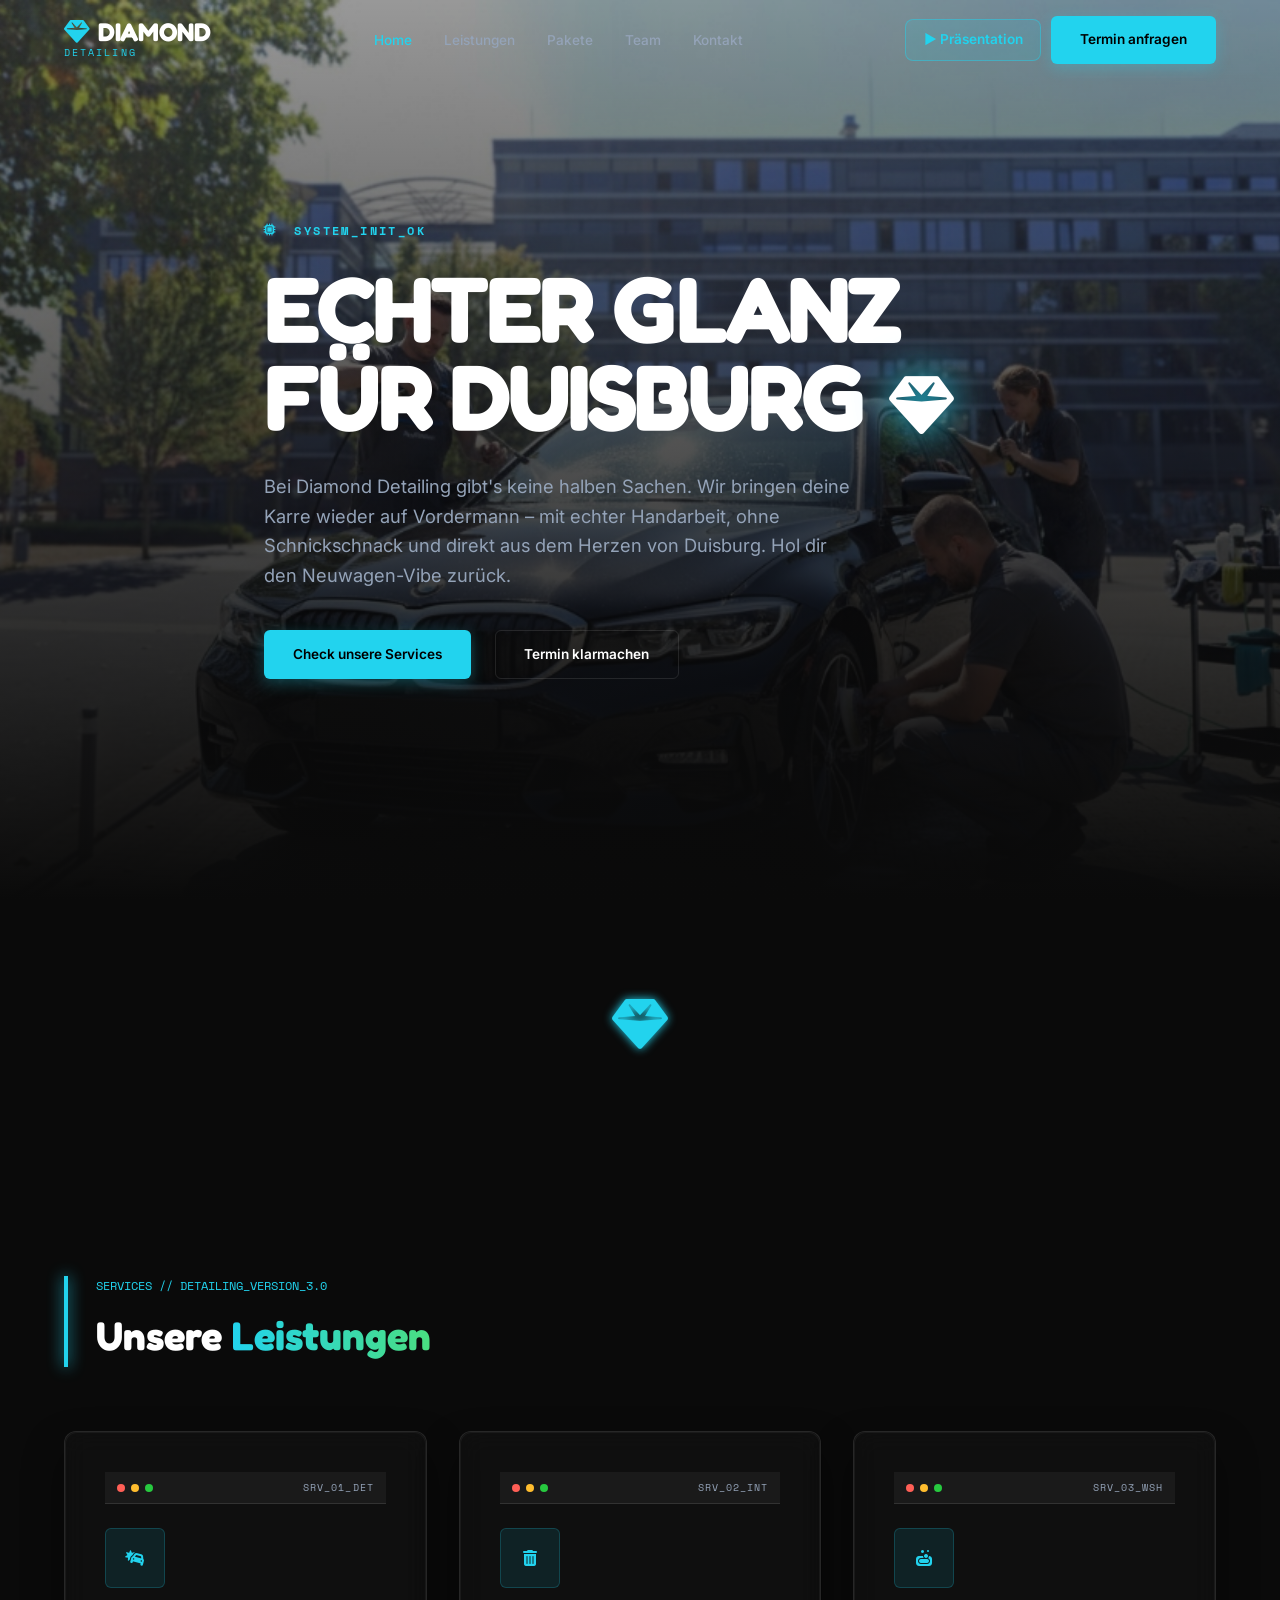
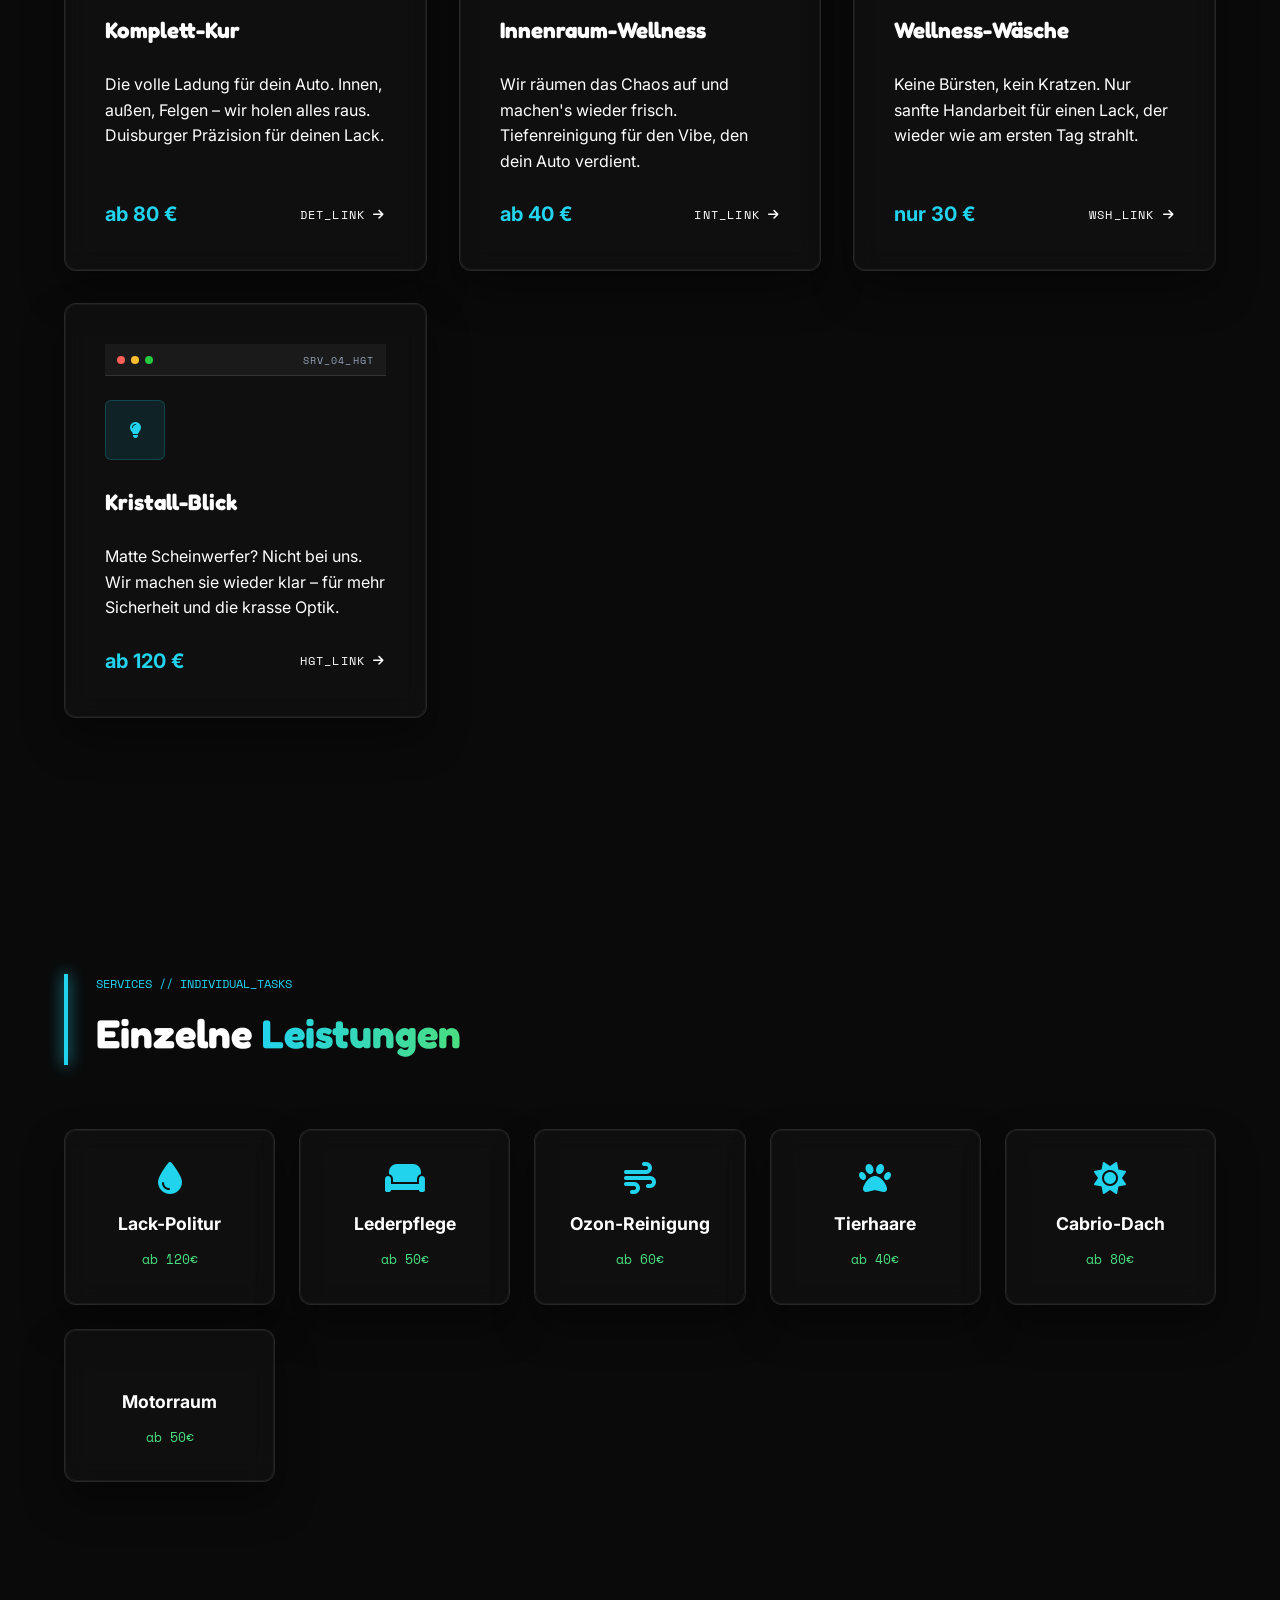
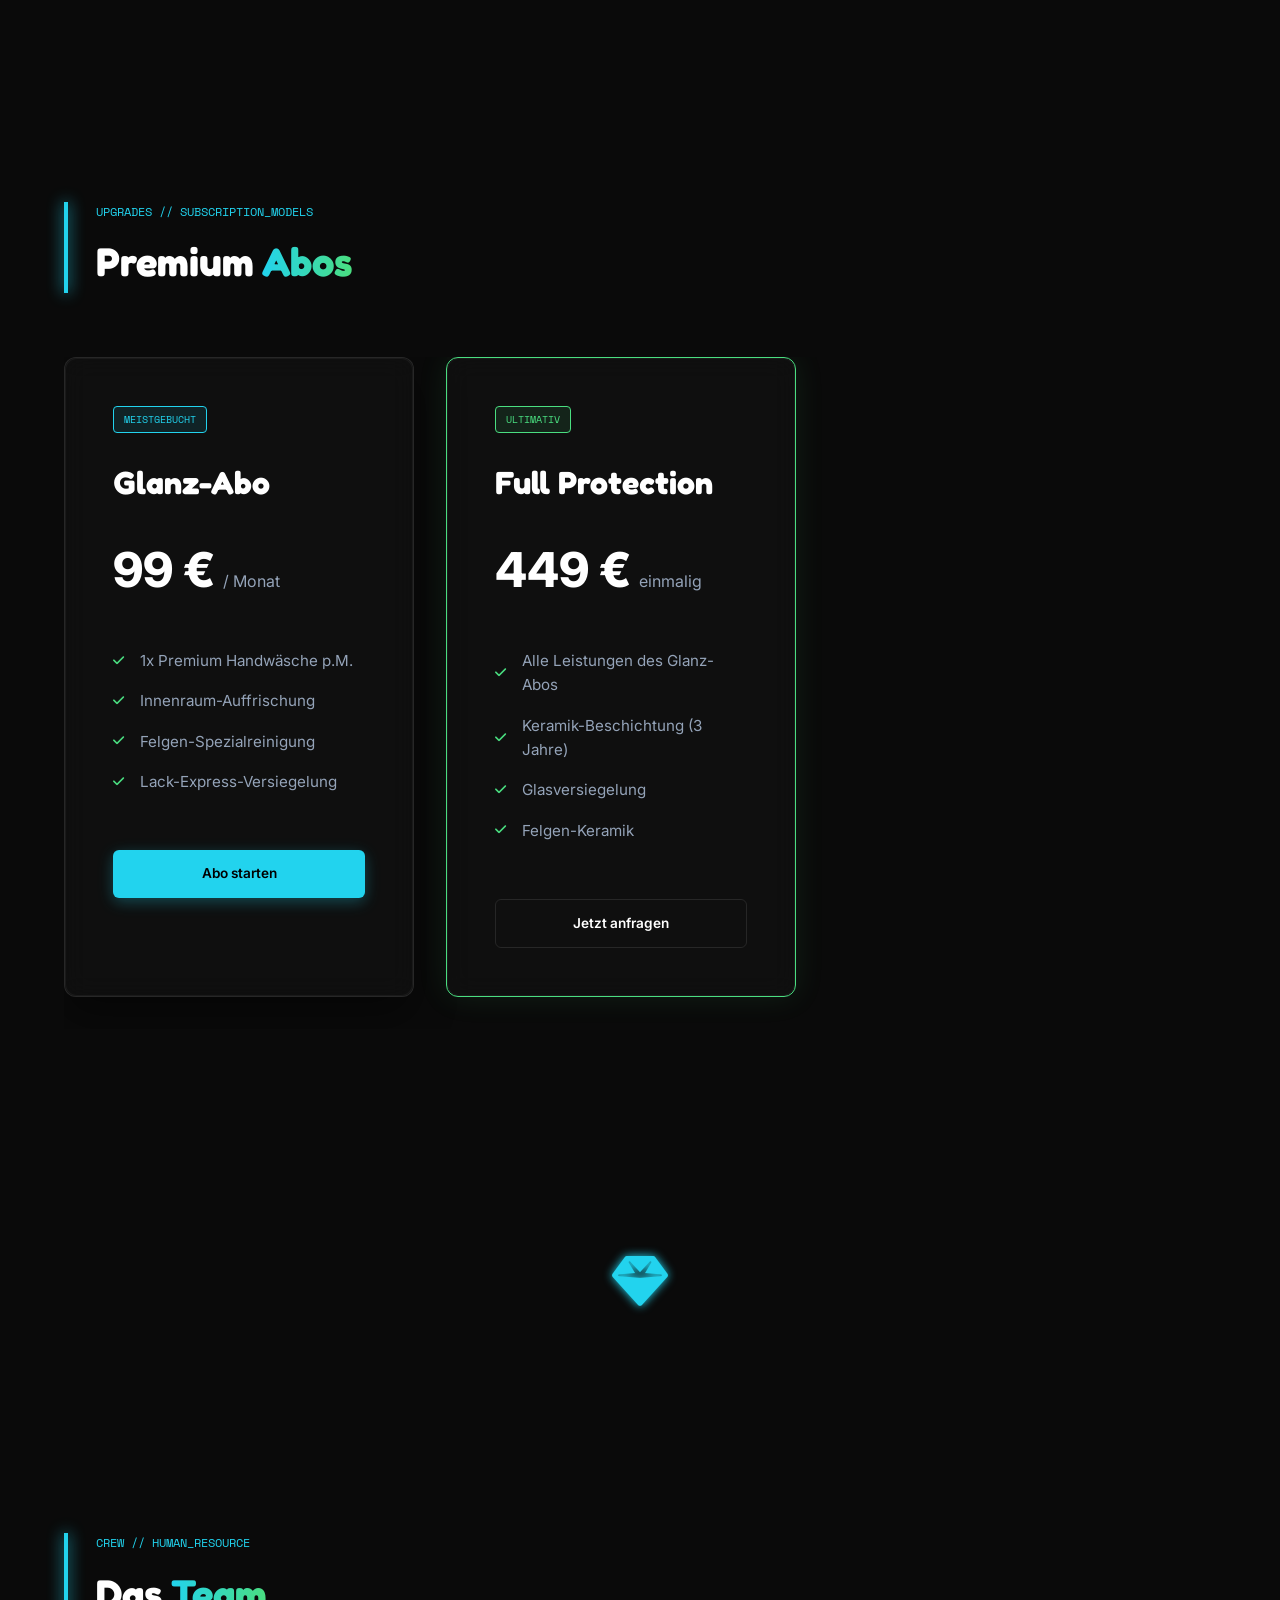
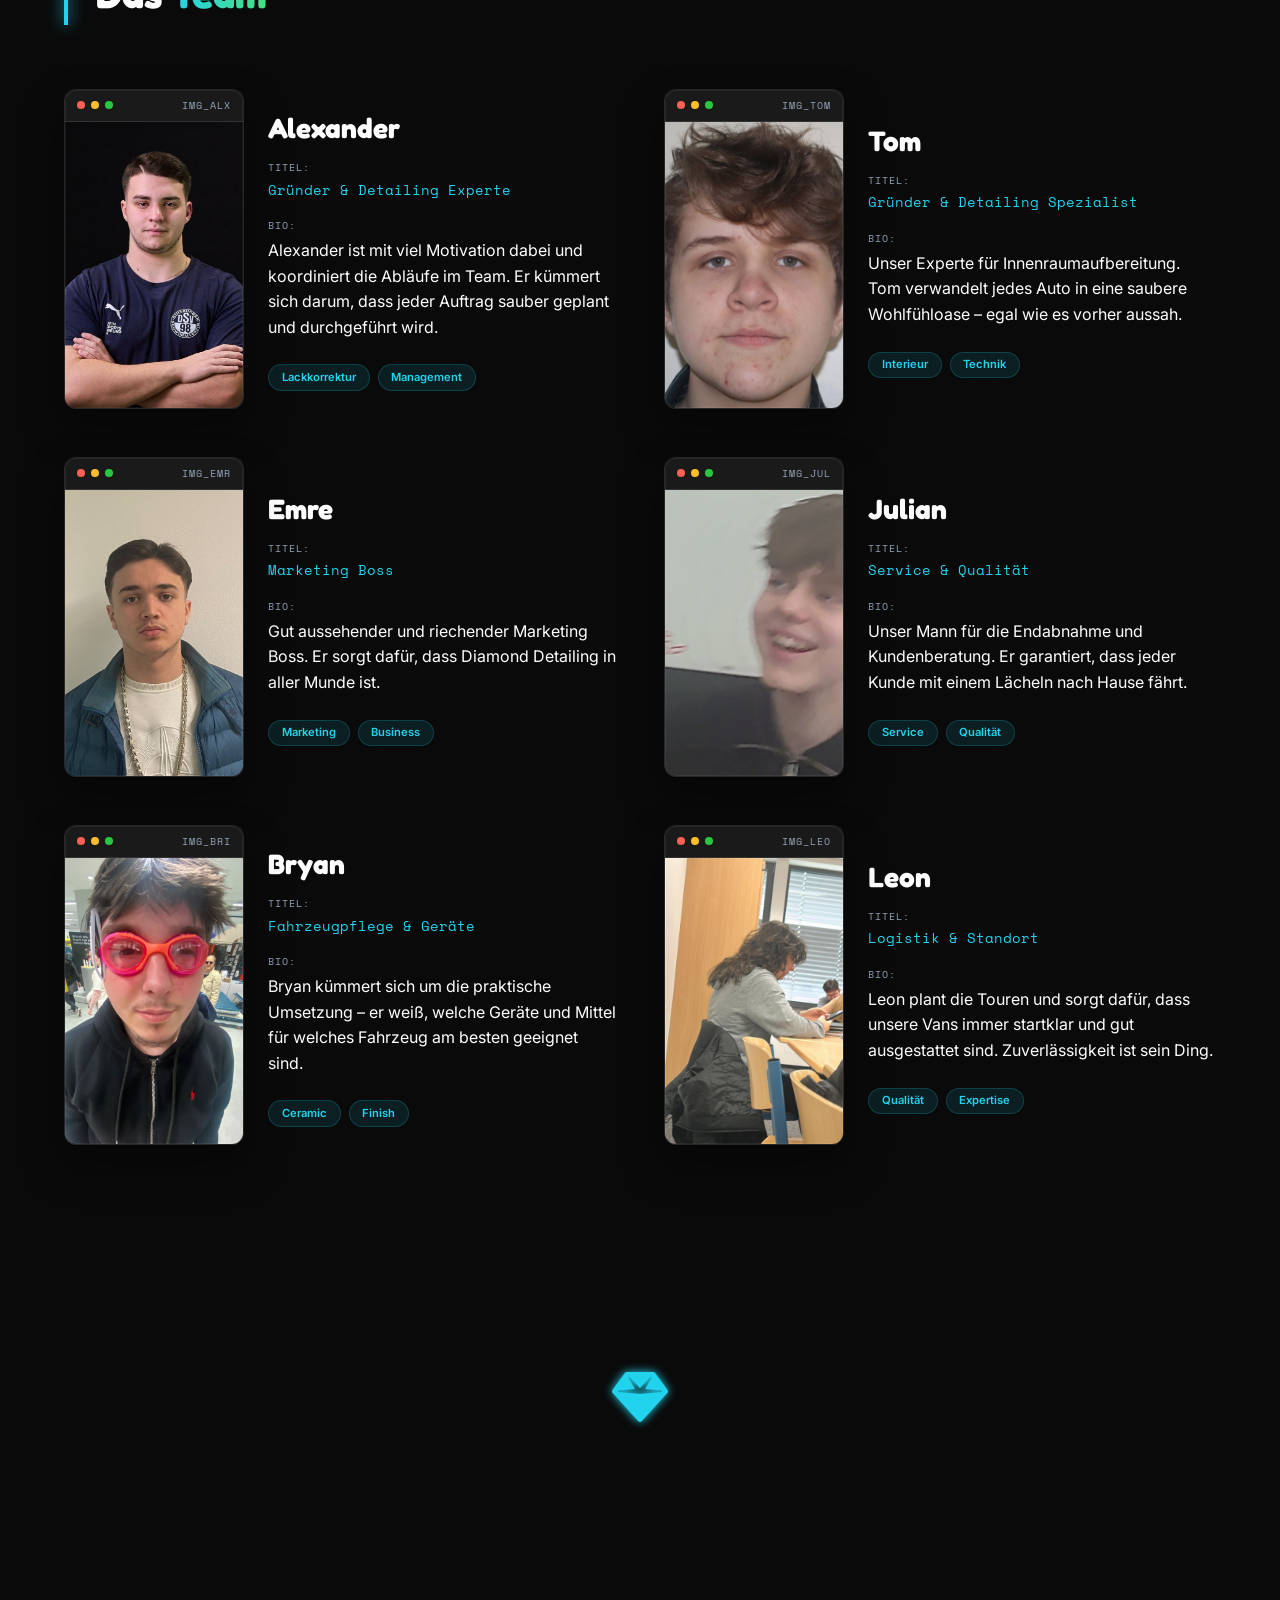
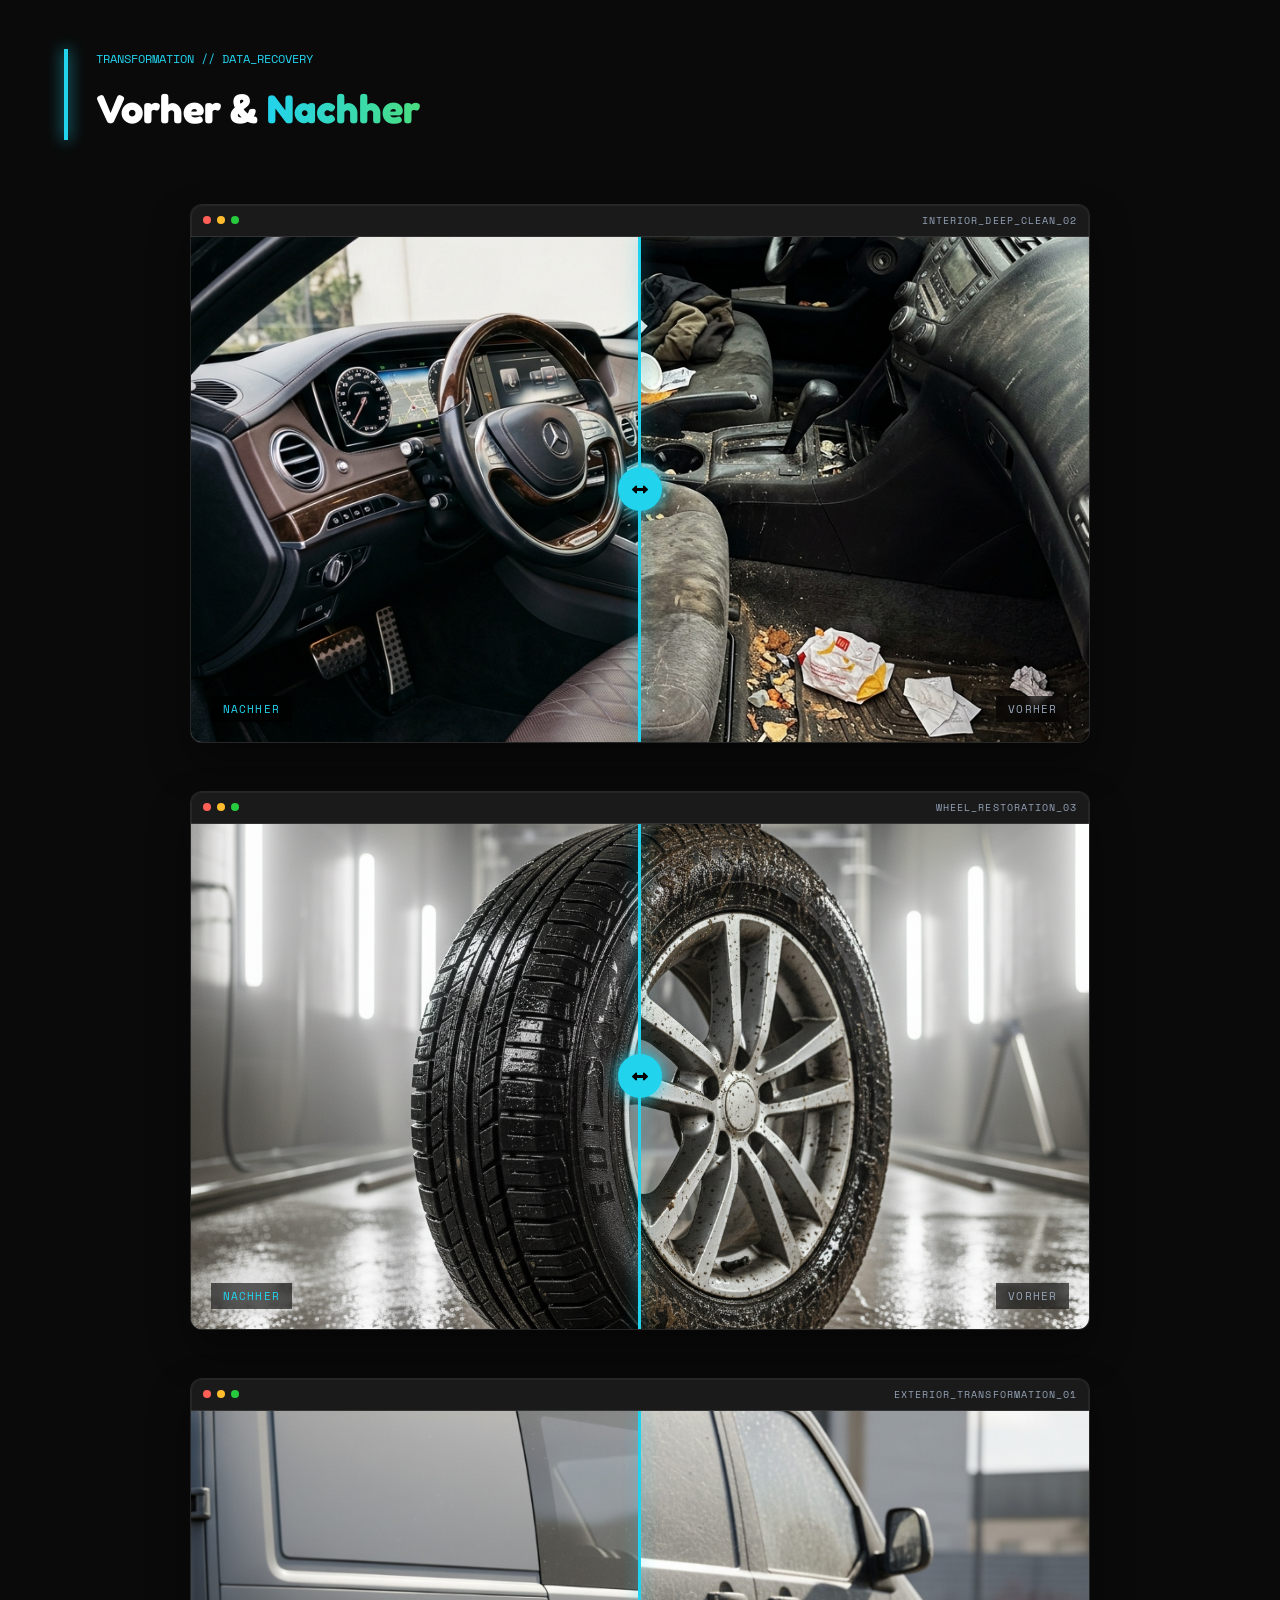
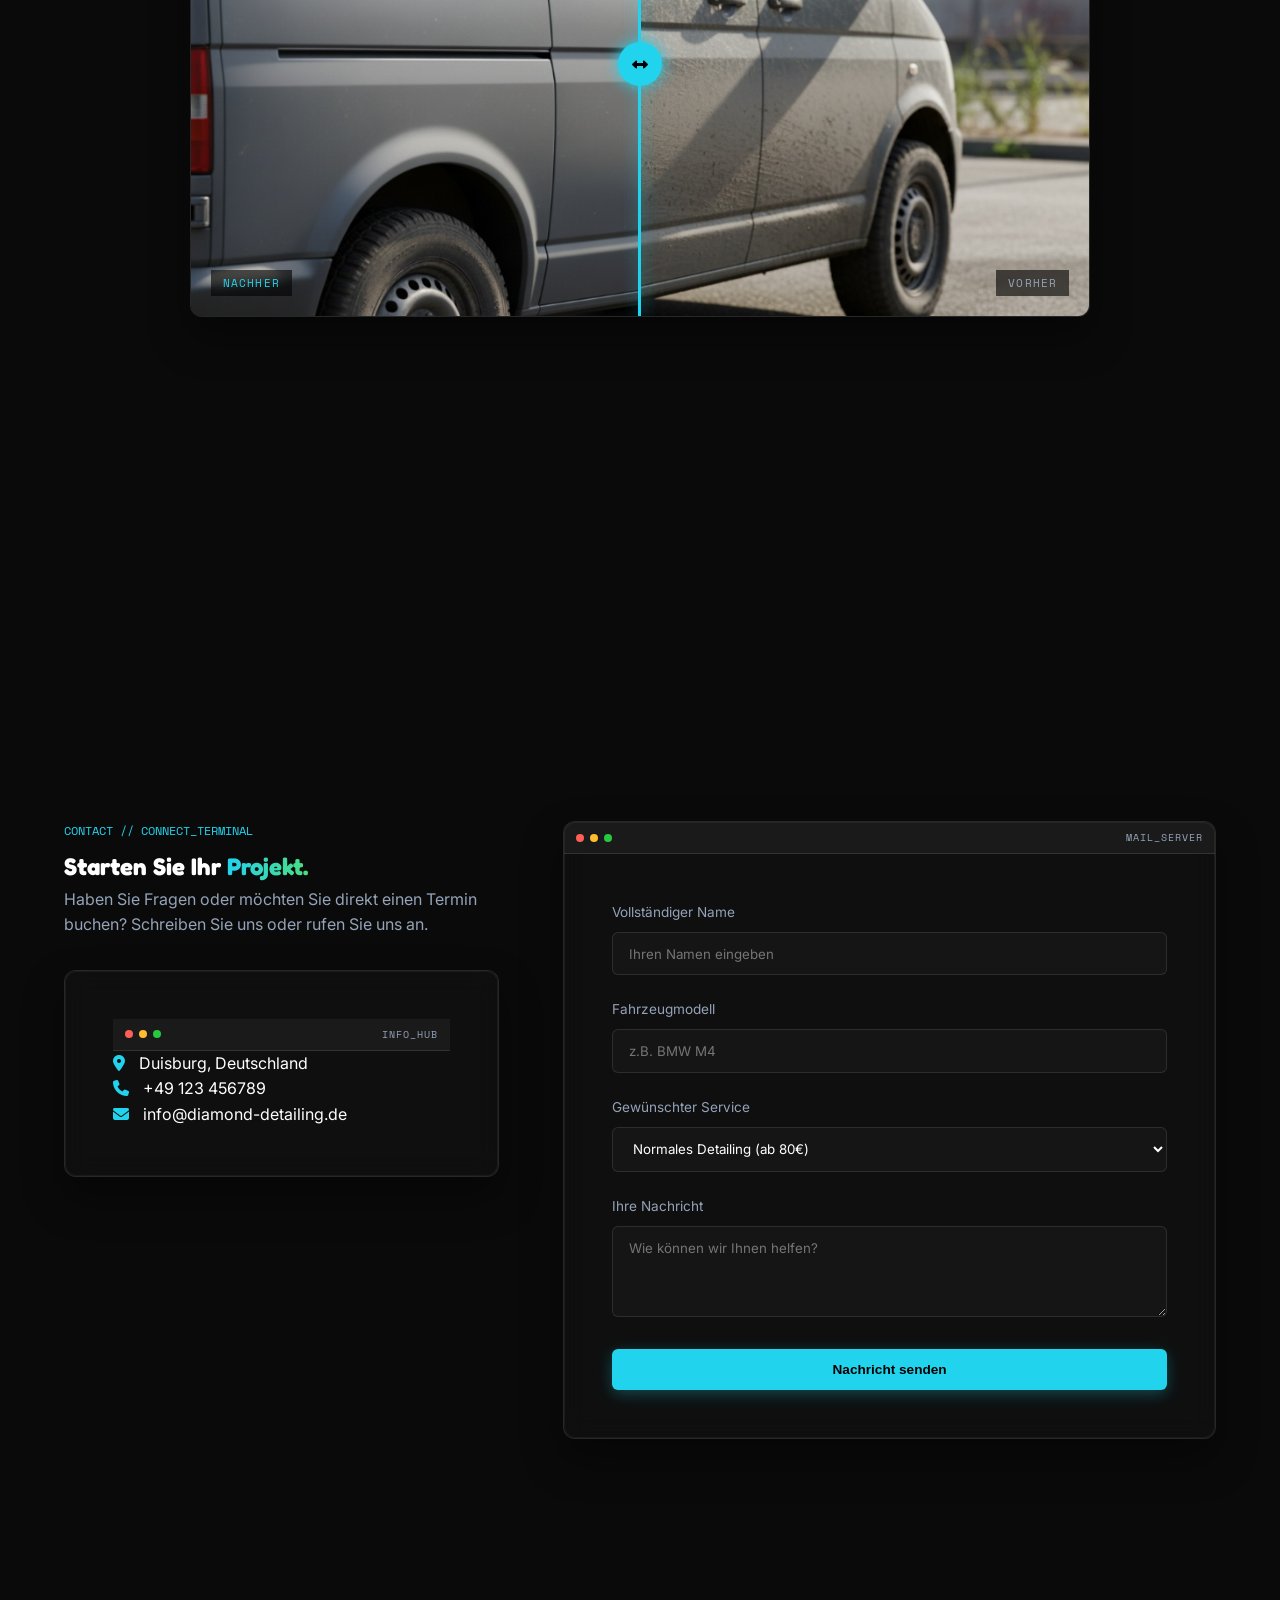
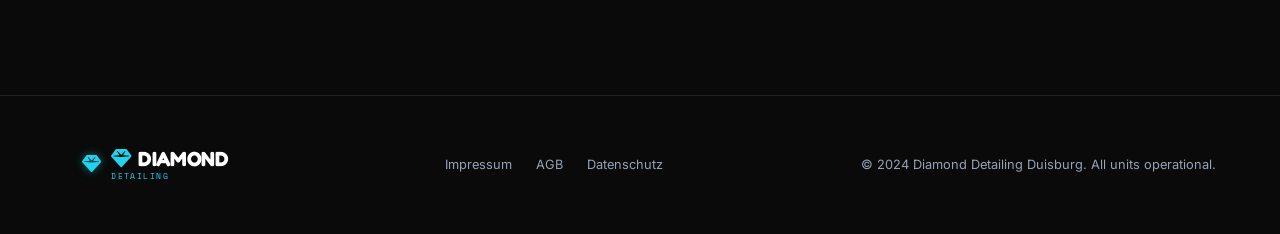
<file: index.html>
<!DOCTYPE html>
<html lang="de">

<head>
    <meta charset="UTF-8">
    <meta name="viewport" content="width=device-width, initial-scale=1.0">
    <title>Diamond Detailing | Premium Fahrzeugaufbereitung Duisburg</title>
    <meta name="description"
        content="Professionelle Fahrzeugaufbereitung in Duisburg. Diamond Detailing bietet Innenraum-Tiefenreinigung, Lackkorrektur und Scheinwerfer-Aufbereitung ab 80€.">
    <link rel="stylesheet" href="style.css">
    <!-- Font Awesome for Icons -->
    <link rel="stylesheet" href="https://cdnjs.cloudflare.com/ajax/libs/font-awesome/6.4.0/css/all.min.css">
</head>

<body>

    <!-- Background Animation -->
    <div class="bg-waves">
        <div class="wave-pattern"></div>
    </div>

    <div class="transition-overlay"></div>

    <!-- NAVIGATION -->
    <nav id="mainNav">
        <div class="container nav-content">
            <a href="#" class="logo">
                <div class="logo-text">
                    <span class="logo-main">DIAMOND</span>
                    <span class="logo-sub">DETAILING</span>
                </div>
            </a>
            <ul class="nav-links">
                <li><a href="#home" class="active">Home</a></li>
                <li><a href="#services">Leistungen</a></li>
                <li><a href="#packages">Pakete</a></li>
                <li><a href="#team">Team</a></li>
                <li><a href="#contact">Kontakt</a></li>
            </ul>
            <div class="mobile-toggle" id="mobileToggle">
                <span></span>
                <span></span>
                <span></span>
            </div>
            <div style="display:flex;gap:10px;align-items:center;">
                <a href="praesentation.html" target="_blank" class="btn" style="background:rgba(34,211,238,0.12);border:1px solid rgba(34,211,238,0.45);color:#22d3ee;padding:0.55rem 1.1rem;border-radius:8px;font-size:0.85rem;font-weight:600;display:flex;align-items:center;gap:6px;transition:all 0.3s;text-decoration:none;" onmouseover="this.style.background='rgba(34,211,238,0.22)';this.style.boxShadow='0 0 18px rgba(34,211,238,0.35)'" onmouseout="this.style.background='rgba(34,211,238,0.12)';this.style.boxShadow='none'">&#9654; Präsentation</a>
                <a href="#contact" class="btn btn-primary nav-cta">Termin anfragen</a>
            </div>
        </div>
    </nav>

    <!-- HERO SECTION -->
    <section class="hero" id="home">
        <div class="hero-bg">
            <img src="hero_bmw.jpg" alt="Diamond Detailing BMW" class="hero-img">
            <div class="hero-overlay"></div>
            <div class="hero-hud">
                <div class="hero-scanline"></div>
            </div>
        </div>
        <div class="container hero-content">
            <div class="hero-label mono reveal">
                <i class="fa-solid fa-microchip"></i> <span>SYSTEM_INIT_OK</span>
            </div>
            <h1 class="reveal">Echter Glanz für Duisburg <i class="fa-solid fa-gem"></i></h1>
            <p class="reveal">Bei Diamond Detailing gibt's keine halben Sachen. Wir bringen deine Karre wieder auf
                Vordermann – mit echter Handarbeit, ohne Schnickschnack und direkt aus dem Herzen von Duisburg. Hol dir
                den Neuwagen-Vibe zurück.</p>
            <div class="hero-actions reveal">
                <a href="#services" class="btn btn-primary">Check unsere Services</a>
                <a href="#contact" class="btn btn-outline">Termin klarmachen</a>
            </div>
        </div>
    </section>

    <!-- SERVICES -->
    <div class="diamond-divider reveal"><i class="fa-solid fa-gem"></i></div>
    <section class="services" id="services">
        <div class="container">
            <div class="section-header reveal">
                <span class="section-tag">SERVICES // DETAILING_VERSION_3.0</span>
                <h2>Unsere <span class="text-gradient">Leistungen</span></h2>
            </div>

            <div class="services-grid">
                <!-- Service 1 -->
                <a href="services/detailing.html" class="window-frame service-card reveal">
                    <div class="window-header">
                        <div class="window-dot dot-red"></div>
                        <div class="window-dot dot-yellow"></div>
                        <div class="window-dot dot-green"></div>
                        <div class="window-title">SRV_01_DET</div>
                    </div>
                    <div class="service-icon-wrap">
                        <i class="fa-solid fa-car-burst"></i>
                    </div>
                    <h3>Komplett-Kur</h3>
                    <p>Die volle Ladung für dein Auto. Innen, außen, Felgen – wir holen alles raus. Duisburger Präzision
                        für deinen Lack.</p>
                    <div class="service-footer">
                        <span class="service-price">ab 80 €</span>
                        <span class="mono">DET_LINK <i class="fa-solid fa-arrow-right"></i></span>
                    </div>
                </a>

                <!-- Service 2 -->
                <a href="services/interior.html" class="window-frame service-card reveal">
                    <div class="window-header">
                        <div class="window-dot dot-red"></div>
                        <div class="window-dot dot-yellow"></div>
                        <div class="window-dot dot-green"></div>
                        <div class="window-title">SRV_02_INT</div>
                    </div>
                    <div class="service-icon-wrap">
                        <i class="fa-solid fa-trash-can"></i>
                    </div>
                    <h3>Innenraum-Wellness</h3>
                    <p>Wir räumen das Chaos auf und machen's wieder frisch. Tiefenreinigung für den Vibe, den dein Auto
                        verdient.</p>
                    <div class="service-footer">
                        <span class="service-price">ab 40 €</span>
                        <span class="mono">INT_LINK <i class="fa-solid fa-arrow-right"></i></span>
                    </div>
                </a>

                <!-- Service 3 -->
                <a href="services/wash.html" class="window-frame service-card reveal">
                    <div class="window-header">
                        <div class="window-dot dot-red"></div>
                        <div class="window-dot dot-yellow"></div>
                        <div class="window-dot dot-green"></div>
                        <div class="window-title">SRV_03_WSH</div>
                    </div>
                    <div class="service-icon-wrap">
                        <i class="fa-solid fa-soap"></i>
                    </div>
                    <h3>Wellness-Wäsche</h3>
                    <p>Keine Bürsten, kein Kratzen. Nur sanfte Handarbeit für einen Lack, der wieder wie am ersten Tag
                        strahlt.</p>
                    <div class="service-footer">
                        <span class="service-price">nur 30 €</span>
                        <span class="mono">WSH_LINK <i class="fa-solid fa-arrow-right"></i></span>
                    </div>
                </a>

                <!-- Service 4 -->
                <a href="services/headlights.html" class="window-frame service-card reveal">
                    <div class="window-header">
                        <div class="window-dot dot-red"></div>
                        <div class="window-dot dot-yellow"></div>
                        <div class="window-dot dot-green"></div>
                        <div class="window-title">SRV_04_HGT</div>
                    </div>
                    <div class="service-icon-wrap">
                        <i class="fa-solid fa-lightbulb"></i>
                    </div>
                    <h3>Kristall-Blick</h3>
                    <p>Matte Scheinwerfer? Nicht bei uns. Wir machen sie wieder klar – für mehr Sicherheit und die
                        krasse Optik.</p>
                    <div class="service-footer">
                        <span class="service-price">ab 120 €</span>
                        <span class="mono">HGT_LINK <i class="fa-solid fa-arrow-right"></i></span>
                    </div>
                </a>
            </div>
        </div>
    </section>

    <!-- SINGLE SERVICES -->
    <section class="single-services" id="individual">
        <div class="container">
            <div class="section-header reveal">
                <span class="section-tag">SERVICES // INDIVIDUAL_TASKS</span>
                <h2>Einzelne <span class="text-gradient">Leistungen</span></h2>
            </div>
            <div class="services-mini-grid">
                <div class="mini-card window-frame reveal">
                    <i class="fa-solid fa-droplet"></i>
                    <h4>Lack-Politur</h4>
                    <span>ab 120€</span>
                </div>
                <div class="mini-card window-frame reveal">
                    <i class="fa-solid fa-couch"></i>
                    <h4>Lederpflege</h4>
                    <span>ab 50€</span>
                </div>
                <div class="mini-card window-frame reveal">
                    <i class="fa-solid fa-wind"></i>
                    <h4>Ozon-Reinigung</h4>
                    <span>ab 60€</span>
                </div>
                <div class="mini-card window-frame reveal">
                    <i class="fa-solid fa-paw"></i>
                    <h4>Tierhaare</h4>
                    <span>ab 40€</span>
                </div>
                <div class="mini-card window-frame reveal">
                    <i class="fa-solid fa-sun"></i>
                    <h4>Cabrio-Dach</h4>
                    <span>ab 80€</span>
                </div>
                <div class="mini-card window-frame reveal">
                    <i class="fa-solid fa-engine"></i>
                    <h4>Motorraum</h4>
                    <span>ab 50€</span>
                </div>
            </div>
        </div>
    </section>

    <!-- SUBSCRIPTIONS SLIDER -->
    <section class="subscriptions" id="packages">
        <div class="container">
            <div class="section-header reveal">
                <span class="section-tag">UPGRADES // SUBSCRIPTION_MODELS</span>
                <h2>Premium <span class="text-gradient">Abos</span></h2>
            </div>
            <div class="abo-slider-wrap reveal">
                <div class="abo-slider">
                    <!-- Paket 1 -->
                    <div class="window-frame package-card">
                        <div class="package-content">
                            <div class="package-badge">MEISTGEBUCHT</div>
                            <h3>Glanz-Abo</h3>
                            <div class="price-wrap">
                                <span class="price-amount">99 €</span>
                                <span class="price-period">/ Monat</span>
                            </div>
                            <ul class="package-features">
                                <li><i class="fa-solid fa-check"></i> 1x Premium Handwäsche p.M.</li>
                                <li><i class="fa-solid fa-check"></i> Innenraum-Auffrischung</li>
                                <li><i class="fa-solid fa-check"></i> Felgen-Spezialreinigung</li>
                                <li><i class="fa-solid fa-check"></i> Lack-Express-Versiegelung</li>
                            </ul>
                            <a href="#contact" class="btn btn-primary">Abo starten</a>
                        </div>
                    </div>
                    <!-- Paket 2 -->
                    <div class="window-frame package-card premium">
                        <div class="package-content">
                            <div class="package-badge">ULTIMATIV</div>
                            <h3>Full Protection</h3>
                            <div class="price-wrap">
                                <span class="price-amount">449 €</span>
                                <span class="price-period">einmalig</span>
                            </div>
                            <ul class="package-features">
                                <li><i class="fa-solid fa-check"></i> Alle Leistungen des Glanz-Abos</li>
                                <li><i class="fa-solid fa-check"></i> Keramik-Beschichtung (3 Jahre)</li>
                                <li><i class="fa-solid fa-check"></i> Glasversiegelung</li>
                                <li><i class="fa-solid fa-check"></i> Felgen-Keramik</li>
                            </ul>
                            <a href="#contact" class="btn btn-outline">Jetzt anfragen</a>
                        </div>
                    </div>
                </div>
            </div>
        </div>
    </section>

    <!-- TEAM -->
    <div class="diamond-divider reveal"><i class="fa-solid fa-gem"></i></div>
    <section class="team" id="team">
        <div class="container">
            <div class="section-header reveal">
                <span class="section-tag">CREW // HUMAN_RESOURCE</span>
                <h2>Das <span class="text-gradient">Team</span></h2>
            </div>

            <div class="team-grid">
                <!-- Alexander (Blond) -->
                <div class="team-card reveal">
                    <div class="window-frame team-image-wrap">
                        <div class="window-header">
                            <div class="window-dot dot-red"></div>
                            <div class="window-dot dot-yellow"></div>
                            <div class="window-dot dot-green"></div>
                            <div class="window-title">IMG_ALX</div>
                        </div>
                        <img src="team_2.jpg" alt="Alexander" class="team-img">
                    </div>
                    <div class="team-info">
                        <h3>Alexander</h3>
                        <div class="team-meta">
                            <div class="meta-item">
                                <span class="meta-label">Titel:</span>
                                <span class="team-role">Gründer & Detailing Experte</span>
                            </div>
                            <div class="meta-item">
                                <span class="meta-label">Bio:</span>
                                <p>Alexander ist mit viel Motivation dabei und koordiniert die Abläufe im Team. Er kümmert sich darum, dass jeder Auftrag sauber geplant und durchgeführt wird.</p>
                            </div>
                        </div>
                        <div class="skill-tags">
                            <span class="skill-tag">Lackkorrektur</span>
                            <span class="skill-tag">Management</span>
                        </div>
                    </div>
                </div>

                <!-- Tom (Blue Shirt) -->
                <div class="team-card reveal">
                    <div class="window-frame team-image-wrap">
                        <div class="window-header">
                            <div class="window-dot dot-red"></div>
                            <div class="window-dot dot-yellow"></div>
                            <div class="window-dot dot-green"></div>
                            <div class="window-title">IMG_TOM</div>
                        </div>
                        <img src="team_1.jpg" alt="Tom" class="team-img">
                    </div>
                    <div class="team-info">
                        <h3>Tom</h3>
                        <div class="team-meta">
                            <div class="meta-item">
                                <span class="meta-label">Titel:</span>
                                <span class="team-role">Gründer & Detailing Spezialist</span>
                            </div>
                            <div class="meta-item">
                                <span class="meta-label">Bio:</span>
                                <p>Unser Experte für Innenraumaufbereitung. Tom verwandelt jedes Auto in eine saubere
                                    Wohlfühloase – egal wie es vorher aussah.</p>
                            </div>
                        </div>
                        <div class="skill-tags">
                            <span class="skill-tag">Interieur</span>
                            <span class="skill-tag">Technik</span>
                        </div>
                    </div>
                </div>

                <!-- Emre -->
                <div class="team-card reveal">
                    <div class="window-frame team-image-wrap">
                        <div class="window-header">
                            <div class="window-dot dot-red"></div>
                            <div class="window-dot dot-yellow"></div>
                            <div class="window-dot dot-green"></div>
                            <div class="window-title">IMG_EMR</div>
                        </div>
                        <img src="emre.jpg" alt="Emre Boss" class="team-img" style="object-position: center top;">
                    </div>
                    <div class="team-info">
                        <h3>Emre</h3>
                        <div class="team-meta">
                            <div class="meta-item">
                                <span class="meta-label">Titel:</span>
                                <span class="team-role">Marketing Boss</span>
                            </div>
                            <div class="meta-item">
                                <span class="meta-label">Bio:</span>
                                <p>Gut aussehender und riechender Marketing Boss. Er sorgt dafür, dass Diamond Detailing
                                    in aller Munde ist.</p>
                            </div>
                        </div>
                        <div class="skill-tags">
                            <span class="skill-tag">Marketing</span>
                            <span class="skill-tag">Business</span>
                        </div>
                    </div>
                </div>

                <!-- Julian -->
                <div class="team-card reveal">
                    <div class="window-frame team-image-wrap">
                        <div class="window-header">
                            <div class="window-dot dot-red"></div>
                            <div class="window-dot dot-yellow"></div>
                            <div class="window-dot dot-green"></div>
                            <div class="window-title">IMG_JUL</div>
                        </div>
                        <img src="team_4.jpg" alt="Julian" class="team-img" style="object-position: center top;">
                    </div>
                    <div class="team-info">
                        <h3>Julian</h3>
                        <div class="team-meta">
                            <div class="meta-item">
                                <span class="meta-label">Titel:</span>
                                <span class="team-role">Service & Qualität</span>
                            </div>
                            <div class="meta-item">
                                <span class="meta-label">Bio:</span>
                                <p>Unser Mann für die Endabnahme und Kundenberatung. Er garantiert, dass jeder Kunde mit
                                    einem Lächeln nach Hause fährt.</p>
                            </div>
                        </div>
                        <div class="skill-tags">
                            <span class="skill-tag">Service</span>
                            <span class="skill-tag">Qualität</span>
                        </div>
                    </div>
                </div>

                <!-- Brian -->
                <div class="team-card reveal">
                    <div class="window-frame team-image-wrap">
                        <div class="window-header">
                            <div class="window-dot dot-red"></div>
                            <div class="window-dot dot-yellow"></div>
                            <div class="window-dot dot-green"></div>
                            <div class="window-title">IMG_BRI</div>
                        </div>
                        <img src="bryan_photo.jpeg" alt="Bryan" class="team-img" style="object-position: center top;" onerror="this.style.opacity='0.3'">
                    </div>
                    <div class="team-info">
                        <h3>Bryan</h3>
                        <div class="team-meta">
                            <div class="meta-item">
                                <span class="meta-label">Titel:</span>
                                <span class="team-role">Fahrzeugpflege & Geräte</span>
                            </div>
                            <div class="meta-item">
                                <span class="meta-label">Bio:</span>
                                <p>Bryan kümmert sich um die praktische Umsetzung – er weiß, welche Geräte und Mittel für welches Fahrzeug am besten geeignet sind.</p>
                            </div>
                        </div>
                        <div class="skill-tags">
                            <span class="skill-tag">Ceramic</span>
                            <span class="skill-tag">Finish</span>
                        </div>
                    </div>
                </div>

                <!-- Leon -->
                <div class="team-card reveal">
                    <div class="window-frame team-image-wrap">
                        <div class="window-header">
                            <div class="window-dot dot-red"></div>
                            <div class="window-dot dot-yellow"></div>
                            <div class="window-dot dot-green"></div>
                            <div class="window-title">IMG_LEO</div>
                        </div>
                        <img src="leon_photo.jpeg" alt="Leon" class="team-img" style="object-position: center top;" onerror="this.style.opacity='0.3'">
                    </div>
                    <div class="team-info">
                        <h3>Leon</h3>
                        <div class="team-meta">
                            <div class="meta-item">
                                <span class="meta-label">Titel:</span>
                                <span class="team-role">Logistik & Standort</span>
                            </div>
                            <div class="meta-item">
                                <span class="meta-label">Bio:</span>
                                <p>Leon plant die Touren und sorgt dafür, dass unsere Vans immer startklar und gut ausgestattet sind. Zuverlässigkeit ist sein Ding.</p>
                            </div>
                        </div>
                        <div class="skill-tags">
                            <span class="skill-tag">Qualität</span>
                            <span class="skill-tag">Expertise</span>
                        </div>
                    </div>
                </div>

            </div>
        </div>
    </section>

    <!-- RESULTS / COMPARISON -->
    <div class="diamond-divider reveal"><i class="fa-solid fa-gem"></i></div>
    <section class="results" id="results">
        <div class="container">
            <div class="section-header reveal">
                <span class="section-tag">TRANSFORMATION // DATA_RECOVERY</span>
                <h2>Vorher & <span class="text-gradient">Nachher</span></h2>
            </div>

            <!-- Interior Slider (SWAPPED TO TOP) -->
            <div class="window-frame comparison-container reveal" style="margin-bottom: 3rem;">
                <div class="window-header">
                    <div class="window-dot dot-red"></div>
                    <div class="window-dot dot-yellow"></div>
                    <div class="window-dot dot-green"></div>
                    <div class="window-title">INTERIOR_DEEP_CLEAN_02</div>
                </div>
                <div class="comparison-slider">
                    <div class="img-before">
                        <img src="before_interior.png" alt="Vorher Interior">
                        <div class="label label-before">VORHER</div>
                    </div>
                    <div class="img-after">
                        <img src="after_interior.png" alt="Nachher Interior">
                        <div class="label label-after">NACHHER</div>
                    </div>
                    <input type="range" min="0" max="100" value="50" class="slider">
                    <div class="slider-line"></div>
                    <div class="slider-button"><i class="fa-solid fa-left-right"></i></div>
                </div>
            </div>

            <!-- Wheels Slider -->
            <div class="window-frame comparison-container reveal" style="margin-bottom: 3rem;">
                <div class="window-header">
                    <div class="window-dot dot-red"></div>
                    <div class="window-dot dot-yellow"></div>
                    <div class="window-dot dot-green"></div>
                    <div class="window-title">WHEEL_RESTORATION_03</div>
                </div>
                <div class="comparison-slider">
                    <div class="img-before">
                        <img src="before_wheels_new.png" alt="Vorher Felgen">
                        <div class="label label-before">VORHER</div>
                    </div>
                    <div class="img-after">
                        <img src="after_wheels_new.png" alt="Nachher Felgen">
                        <div class="label label-after">NACHHER</div>
                    </div>
                    <input type="range" min="0" max="100" value="50" class="slider">
                    <div class="slider-line"></div>
                    <div class="slider-button"><i class="fa-solid fa-left-right"></i></div>
                </div>
            </div>

            <!-- Exterior Slider (OLD) -->
            <div class="window-frame comparison-container reveal">
                <div class="window-header">
                    <div class="window-dot dot-red"></div>
                    <div class="window-dot dot-yellow"></div>
                    <div class="window-dot dot-green"></div>
                    <div class="window-title">EXTERIOR_TRANSFORMATION_01</div>
                </div>
                <div class="comparison-slider">
                    <div class="img-before">
                        <img src="before.jpg" alt="Vorher">
                        <div class="label label-before">VORHER</div>
                    </div>
                    <div class="img-after">
                        <img src="after.jpg" alt="Nachher">
                        <div class="label label-after">NACHHER</div>
                    </div>
                    <input type="range" min="0" max="100" value="50" class="slider">
                    <div class="slider-line"></div>
                    <div class="slider-button"><i class="fa-solid fa-left-right"></i></div>
                </div>
            </div>
        </div>
    </section>

    <!-- CONTACT -->
    <div class="diamond-divider reveal"><i class="fa-solid fa-gem"></i></div>
    <section class="contact" id="contact">
        <div class="container">
            <div class="contact-grid">
                <div class="reveal">
                    <span class="section-tag">CONTACT // CONNECT_TERMINAL</span>
                    <h2>Starten Sie Ihr <span class="text-gradient">Projekt.</span></h2>
                    <p style="color: var(--text-muted); margin-bottom: 2rem;">Haben Sie Fragen oder möchten Sie direkt
                        einen Termin buchen? Schreiben Sie uns oder rufen Sie uns an.</p>

                    <div class="contact-card window-frame" style="margin-bottom: 2rem;">
                        <div class="window-header">
                            <div class="window-dot dot-red"></div>
                            <div class="window-dot dot-yellow"></div>
                            <div class="window-dot dot-green"></div>
                            <div class="window-title">INFO_HUB</div>
                        </div>
                        <p><i class="fa-solid fa-location-dot" style="color: var(--cyan); margin-right: 10px;"></i>
                            Duisburg, Deutschland</p>
                        <p><i class="fa-solid fa-phone" style="color: var(--cyan); margin-right: 10px;"></i> +49 123
                            456789</p>
                        <p><i class="fa-solid fa-envelope" style="color: var(--cyan); margin-right: 10px;"></i>
                            info@diamond-detailing.de</p>
                    </div>
                </div>

                <div class="window-frame reveal">
                    <div class="window-header">
                        <div class="window-dot dot-red"></div>
                        <div class="window-dot dot-yellow"></div>
                        <div class="window-dot dot-green"></div>
                        <div class="window-title">MAIL_SERVER</div>
                    </div>
                    <div class="contact-card">
                        <form id="bookingForm">
                            <div class="form-group">
                                <label>Vollständiger Name</label>
                                <input type="text" placeholder="Ihren Namen eingeben" required>
                            </div>
                            <div class="form-group">
                                <label>Fahrzeugmodell</label>
                                <input type="text" placeholder="z.B. BMW M4" required>
                            </div>
                            <div class="form-group">
                                <label>Gewünschter Service</label>
                                <select>
                                    <option>Normales Detailing (ab 80€)</option>
                                    <option>Auto Ausmisten</option>
                                    <option>Fahrzeugwäsche</option>
                                    <option>Scheinwerfer-Aufbereitung</option>
                                </select>
                            </div>
                            <div class="form-group">
                                <label>Ihre Nachricht</label>
                                <textarea rows="4" placeholder="Wie können wir Ihnen helfen?"></textarea>
                            </div>
                            <button type="submit" class="btn btn-primary" style="width: 100%;">Nachricht senden</button>
                        </form>
                    </div>
                </div>
            </div>
        </div>
    </section>

    <footer>
        <div class="container footer-content">
            <a href="#" class="logo" style="transform: scale(0.8); origin: left center;">
                <div class="logo-diamond"><i class="fa-solid fa-gem"></i></div>
                <div class="logo-text">
                    <span class="logo-main">DIAMOND</span>
                    <span class="logo-sub">DETAILING</span>
                </div>
            </a>
            <div class="footer-links">
                <a href="impressum.html">Impressum</a>
                <a href="agb.html">AGB</a>
                <a href="datenschutz.html">Datenschutz</a>
            </div>
            <p class="copyright">© 2024 Diamond Detailing Duisburg. All units operational.</p>
        </div>
    </footer>

    <script src="main.js"></script>

    <!-- Cookie Banner Overlay -->
    <div id="cookieBanner" class="cookie-banner">
        <div class="window-frame cookie-card">
            <div class="window-header">
                <div class="window-dot dot-red"></div>
                <div class="window-dot dot-yellow"></div>
                <div class="window-dot dot-green"></div>
                <div class="window-title">SECURITY_CHECK_v3.0</div>
            </div>
            <div class="cookie-content">
                <h3>Kurzer Check...</h3>
                <p>Wir nutzen Cookies, um Diamond Detailing für dich zu optimieren. Akzeptierst du die Datenverarbeitung
                    für den perfekten Glanz?</p>
                <div class="cookie-actions">
                    <button id="acceptCookies" class="btn btn-primary">Alles klar, Abfahrt!</button>
                    <a href="datenschutz.html" class="btn btn-outline btn-sm">Details</a>
                </div>
            </div>
        </div>
    </div>
</body>

</html>
</file>
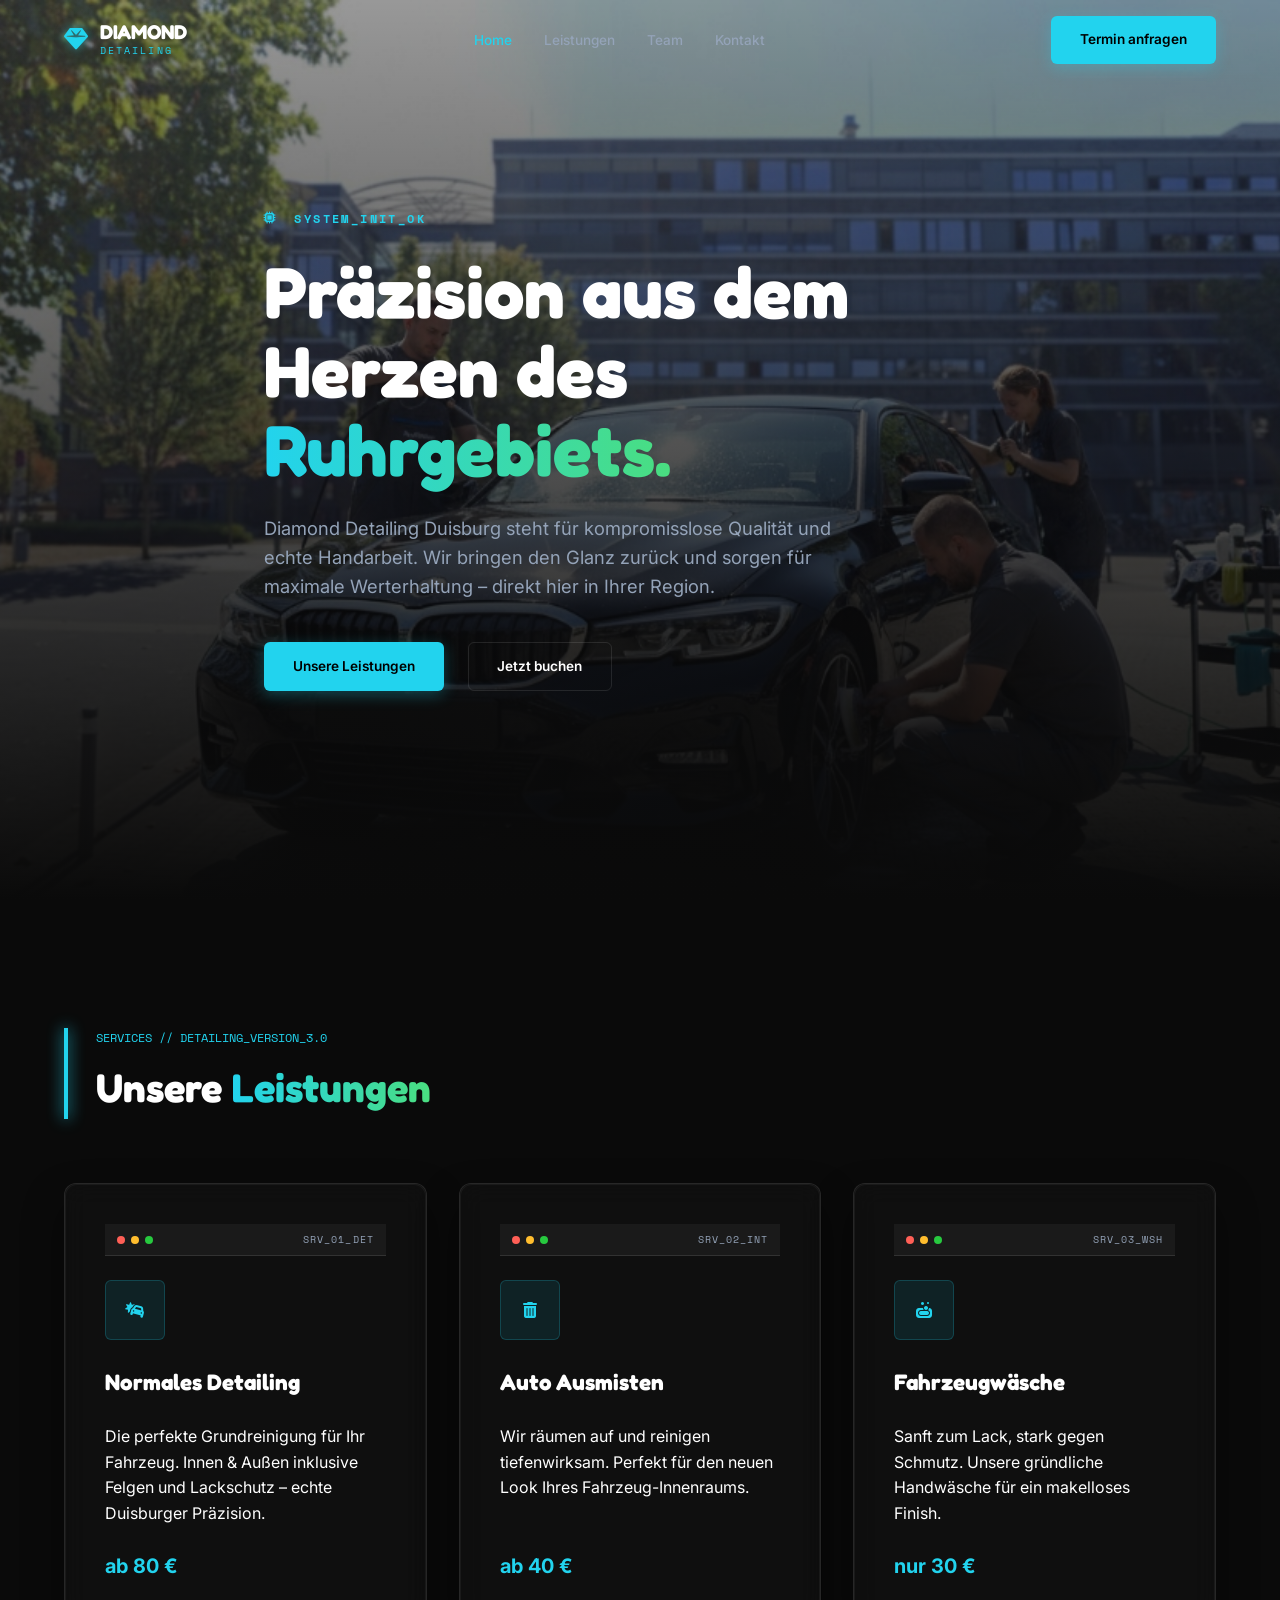
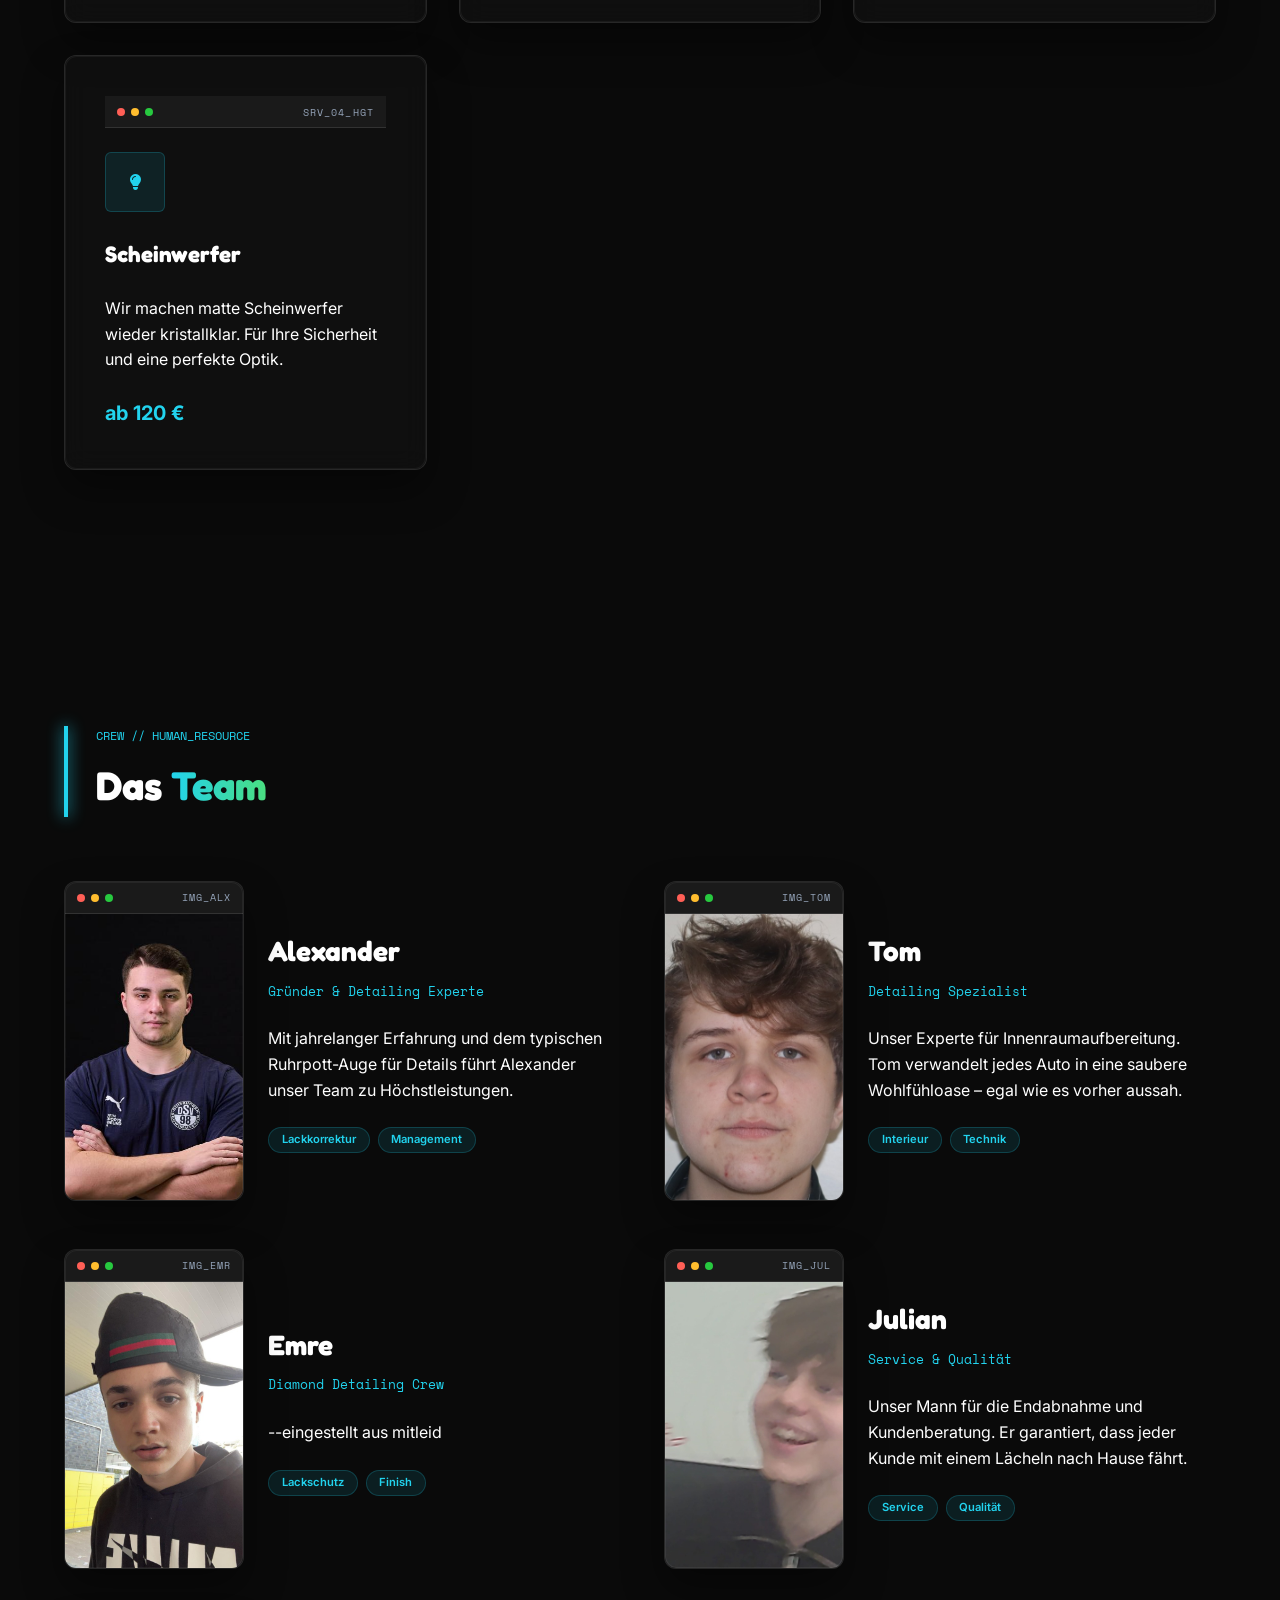
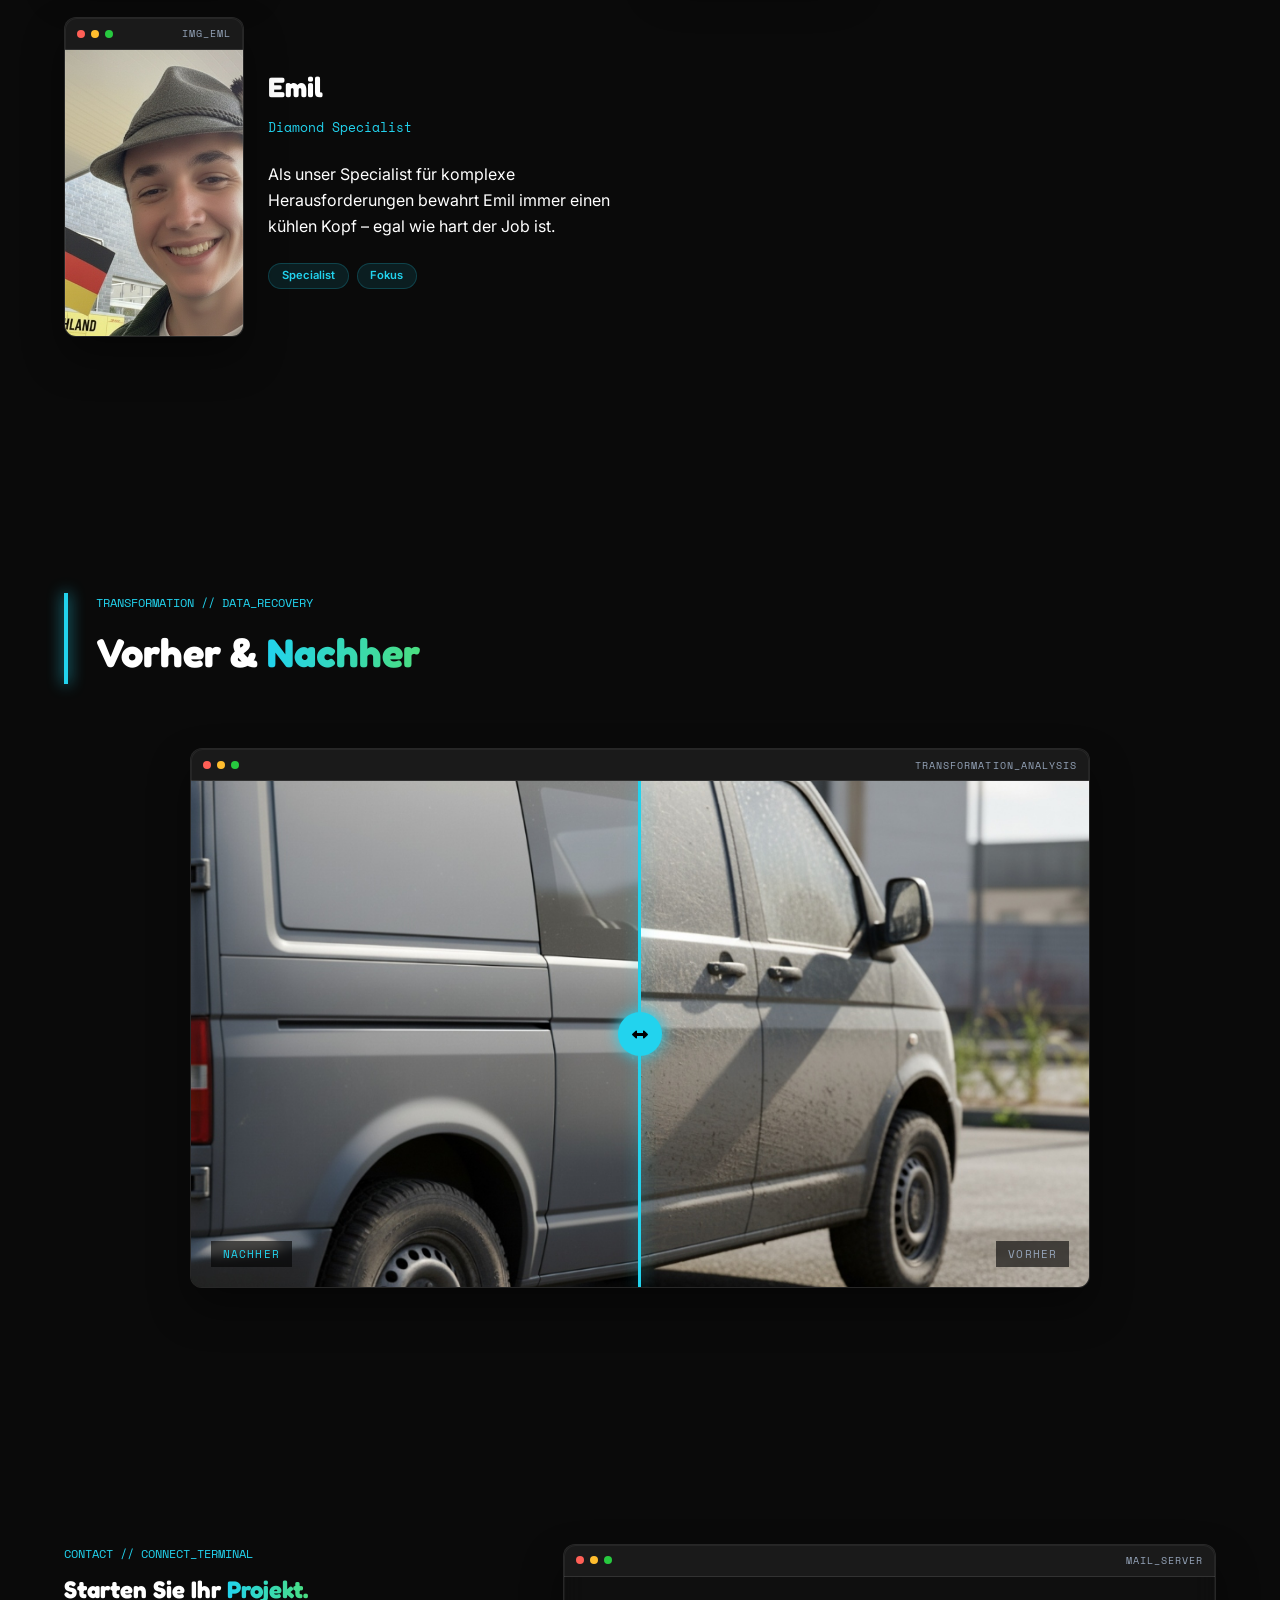
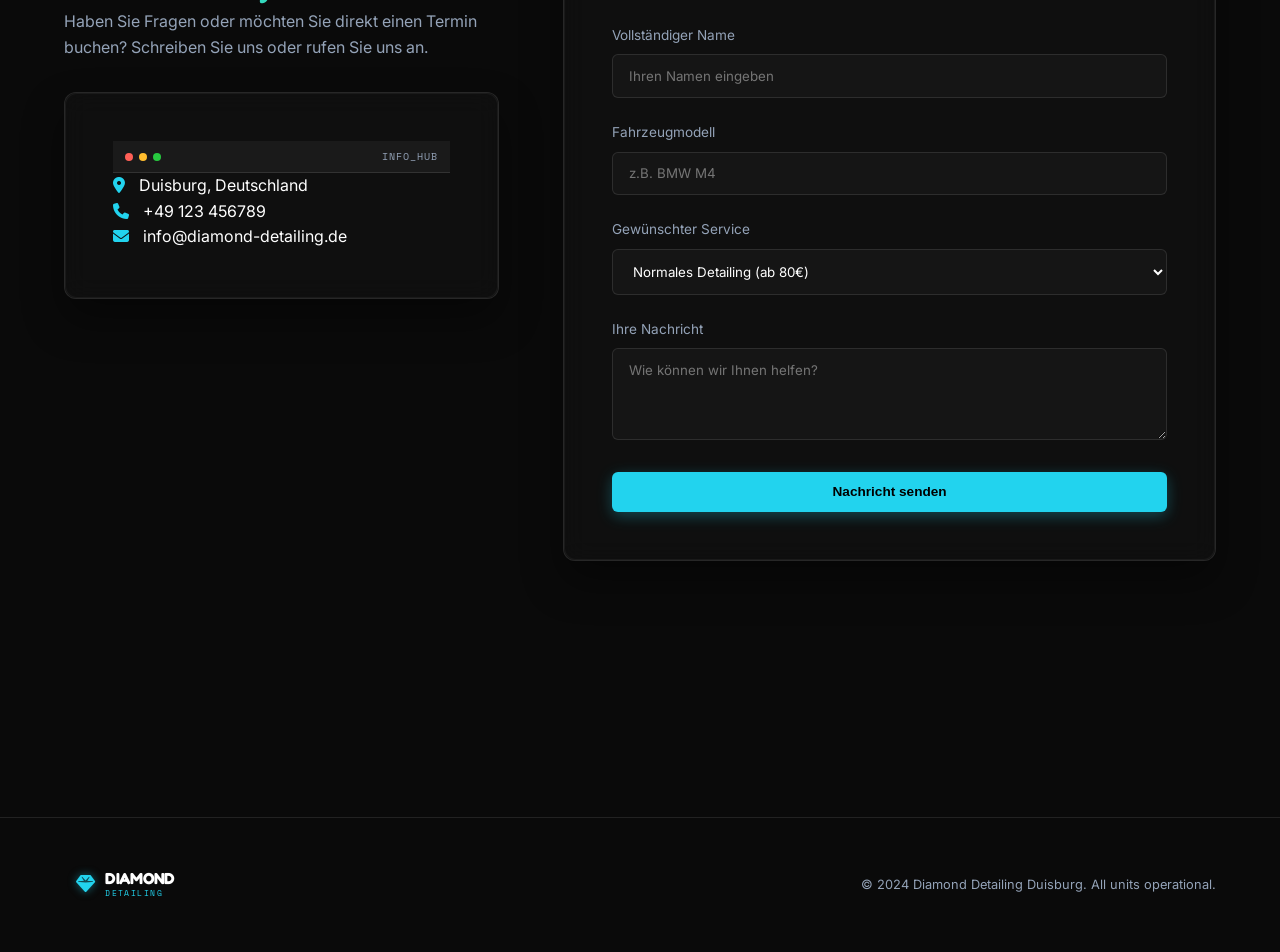
<file: github-upload/index.html>
<!DOCTYPE html>
<html lang="de">
<head>
    <meta charset="UTF-8">
    <meta name="viewport" content="width=device-width, initial-scale=1.0">
    <title>Diamond Detailing | Premium Fahrzeugaufbereitung Duisburg</title>
    <meta name="description" content="Professionelle Fahrzeugaufbereitung in Duisburg. Diamond Detailing bietet Innenraum-Tiefenreinigung, Lackkorrektur und Scheinwerfer-Aufbereitung ab 80€.">
    <link rel="stylesheet" href="style.css">
    <!-- Font Awesome for Icons -->
    <link rel="stylesheet" href="https://cdnjs.cloudflare.com/ajax/libs/font-awesome/6.4.0/css/all.min.css">
</head>
<body>

    <!-- Background Animation -->
    <div class="bg-waves">
        <div class="wave-pattern"></div>
    </div>

    <div class="transition-overlay"></div>

    <!-- NAVIGATION -->
    <nav id="mainNav">
        <div class="container nav-content">
            <a href="#" class="logo">
                <div class="logo-diamond"><i class="fa-solid fa-gem"></i></div>
                <div class="logo-text">
                    <span class="logo-main">DIAMOND</span>
                    <span class="logo-sub">DETAILING</span>
                </div>
            </a>
            <ul class="nav-links">
                <li><a href="#home" class="active">Home</a></li>
                <li><a href="#services">Leistungen</a></li>
                <li><a href="#team">Team</a></li>
                <li><a href="#contact">Kontakt</a></li>
            </ul>
            <div class="mobile-toggle" id="mobileToggle">
                <span></span>
                <span></span>
                <span></span>
            </div>
            <a href="#contact" class="btn btn-primary nav-cta">Termin anfragen</a>
        </div>
    </nav>

    <!-- HERO SECTION -->
    <section class="hero" id="home">
        <div class="hero-bg">
            <img src="hero_bmw.jpg" alt="Diamond Detailing BMW" class="hero-img">
            <div class="hero-overlay"></div>
            <div class="hero-hud">
                <div class="hero-scanline"></div>
            </div>
        </div>
        <div class="container hero-content">
            <div class="hero-label mono reveal">
                <i class="fa-solid fa-microchip"></i> <span>SYSTEM_INIT_OK</span>
            </div>
            <h1 class="reveal">Präzision aus dem Herzen des <span class="text-gradient">Ruhrgebiets.</span></h1>
            <p class="reveal">Diamond Detailing Duisburg steht für kompromisslose Qualität und echte Handarbeit. Wir bringen den Glanz zurück und sorgen für maximale Werterhaltung – direkt hier in Ihrer Region.</p>
            <div class="hero-actions reveal">
                <a href="#services" class="btn btn-primary">Unsere Leistungen</a>
                <a href="#contact" class="btn btn-outline">Jetzt buchen</a>
            </div>
        </div>
    </section>

    <!-- SERVICES -->
    <section class="services" id="services">
        <div class="container">
            <div class="section-header reveal">
                <span class="section-tag">SERVICES // DETAILING_VERSION_3.0</span>
                <h2>Unsere <span class="text-gradient">Leistungen</span></h2>
            </div>

            <div class="services-grid">
                <!-- Service 1 -->
                <div class="window-frame service-card reveal">
                    <div class="window-header">
                        <div class="window-dot dot-red"></div>
                        <div class="window-dot dot-yellow"></div>
                        <div class="window-dot dot-green"></div>
                        <div class="window-title">SRV_01_DET</div>
                    </div>
                    <div class="service-icon-wrap">
                        <i class="fa-solid fa-car-burst"></i>
                    </div>
                    <h3>Normales Detailing</h3>
                    <p>Die perfekte Grundreinigung für Ihr Fahrzeug. Innen & Außen inklusive Felgen und Lackschutz – echte Duisburger Präzision.</p>
                    <span class="service-price">ab 80 €</span>
                </div>

                <!-- Service 2 -->
                <div class="window-frame service-card reveal">
                    <div class="window-header">
                        <div class="window-dot dot-red"></div>
                        <div class="window-dot dot-yellow"></div>
                        <div class="window-dot dot-green"></div>
                        <div class="window-title">SRV_02_INT</div>
                    </div>
                    <div class="service-icon-wrap">
                        <i class="fa-solid fa-trash-can"></i>
                    </div>
                    <h3>Auto Ausmisten</h3>
                    <p>Wir räumen auf und reinigen tiefenwirksam. Perfekt für den neuen Look Ihres Fahrzeug-Innenraums.</p>
                    <span class="service-price">ab 40 €</span>
                </div>

                <!-- Service 3 -->
                <div class="window-frame service-card reveal">
                    <div class="window-header">
                        <div class="window-dot dot-red"></div>
                        <div class="window-dot dot-yellow"></div>
                        <div class="window-dot dot-green"></div>
                        <div class="window-title">SRV_03_WSH</div>
                    </div>
                    <div class="service-icon-wrap">
                        <i class="fa-solid fa-soap"></i>
                    </div>
                    <h3>Fahrzeugwäsche</h3>
                    <p>Sanft zum Lack, stark gegen Schmutz. Unsere gründliche Handwäsche für ein makelloses Finish.</p>
                    <span class="service-price">nur 30 €</span>
                </div>

                <!-- Service 4 -->
                <div class="window-frame service-card reveal">
                    <div class="window-header">
                        <div class="window-dot dot-red"></div>
                        <div class="window-dot dot-yellow"></div>
                        <div class="window-dot dot-green"></div>
                        <div class="window-title">SRV_04_HGT</div>
                    </div>
                    <div class="service-icon-wrap">
                        <i class="fa-solid fa-lightbulb"></i>
                    </div>
                    <h3>Scheinwerfer</h3>
                    <p>Wir machen matte Scheinwerfer wieder kristallklar. Für Ihre Sicherheit und eine perfekte Optik.</p>
                    <span class="service-price">ab 120 €</span>
                </div>
            </div>
        </div>
    </section>

    <!-- TEAM -->
    <section class="team" id="team">
        <div class="container">
            <div class="section-header reveal">
                <span class="section-tag">CREW // HUMAN_RESOURCE</span>
                <h2>Das <span class="text-gradient">Team</span></h2>
            </div>

            <div class="team-grid">
                <!-- Alexander (Blond) -->
                <div class="team-card reveal">
                    <div class="window-frame team-image-wrap">
                        <div class="window-header">
                            <div class="window-dot dot-red"></div>
                            <div class="window-dot dot-yellow"></div>
                            <div class="window-dot dot-green"></div>
                            <div class="window-title">IMG_ALX</div>
                        </div>
                        <img src="team_2.jpg" alt="Alexander" class="team-img">
                    </div>
                    <div class="team-info">
                        <h3>Alexander</h3>
                        <span class="team-role">Gründer & Detailing Experte</span>
                        <p>Mit jahrelanger Erfahrung und dem typischen Ruhrpott-Auge für Details führt Alexander unser Team zu Höchstleistungen.</p>
                        <div class="skill-tags">
                            <span class="skill-tag">Lackkorrektur</span>
                            <span class="skill-tag">Management</span>
                        </div>
                    </div>
                </div>

                <!-- Tom (Blue Shirt) -->
                <div class="team-card reveal">
                    <div class="window-frame team-image-wrap">
                        <div class="window-header">
                            <div class="window-dot dot-red"></div>
                            <div class="window-dot dot-yellow"></div>
                            <div class="window-dot dot-green"></div>
                            <div class="window-title">IMG_TOM</div>
                        </div>
                        <img src="team_1.jpg" alt="Tom" class="team-img">
                    </div>
                    <div class="team-info">
                        <h3>Tom</h3>
                        <span class="team-role">Detailing Spezialist</span>
                        <p>Unser Experte für Innenraumaufbereitung. Tom verwandelt jedes Auto in eine saubere Wohlfühloase – egal wie es vorher aussah.</p>
                        <div class="skill-tags">
                            <span class="skill-tag">Interieur</span>
                            <span class="skill-tag">Technik</span>
                        </div>
                    </div>
                </div>

                <!-- Emre -->
                <div class="team-card reveal">
                    <div class="window-frame team-image-wrap">
                        <div class="window-header">
                            <div class="window-dot dot-red"></div>
                            <div class="window-dot dot-yellow"></div>
                            <div class="window-dot dot-green"></div>
                            <div class="window-title">IMG_EMR</div>
                        </div>
                        <img src="team_3.jpg" alt="Emre" class="team-img" style="object-position: center top;">
                    </div>
                    <div class="team-info">
                        <h3>Emre</h3>
                        <span class="team-role">Diamond Detailing Crew</span>
                        <p>--eingestellt aus mitleid</p>
                        <div class="skill-tags">
                            <span class="skill-tag">Lackschutz</span>
                            <span class="skill-tag">Finish</span>
                        </div>
                    </div>
                </div>

                <!-- Julian -->
                <div class="team-card reveal">
                    <div class="window-frame team-image-wrap">
                        <div class="window-header">
                            <div class="window-dot dot-red"></div>
                            <div class="window-dot dot-yellow"></div>
                            <div class="window-dot dot-green"></div>
                            <div class="window-title">IMG_JUL</div>
                        </div>
                        <img src="team_4.jpg" alt="Julian" class="team-img" style="object-position: center top;">
                    </div>
                    <div class="team-info">
                        <h3>Julian</h3>
                        <span class="team-role">Service &amp; Qualität</span>
                        <p>Unser Mann für die Endabnahme und Kundenberatung. Er garantiert, dass jeder Kunde mit einem Lächeln nach Hause fährt.</p>
                        <div class="skill-tags">
                            <span class="skill-tag">Service</span>
                            <span class="skill-tag">Qualität</span>
                        </div>
                    </div>
                </div>

                <!-- Emil -->
                <div class="team-card reveal">
                    <div class="window-frame team-image-wrap">
                        <div class="window-header">
                            <div class="window-dot dot-red"></div>
                            <div class="window-dot dot-yellow"></div>
                            <div class="window-dot dot-green"></div>
                            <div class="window-title">IMG_EML</div>
                        </div>
                        <img src="team_5.jpg" alt="Emil" class="team-img" style="object-position: center top;">
                    </div>
                    <div class="team-info">
                        <h3>Emil</h3>
                        <span class="team-role">Diamond Specialist</span>
                        <p>Als unser Specialist für komplexe Herausforderungen bewahrt Emil immer einen kühlen Kopf – egal wie hart der Job ist.</p>
                        <div class="skill-tags">
                            <span class="skill-tag">Specialist</span>
                            <span class="skill-tag">Fokus</span>
                        </div>
                    </div>
                </div>
            </div>
        </div>
    </section>

    <!-- RESULTS / COMPARISON -->
    <section class="results" id="results">
        <div class="container">
            <div class="section-header reveal">
                <span class="section-tag">TRANSFORMATION // DATA_RECOVERY</span>
                <h2>Vorher & <span class="text-gradient">Nachher</span></h2>
            </div>

            <div class="window-frame comparison-container reveal">
                <div class="window-header">
                    <div class="window-dot dot-red"></div>
                    <div class="window-dot dot-yellow"></div>
                    <div class="window-dot dot-green"></div>
                    <div class="window-title">TRANSFORMATION_ANALYSIS</div>
                </div>
                <div class="comparison-slider">
                    <div class="img-before">
                        <img src="before.jpg" alt="Vorher">
                        <div class="label label-before">VORHER</div>
                    </div>
                    <div class="img-after">
                        <img src="after.jpg" alt="Nachher">
                        <div class="label label-after">NACHHER</div>
                    </div>
                    <input type="range" min="0" max="100" value="50" class="slider" id="comparisonSlider">
                    <div class="slider-line"></div>
                    <div class="slider-button"><i class="fa-solid fa-left-right"></i></div>
                </div>
            </div>
        </div>
    </section>

    <!-- CONTACT -->
    <section class="contact" id="contact">
        <div class="container">
            <div class="contact-grid">
                <div class="reveal">
                    <span class="section-tag">CONTACT // CONNECT_TERMINAL</span>
                    <h2>Starten Sie Ihr <span class="text-gradient">Projekt.</span></h2>
                    <p style="color: var(--text-muted); margin-bottom: 2rem;">Haben Sie Fragen oder möchten Sie direkt einen Termin buchen? Schreiben Sie uns oder rufen Sie uns an.</p>
                    
                    <div class="contact-card window-frame" style="margin-bottom: 2rem;">
                        <div class="window-header">
                            <div class="window-dot dot-red"></div>
                            <div class="window-dot dot-yellow"></div>
                            <div class="window-dot dot-green"></div>
                            <div class="window-title">INFO_HUB</div>
                        </div>
                        <p><i class="fa-solid fa-location-dot" style="color: var(--cyan); margin-right: 10px;"></i> Duisburg, Deutschland</p>
                        <p><i class="fa-solid fa-phone" style="color: var(--cyan); margin-right: 10px;"></i> +49 123 456789</p>
                        <p><i class="fa-solid fa-envelope" style="color: var(--cyan); margin-right: 10px;"></i> info@diamond-detailing.de</p>
                    </div>
                </div>

                <div class="window-frame reveal">
                    <div class="window-header">
                        <div class="window-dot dot-red"></div>
                        <div class="window-dot dot-yellow"></div>
                        <div class="window-dot dot-green"></div>
                        <div class="window-title">MAIL_SERVER</div>
                    </div>
                    <div class="contact-card">
                        <form id="bookingForm">
                            <div class="form-group">
                                <label>Vollständiger Name</label>
                                <input type="text" placeholder="Ihren Namen eingeben" required>
                            </div>
                            <div class="form-group">
                                <label>Fahrzeugmodell</label>
                                <input type="text" placeholder="z.B. BMW M4" required>
                            </div>
                            <div class="form-group">
                                <label>Gewünschter Service</label>
                                <select>
                                    <option>Normales Detailing (ab 80€)</option>
                                    <option>Auto Ausmisten</option>
                                    <option>Fahrzeugwäsche</option>
                                    <option>Scheinwerfer-Aufbereitung</option>
                                </select>
                            </div>
                            <div class="form-group">
                                <label>Ihre Nachricht</label>
                                <textarea rows="4" placeholder="Wie können wir Ihnen helfen?"></textarea>
                            </div>
                            <button type="submit" class="btn btn-primary" style="width: 100%;">Nachricht senden</button>
                        </form>
                    </div>
                </div>
            </div>
        </div>
    </section>

    <footer>
        <div class="container footer-content">
            <a href="#" class="logo" style="transform: scale(0.8); origin: left center;">
                <div class="logo-diamond"><i class="fa-solid fa-gem"></i></div>
                <div class="logo-text">
                    <span class="logo-main">DIAMOND</span>
                    <span class="logo-sub">DETAILING</span>
                </div>
            </a>
            <p class="copyright">© 2024 Diamond Detailing Duisburg. All units operational.</p>
        </div>
    </footer>

    <script src="main.js"></script>
</body>
</html>
</file>
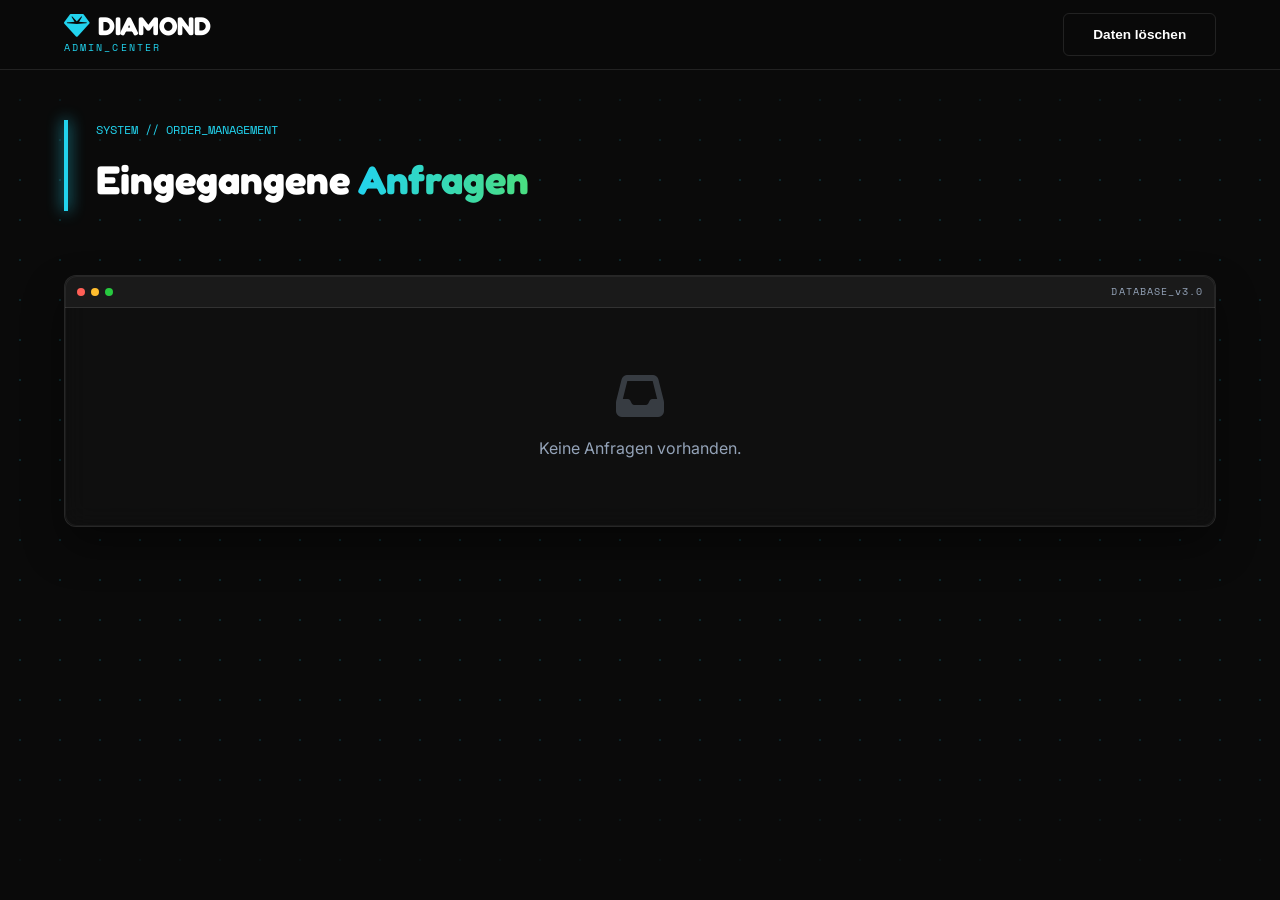
<file: admin.html>
<!DOCTYPE html>
<html lang="de">
<head>
    <meta charset="UTF-8">
    <meta name="viewport" content="width=device-width, initial-scale=1.0">
    <title>Admin Dashboard | Diamond Detailing</title>
    <link rel="stylesheet" href="style.css">
    <link rel="stylesheet" href="https://cdnjs.cloudflare.com/ajax/libs/font-awesome/6.4.0/css/all.min.css">
    <style>
        .admin-panel { padding-top: 120px; }
        .order-table { width: 100%; border-collapse: collapse; margin-top: 2rem; }
        .order-table th, .order-table td { text-align: left; padding: 1rem; border-bottom: 1px solid var(--border); }
        .order-table th { color: var(--cyan); font-family: 'Space Mono', monospace; font-size: 0.8rem; }
        .status-pill { padding: 4px 10px; border-radius: 4px; font-size: 0.7rem; background: rgba(34, 211, 238, 0.1); color: var(--cyan); border: 1px solid var(--cyan); }
        .empty-state { text-align: center; padding: 4rem; color: var(--text-muted); }
    </style>
</head>
<body>
    <div class="bg-waves"><div class="wave-pattern"></div></div>

    <nav id="mainNav" class="scrolled">
        <div class="container nav-content">
            <a href="index.html" class="logo">
                <div class="logo-text">
                    <span class="logo-main">DIAMOND</span>
                    <span class="logo-sub">ADMIN_CENTER</span>
                </div>
            </a>
            <button onclick="clearOrders()" class="btn btn-outline btn-sm">Daten löschen</button>
        </div>
    </nav>

    <section class="admin-panel">
        <div class="container">
            <div class="section-header">
                <span class="section-tag">SYSTEM // ORDER_MANAGEMENT</span>
                <h2>Eingegangene <span class="text-gradient">Anfragen</span></h2>
            </div>

            <div class="window-frame">
                <div class="window-header">
                    <div class="window-dot dot-red"></div>
                    <div class="window-dot dot-yellow"></div>
                    <div class="window-dot dot-green"></div>
                    <div class="window-title">DATABASE_v3.0</div>
                </div>
                <div id="orderList">
                    <!-- Orders will be injected here -->
                </div>
            </div>
        </div>
    </section>

    <script>
        function loadOrders() {
            const orderList = document.getElementById('orderList');
            const orders = JSON.parse(localStorage.getItem('dd_orders') || '[]');

            if (orders.length === 0) {
                orderList.innerHTML = '<div class="empty-state"><i class="fa-solid fa-inbox fa-3x" style="margin-bottom: 1rem; opacity: 0.3;"></i><p>Keine Anfragen vorhanden.</p></div>';
                return;
            }

            let html = '<table class="order-table"><thead><tr><th>DATUM</th><th>NAME</th><th>MODELL</th><th>SERVICE</th><th>NACHRICHT</th></tr></thead><tbody>';
            
            orders.reverse().forEach(order => {
                html += `<tr>
                    <td class="mono" style="font-size: 0.7rem;">${order.date}</td>
                    <td><strong>${order.name}</strong></td>
                    <td><span class="status-pill">${order.model}</span></td>
                    <td>${order.service}</td>
                    <td style="font-size: 0.85rem; color: var(--text-muted);">${order.message || '-'}</td>
                </tr>`;
            });

            html += '</tbody></table>';
            orderList.innerHTML = html;
        }

        function clearOrders() {
            if (confirm('Alle Anfragen unwiderruflich löschen?')) {
                localStorage.removeItem('dd_orders');
                loadOrders();
            }
        }

        document.addEventListener('DOMContentLoaded', loadOrders);
    </script>
</body>
</html>
</file>
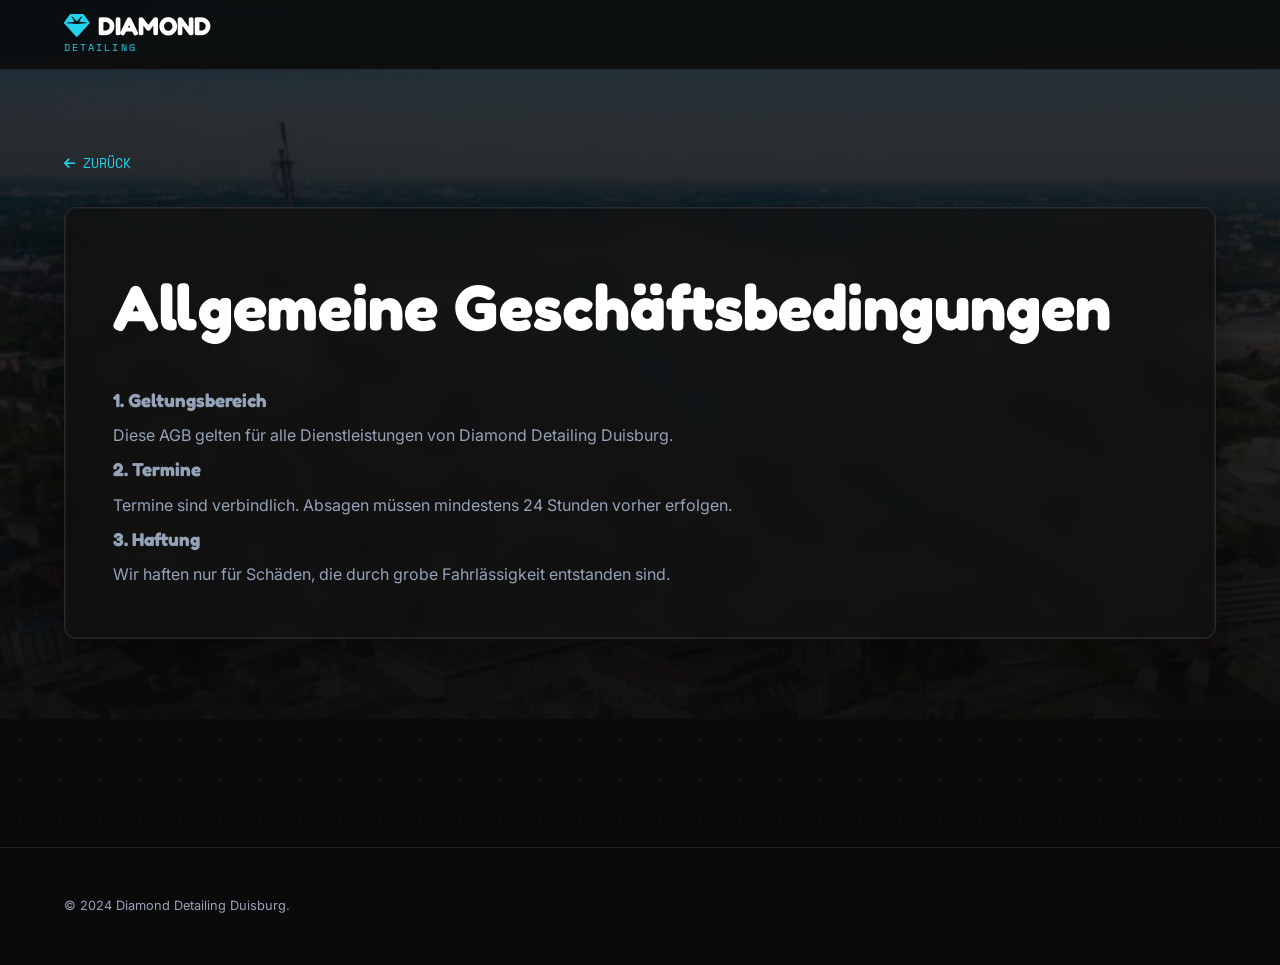
<file: agb.html>
<!DOCTYPE html>
<html lang="de">
<head>
    <meta charset="UTF-8">
    <meta name="viewport" content="width=device-width, initial-scale=1.0">
    <title>AGB | Diamond Detailing Duisburg</title>
    <link rel="stylesheet" href="style.css">
    <link rel="stylesheet" href="https://cdnjs.cloudflare.com/ajax/libs/font-awesome/6.4.0/css/all.min.css">
</head>
<body class="sub-page">

    <div class="bg-waves">
        <div class="wave-pattern"></div>
    </div>

    <nav id="mainNav" class="scrolled">
        <div class="container nav-content">
            <a href="index.html" class="logo">
                <div class="logo-text">
                    <span class="logo-main">DIAMOND</span>
                    <span class="logo-sub">DETAILING</span>
                </div>
            </a>
        </div>
    </nav>

    <section class="service-hero">
        <div class="container">
            <a href="index.html" class="back-link"><i class="fa-solid fa-arrow-left"></i> ZURÜCK</a>
            <div class="window-frame reveal active" style="padding: 3rem;">
                <h1>Allgemeine Geschäftsbedingungen</h1>
                <div style="color: var(--text-muted); line-height: 2;">
                    <h3>1. Geltungsbereich</h3>
                    <p>Diese AGB gelten für alle Dienstleistungen von Diamond Detailing Duisburg.</p>
                    
                    <h3>2. Termine</h3>
                    <p>Termine sind verbindlich. Absagen müssen mindestens 24 Stunden vorher erfolgen.</p>

                    <h3>3. Haftung</h3>
                    <p>Wir haften nur für Schäden, die durch grobe Fahrlässigkeit entstanden sind.</p>
                </div>
            </div>
        </div>
    </section>

    <footer>
        <div class="container footer-content">
            <p class="copyright">© 2024 Diamond Detailing Duisburg.</p>
        </div>
    </footer>
</body>
</html>
</file>
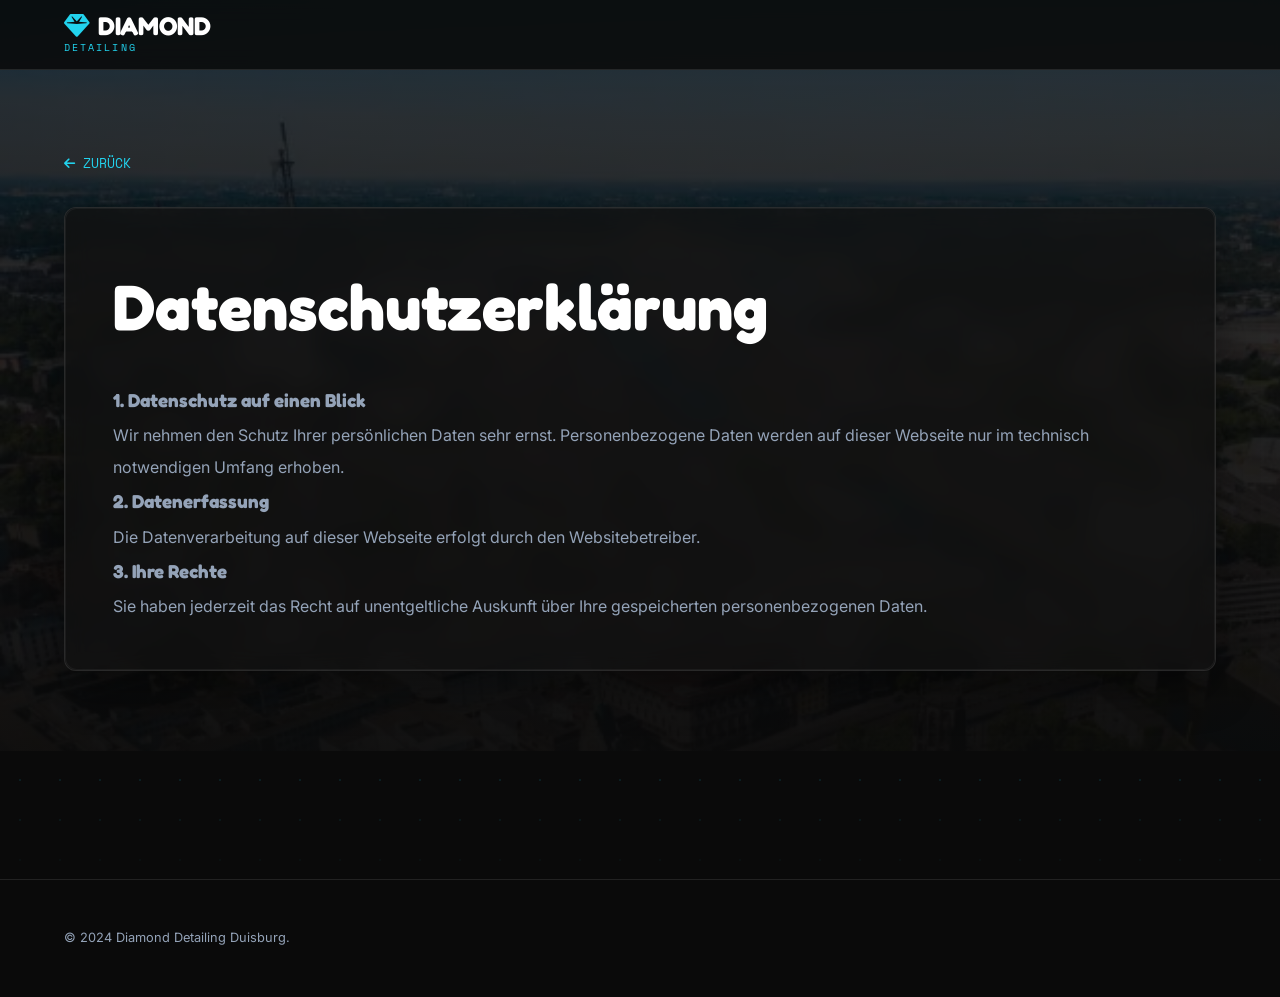
<file: datenschutz.html>
<!DOCTYPE html>
<html lang="de">
<head>
    <meta charset="UTF-8">
    <meta name="viewport" content="width=device-width, initial-scale=1.0">
    <title>Datenschutz | Diamond Detailing Duisburg</title>
    <link rel="stylesheet" href="style.css">
    <link rel="stylesheet" href="https://cdnjs.cloudflare.com/ajax/libs/font-awesome/6.4.0/css/all.min.css">
</head>
<body class="sub-page">

    <div class="bg-waves">
        <div class="wave-pattern"></div>
    </div>

    <nav id="mainNav" class="scrolled">
        <div class="container nav-content">
            <a href="index.html" class="logo">
                <div class="logo-text">
                    <span class="logo-main">DIAMOND</span>
                    <span class="logo-sub">DETAILING</span>
                </div>
            </a>
        </div>
    </nav>

    <section class="service-hero">
        <div class="container">
            <a href="index.html" class="back-link"><i class="fa-solid fa-arrow-left"></i> ZURÜCK</a>
            <div class="window-frame reveal active" style="padding: 3rem;">
                <h1>Datenschutzerklärung</h1>
                <div style="color: var(--text-muted); line-height: 2;">
                    <h3>1. Datenschutz auf einen Blick</h3>
                    <p>Wir nehmen den Schutz Ihrer persönlichen Daten sehr ernst. Personenbezogene Daten werden auf dieser Webseite nur im technisch notwendigen Umfang erhoben.</p>
                    
                    <h3>2. Datenerfassung</h3>
                    <p>Die Datenverarbeitung auf dieser Webseite erfolgt durch den Websitebetreiber.</p>

                    <h3>3. Ihre Rechte</h3>
                    <p>Sie haben jederzeit das Recht auf unentgeltliche Auskunft über Ihre gespeicherten personenbezogenen Daten.</p>
                </div>
            </div>
        </div>
    </section>

    <footer>
        <div class="container footer-content">
            <p class="copyright">© 2024 Diamond Detailing Duisburg.</p>
        </div>
    </footer>
</body>
</html>
</file>
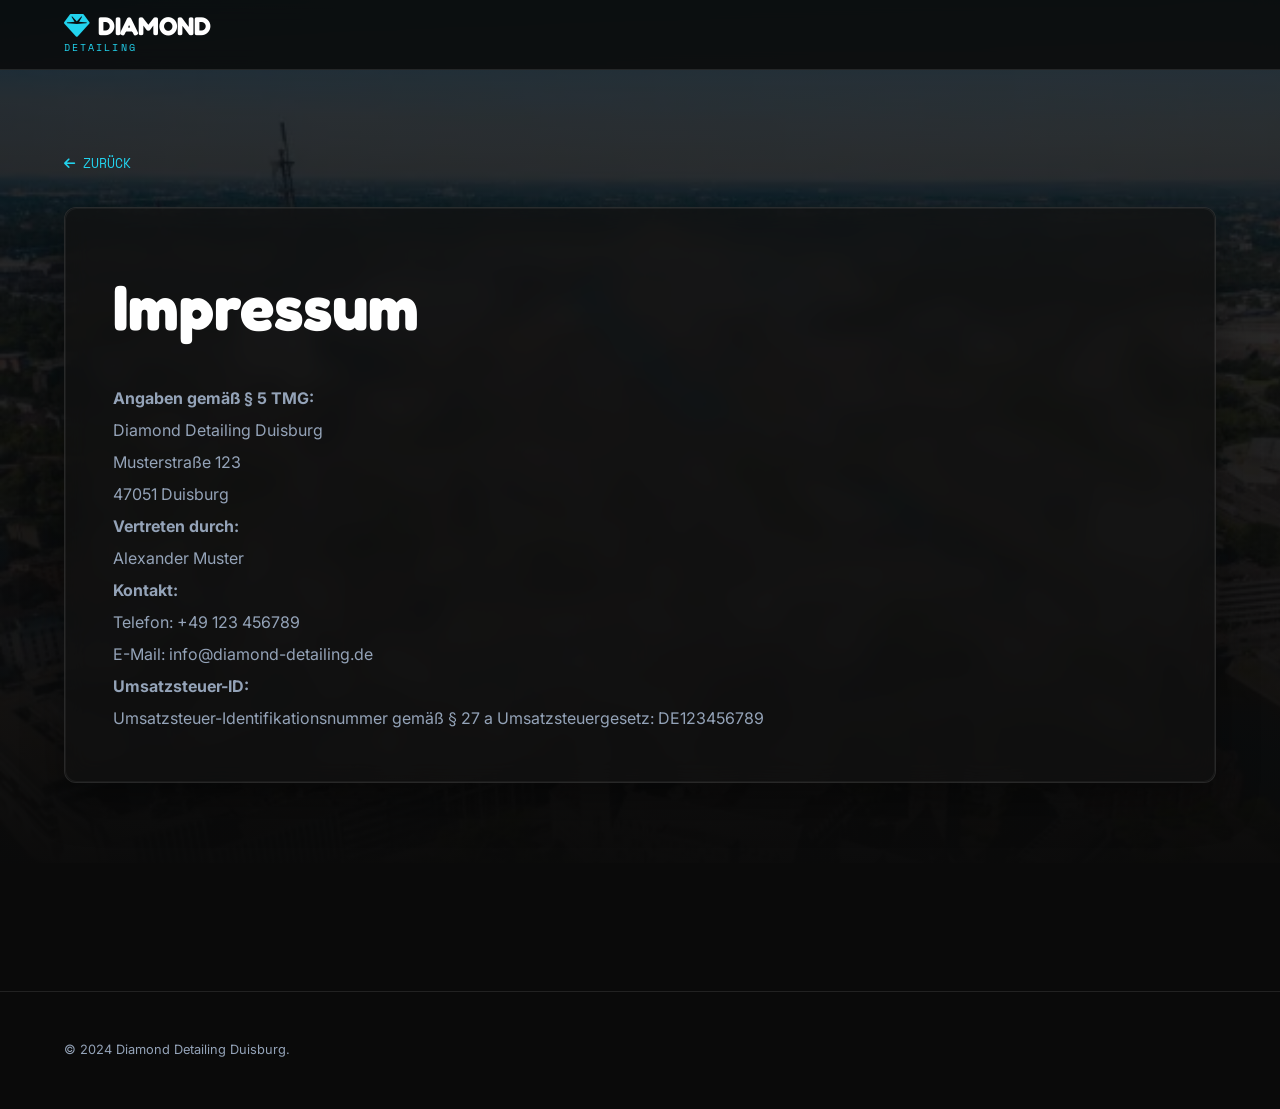
<file: impressum.html>
<!DOCTYPE html>
<html lang="de">
<head>
    <meta charset="UTF-8">
    <meta name="viewport" content="width=device-width, initial-scale=1.0">
    <title>Impressum | Diamond Detailing Duisburg</title>
    <link rel="stylesheet" href="style.css">
    <link rel="stylesheet" href="https://cdnjs.cloudflare.com/ajax/libs/font-awesome/6.4.0/css/all.min.css">
</head>
<body class="sub-page">

    <div class="bg-waves">
        <div class="wave-pattern"></div>
    </div>

    <nav id="mainNav" class="scrolled">
        <div class="container nav-content">
            <a href="index.html" class="logo">
                <div class="logo-text">
                    <span class="logo-main">DIAMOND</span>
                    <span class="logo-sub">DETAILING</span>
                </div>
            </a>
        </div>
    </nav>

    <section class="service-hero">
        <div class="container">
            <a href="index.html" class="back-link"><i class="fa-solid fa-arrow-left"></i> ZURÜCK</a>
            <div class="window-frame reveal active" style="padding: 3rem;">
                <h1>Impressum</h1>
                <div style="color: var(--text-muted); line-height: 2;">
                    <p><strong>Angaben gemäß § 5 TMG:</strong></p>
                    <p>Diamond Detailing Duisburg<br>
                    Musterstraße 123<br>
                    47051 Duisburg</p>
                    
                    <p><strong>Vertreten durch:</strong><br>
                    Alexander Muster</p>

                    <p><strong>Kontakt:</strong><br>
                    Telefon: +49 123 456789<br>
                    E-Mail: info@diamond-detailing.de</p>

                    <p><strong>Umsatzsteuer-ID:</strong><br>
                    Umsatzsteuer-Identifikationsnummer gemäß § 27 a Umsatzsteuergesetz: DE123456789</p>
                </div>
            </div>
        </div>
    </section>

    <footer>
        <div class="container footer-content">
            <p class="copyright">© 2024 Diamond Detailing Duisburg.</p>
        </div>
    </footer>
</body>
</html>
</file>
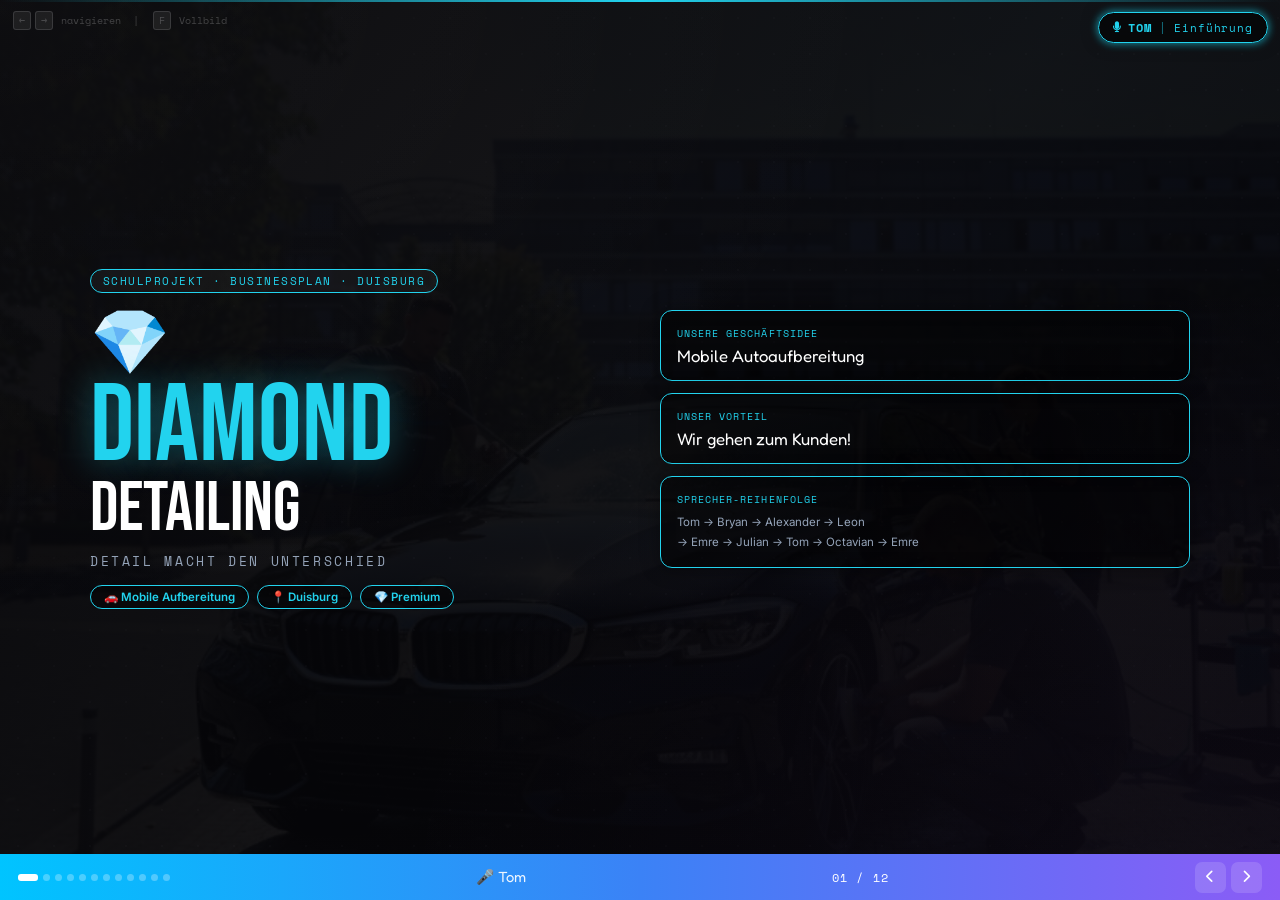
<file: praesentation.html>
<!DOCTYPE html>
<html lang="de">
<head>
<meta charset="UTF-8">
<meta name="viewport" content="width=device-width, initial-scale=1.0">
<title>Diamond Detailing – Schulpräsentation</title>
<link href="https://fonts.googleapis.com/css2?family=Fredoka:wght@400;600;700&family=Inter:wght@300;400;500;600;700&family=Space+Mono&family=Bebas+Neue&display=swap" rel="stylesheet">
<link rel="stylesheet" href="https://cdnjs.cloudflare.com/ajax/libs/font-awesome/6.4.0/css/all.min.css">
<style>
:root {
    --bg:#050508; --text:#fff; --muted:#94a3b8;
    --card:rgba(255,255,255,0.03); --border:rgba(255,255,255,0.07);
    --tom:#22d3ee; --bryan:#a855f7; --alexander:#4ade80;
    --leon:#3b82f6; --emre:#fbbf24; --julian:#f472b6; --octavian:#f97316;
}
*,*::before,*::after{margin:0;padding:0;box-sizing:border-box}
body{background:var(--bg);color:var(--text);font-family:'Inter',sans-serif;overflow:hidden;width:100vw;height:100vh}

/* ===== PRESENTATION ===== */
#pres{width:100vw;height:100vh;position:relative;overflow:hidden}
.slide{
    position:absolute;inset:0;display:flex;flex-direction:column;
    align-items:center;justify-content:center;
    padding:30px 50px 52px;
    opacity:0;pointer-events:none;
    transform:translateX(60px);
    transition:opacity .6s ease,transform .6s cubic-bezier(.4,0,.2,1);
    background:var(--bg);overflow:hidden;
}
.slide.active{opacity:1;pointer-events:all;transform:translateX(0)}
.slide.exit{opacity:0;transform:translateX(-60px)}

/* dot grid bg */
.slide::before{
    content:'';position:absolute;inset:0;
    background-image:radial-gradient(circle,rgba(255,255,255,0.055) 1px,transparent 1px);
    background-size:36px 36px;z-index:0;pointer-events:none;
}

/* speaker accents */
.slide[data-spk="tom"]      {--ac:var(--tom)}
.slide[data-spk="bryan"]    {--ac:var(--bryan)}
.slide[data-spk="alexander"]{--ac:var(--alexander)}
.slide[data-spk="leon"]     {--ac:var(--leon)}
.slide[data-spk="emre"]     {--ac:var(--emre)}
.slide[data-spk="julian"]   {--ac:var(--julian)}
.slide[data-spk="octavian"] {--ac:var(--octavian)}

/* corner ambient glow */
.slide::after{
    content:'';position:absolute;inset:0;
    background:radial-gradient(ellipse at 0% 0%,rgba(255,255,255,0.03) 0%,transparent 50%),
               radial-gradient(ellipse at 100% 100%,rgba(168,85,247,0.04) 0%,transparent 50%);
    z-index:1;pointer-events:none;
}

.slide-inner{position:relative;z-index:2;width:100%;max-width:1100px}

/* ===== SPEAKER BADGE ===== */
.spk-badge{
    position:absolute;top:12px;right:12px;z-index:20;
    display:flex;align-items:center;gap:7px;
    padding:5px 14px;
    background:rgba(0,0,0,0.55);
    border:1px solid var(--ac);border-radius:30px;
    font-family:'Space Mono',monospace;font-size:0.7rem;
    color:var(--ac);letter-spacing:.08em;
    backdrop-filter:blur(8px);
    box-shadow:0 0 16px rgba(0,0,0,0.5),0 0 8px var(--ac);
}
.spk-badge .name{font-weight:700;font-size:0.78rem}

/* ===== SCANLINE ===== */
.scanline{
    position:absolute;top:0;left:0;right:0;height:2px;
    background:linear-gradient(90deg,transparent,var(--ac,rgba(34,211,238,.5)),transparent);
    animation:scan 6s linear infinite;z-index:3;pointer-events:none;
}
@keyframes scan{from{top:0}to{top:100%}}

/* ===== TYPOGRAPHY ===== */
.tag{
    display:inline-block;padding:3px 12px;
    background:rgba(255,255,255,0.04);border:1px solid var(--ac);
    border-radius:20px;font-size:.66rem;font-family:'Space Mono',monospace;
    text-transform:uppercase;letter-spacing:.14em;color:var(--ac);margin-bottom:9px;
}
.h1{font-family:'Bebas Neue',sans-serif;font-size:clamp(2.2rem,4.2vw,3.8rem);line-height:1;letter-spacing:.03em;margin-bottom:3px}
.h1 .ac{color:var(--ac)}
.sub{font-family:'Fredoka',sans-serif;font-size:clamp(1rem,1.8vw,1.4rem);color:var(--muted);margin-bottom:12px}
.divider{width:55px;height:3px;background:linear-gradient(90deg,var(--ac),transparent);border-radius:2px;margin:7px 0 13px}

/* ===== LAYOUT ===== */
.two-col{display:grid;grid-template-columns:1fr 1fr;gap:18px;align-items:start}
.three-col{display:grid;grid-template-columns:1fr 1fr 1fr;gap:12px}

/* ===== CARDS ===== */
.card{background:var(--card);border:1px solid var(--border);border-radius:12px;padding:14px 16px}
.ac-card{background:rgba(0,0,0,0.45);border:1px solid var(--ac);border-radius:12px;padding:14px 16px;box-shadow:0 0 20px rgba(0,0,0,.4),inset 0 0 16px rgba(0,0,0,.2)}

/* ===== BULLETS ===== */
.bullets{list-style:none;display:flex;flex-direction:column;gap:8px}
.bullets li{display:flex;align-items:flex-start;gap:8px;font-size:.87rem;line-height:1.5;color:var(--muted)}
.bullets li::before{content:'▸';color:var(--ac);font-size:.7rem;margin-top:3px;flex-shrink:0}
.bullets li strong{color:white}

/* ===== COST ROWS ===== */
.costs{display:flex;flex-direction:column;gap:3px}
.cr{display:flex;justify-content:space-between;align-items:center;padding:7px 11px;border-radius:7px;background:rgba(255,255,255,0.02);font-size:.8rem}
.cr.tot{background:rgba(0,0,0,.5);border:1px solid var(--ac);font-weight:600;margin-top:3px}
.cr-l{color:var(--muted)}
.cr-v{font-family:'Space Mono',monospace;font-weight:600}
.green{color:#4ade80}.red{color:#f87171}.amber{color:#fbbf24}.blue{color:#3b82f6}.orange{color:#f97316}
.ac-col{color:var(--ac)}

/* ===== IMAGE FRAME ===== */
.img-frame{border-radius:12px;overflow:hidden;border:2px solid rgba(255,255,255,0.09);position:relative}
.img-frame img{width:100%;height:100%;object-fit:cover;display:block}
.img-cap{position:absolute;bottom:0;left:0;right:0;padding:5px 11px;background:rgba(0,0,0,.75);font-size:.68rem;font-family:'Space Mono',monospace;color:var(--ac);text-align:center;letter-spacing:.08em}

/* ===== STEPS ===== */
.steps{display:flex;flex-direction:column;gap:7px}
.step{display:flex;gap:10px;align-items:center;padding:8px 12px;background:var(--card);border:1px solid var(--border);border-radius:8px}
.step-n{width:26px;height:26px;border-radius:50%;background:var(--ac);color:#000;font-weight:700;font-size:.75rem;display:flex;align-items:center;justify-content:center;flex-shrink:0}
.step-t{font-size:.79rem;color:var(--muted);line-height:1.4}
.step-t strong{color:white;display:block}

/* ===== GEAR GRID ===== */
.gear-grid{display:grid;grid-template-columns:1fr 1fr;gap:5px}
.gear{display:flex;justify-content:space-between;align-items:center;padding:7px 11px;background:var(--card);border:1px solid var(--border);border-radius:7px}
.gear-n{font-size:.78rem;color:var(--muted);display:flex;align-items:center;gap:6px}
.gear-p{font-family:'Space Mono',monospace;font-size:.76rem;color:var(--ac);font-weight:600}

/* ===== TARGET CARDS ===== */
.tc{display:flex;gap:12px;align-items:flex-start;padding:12px 14px;background:var(--card);border:1px solid var(--border);border-radius:12px;transition:border-color .3s}
.tc:hover{border-color:var(--ac)}
.tc-title{font-family:'Fredoka',sans-serif;font-size:.95rem;color:var(--ac);margin-bottom:4px}
.tc-desc{font-size:.76rem;color:var(--muted);line-height:1.5}

/* ===== PRICE PKG ===== */
.pkg{background:var(--card);border:1px solid var(--border);border-radius:12px;padding:16px 12px;text-align:center;position:relative}
.pkg.feat{border-color:var(--ac);background:rgba(0,0,0,.5)}
.pkg.feat::before{content:'★ BELIEBT';position:absolute;top:-9px;left:50%;transform:translateX(-50%);background:var(--ac);color:#000;font-size:.58rem;font-weight:700;font-family:'Space Mono',monospace;padding:2px 9px;border-radius:9px;letter-spacing:.08em;white-space:nowrap}
.pkg-name{font-family:'Space Mono',monospace;font-size:.66rem;color:var(--muted);text-transform:uppercase;letter-spacing:.1em;margin-bottom:5px}
.pkg-val{font-family:'Bebas Neue',sans-serif;font-size:2.3rem;color:var(--ac);line-height:1}
.pkg-desc{font-size:.7rem;color:var(--muted);margin-top:5px;line-height:1.4}

/* ===== STAT BOX ===== */
.stat{background:rgba(0,0,0,.45);border:1px solid var(--ac);border-radius:11px;padding:16px 12px;text-align:center}
.stat-n{font-family:'Bebas Neue',sans-serif;font-size:2.6rem;color:var(--ac);line-height:1;text-shadow:0 0 14px var(--ac)}
.stat-u{font-size:.65rem;color:var(--muted);font-family:'Space Mono',monospace;letter-spacing:.08em}
.stat-d{font-size:.72rem;color:var(--muted);margin-top:4px;line-height:1.4}

/* ===== CHANNEL ===== */
.chan{display:flex;gap:11px;align-items:flex-start;padding:11px 13px;background:var(--card);border:1px solid var(--border);border-radius:11px}
.chan-ico{width:38px;height:38px;border-radius:9px;display:flex;align-items:center;justify-content:center;font-size:1.1rem;flex-shrink:0}
.chan-body h4{font-family:'Fredoka',sans-serif;font-size:.88rem;margin-bottom:2px}
.chan-body p{font-size:.73rem;color:var(--muted);line-height:1.4}

/* ===== BROWSER MOCK ===== */
.browser{background:rgba(0,0,0,.55);border:1px solid rgba(255,255,255,.1);border-radius:11px;overflow:hidden}
.browser-bar{padding:7px 12px;background:rgba(255,255,255,.04);border-bottom:1px solid rgba(255,255,255,.07);display:flex;align-items:center;gap:7px}
.bdot{width:7px;height:7px;border-radius:50%}
.burl{flex:1;background:rgba(255,255,255,.05);border-radius:5px;padding:3px 9px;font-size:.68rem;font-family:'Space Mono',monospace;color:var(--muted)}

/* ===== ANIMATIONS ===== */
@keyframes fadeUp   {from{opacity:0;transform:translateY(22px)}to{opacity:1;transform:translateY(0)}}
@keyframes fadeLeft {from{opacity:0;transform:translateX(-28px)}to{opacity:1;transform:translateX(0)}}
@keyframes fadeRight{from{opacity:0;transform:translateX(28px)}to{opacity:1;transform:translateX(0)}}
@keyframes scaleIn  {from{opacity:0;transform:scale(.76)}to{opacity:1;transform:scale(1)}}
@keyframes glow{0%,100%{text-shadow:0 0 20px var(--ac)}50%{text-shadow:0 0 40px var(--ac),0 0 70px var(--ac)}}
@keyframes float{0%,100%{transform:translateY(0)}50%{transform:translateY(-8px)}}
@keyframes borderPulse{0%,100%{box-shadow:0 0 6px rgba(0,0,0,.2)}50%{box-shadow:0 0 22px var(--ac)}}

.slide.active .au{animation:fadeUp    .55s ease forwards}
.slide.active .al{animation:fadeLeft  .55s ease forwards}
.slide.active .ar{animation:fadeRight .55s ease forwards}
.slide.active .as{animation:scaleIn   .45s ease forwards}

.d1{animation-delay:.06s!important;opacity:0}
.d2{animation-delay:.18s!important;opacity:0}
.d3{animation-delay:.30s!important;opacity:0}
.d4{animation-delay:.42s!important;opacity:0}
.d5{animation-delay:.54s!important;opacity:0}
.d6{animation-delay:.66s!important;opacity:0}
.d7{animation-delay:.78s!important;opacity:0}

/* ===== NAV BAR ===== */
#nav{
    position:fixed;bottom:0;left:0;right:0;z-index:100;
    height:46px;background:linear-gradient(90deg,#00c4ff,#3b82f6,#8b5cf6);
    display:flex;align-items:center;justify-content:space-between;padding:0 18px;
}
#dots{display:flex;gap:5px;align-items:center}
.dot{width:7px;height:7px;border-radius:50%;background:rgba(255,255,255,.28);cursor:pointer;transition:all .3s}
.dot.on{background:white;width:20px;border-radius:3px}
#counter{font-family:'Space Mono',monospace;font-size:.72rem;color:white;letter-spacing:.1em}
#spk-label{font-family:'Fredoka',sans-serif;font-size:.92rem;color:white;opacity:.92}
.nb{background:rgba(255,255,255,.14);border:none;color:white;width:31px;height:31px;border-radius:7px;cursor:pointer;font-size:.82rem;display:flex;align-items:center;justify-content:center;transition:background .2s}
.nb:hover{background:rgba(255,255,255,.28)}
#ctrls{display:flex;gap:5px;align-items:center}

/* ===== HINTS ===== */
#hints{position:fixed;top:11px;left:11px;z-index:100;font-size:.63rem;font-family:'Space Mono',monospace;color:rgba(255,255,255,.22);pointer-events:none}
.k{display:inline-block;background:rgba(255,255,255,.07);border:1px solid rgba(255,255,255,.12);border-radius:3px;padding:1px 5px;margin:0 2px}

/* ===== SLIDE 1 (title bg) ===== */
.hero-bg{position:absolute;inset:0;z-index:1}
.hero-bg img{width:100%;height:100%;object-fit:cover;opacity:.18}
.hero-bg::after{content:'';position:absolute;inset:0;background:linear-gradient(135deg,rgba(5,5,8,.92) 0%,rgba(5,5,8,.65) 50%,rgba(5,5,8,.85) 100%)}
.t1-main{font-family:'Bebas Neue',sans-serif;font-size:clamp(4rem,8.5vw,8rem);line-height:.88;color:var(--ac);text-shadow:0 0 35px rgba(34,211,238,.4);animation:glow 3s ease infinite}
.t1-sub{font-family:'Bebas Neue',sans-serif;font-size:clamp(2.8rem,5.5vw,5.2rem);line-height:.95;color:white}
.t1-slogan{font-family:'Space Mono',monospace;font-size:.82rem;color:var(--muted);letter-spacing:.2em;text-transform:uppercase;margin-top:8px}
.diamond-float{font-size:4rem;animation:float 3s ease infinite;display:block}
.pill{padding:4px 13px;border-radius:18px;font-size:.72rem;font-weight:600;border:1px solid var(--ac);color:var(--ac);background:rgba(0,0,0,.4)}
</style>
</head>
<body>

<div id="hints"><span class="k">←</span><span class="k">→</span> navigieren &nbsp;|&nbsp; <span class="k">F</span> Vollbild</div>

<div id="nav">
    <div id="dots"></div>
    <span id="spk-label">🎤 Tom</span>
    <span id="counter">01 / 12</span>
    <div id="ctrls">
        <button class="nb" id="prev"><i class="fa fa-chevron-left"></i></button>
        <button class="nb" id="next"><i class="fa fa-chevron-right"></i></button>
    </div>
</div>

<div id="pres">

<!-- ════════════════════════════════════════════════════════════
     FOLIE 01 — TOM — TITELFOLIE
════════════════════════════════════════════════════════════ -->
<div class="slide active" id="s1" data-spk="tom" data-label="🎤 Tom – Einführung">
    <div class="hero-bg"><img src="hero_bmw.jpg" alt="Premium Auto"></div>
    <div class="scanline"></div>
    <div class="spk-badge"><i class="fa fa-microphone"></i><span class="name">TOM</span><span style="opacity:.6">|</span>Einführung</div>

    <div class="slide-inner" style="position:relative;z-index:5">
        <div class="two-col" style="align-items:center;gap:40px">
            <div>
                <div class="au d1"><span class="tag">Schulprojekt · Businessplan · Duisburg</span></div>
                <div class="au d2">
                    <span class="diamond-float">💎</span>
                    <div class="t1-main">DIAMOND</div>
                    <div class="t1-sub">DETAILING</div>
                </div>
                <div class="au d3"><div class="t1-slogan">DETAIL MACHT DEN UNTERSCHIED</div></div>
                <div class="au d4" style="display:flex;gap:8px;flex-wrap:wrap;margin-top:14px">
                    <span class="pill">🚗 Mobile Aufbereitung</span>
                    <span class="pill">📍 Duisburg</span>
                    <span class="pill">💎 Premium</span>
                </div>
            </div>
            <div style="display:flex;flex-direction:column;gap:12px">
                <div class="au d3 ac-card">
                    <div style="font-size:.65rem;font-family:'Space Mono',monospace;color:var(--ac);text-transform:uppercase;letter-spacing:.1em;margin-bottom:5px">Unsere Geschäftsidee</div>
                    <div style="font-family:'Fredoka',sans-serif;font-size:1.05rem">Mobile Autoaufbereitung</div>
                </div>
                <div class="au d4 ac-card">
                    <div style="font-size:.65rem;font-family:'Space Mono',monospace;color:var(--ac);text-transform:uppercase;letter-spacing:.1em;margin-bottom:5px">Unser Vorteil</div>
                    <div style="font-family:'Fredoka',sans-serif;font-size:1.05rem">Wir gehen zum Kunden!</div>
                </div>
                <div class="au d5 ac-card">
                    <div style="font-size:.65rem;font-family:'Space Mono',monospace;color:var(--ac);text-transform:uppercase;letter-spacing:.1em;margin-bottom:5px">Sprecher-Reihenfolge</div>
                    <div style="font-size:.72rem;color:var(--muted);line-height:1.8">Tom → Bryan → Alexander → Leon<br>→ Emre → Julian → Tom → Octavian → Emre</div>
                </div>
            </div>
        </div>
    </div>
</div>

<!-- ════════════════════════════════════════════════════════════
     FOLIE 02 — TOM — GESCHÄFTSIDEE + DER UNTERSCHIED
════════════════════════════════════════════════════════════ -->
<div class="slide" id="s2" data-spk="tom" data-label="🎤 Tom – Geschäftsidee">
    <div class="scanline"></div>
    <div class="spk-badge"><i class="fa fa-microphone"></i><span class="name">TOM</span><span style="opacity:.6">|</span>Geschäftsidee</div>

    <div class="slide-inner">
        <div class="au d1">
            <span class="tag">Folie 02 · Der Unterschied</span>
            <h2 class="h1">DER <span class="ac">UNTERSCHIED</span></h2>
            <p class="sub">Wir gehen zum Kunden – der Kunde muss nicht zu uns!</p>
            <div class="divider"></div>
        </div>
        <div class="two-col">
            <div>
                <ul class="bullets au d2">
                    <li>Wir haben uns als Geschäftsidee eine <strong>mobile Autoaufbereitung</strong> überlegt</li>
                    <li>Name: <strong>Diamond Detailing</strong> – Fahrzeuge professionell innen & außen reinigen</li>
                    <li>Im Gegensatz zu normalen Waschanlagen <strong>fahren wir direkt zum Kunden</strong></li>
                    <li>Kunden <strong>sparen Zeit</strong> – kein Extra-Trip zur Waschanlage nötig</li>
                    <li>Unsere Konkurrenz: normale Waschanlagen, die keinen <strong>mobilen Service</strong> anbieten</li>
                    <li>Besonders praktisch für <strong>Firmen oder Menschen mit wenig Zeit</strong></li>
                </ul>
                <div class="au d4" style="margin-top:14px;display:grid;grid-template-columns:1fr 1fr;gap:10px">
                    <div style="background:rgba(255,75,43,.06);border:1px solid rgba(255,75,43,.25);border-radius:10px;padding:12px;text-align:center">
                        <div style="font-size:1.4rem;margin-bottom:4px">😤</div>
                        <div style="font-family:'Fredoka',sans-serif;font-size:.88rem;color:#f87171">Normale Waschanlage</div>
                        <div style="font-size:.7rem;color:var(--muted);margin-top:3px">Kunde muss selbst hinfahren</div>
                    </div>
                    <div style="background:rgba(34,211,238,.06);border:1px solid rgba(34,211,238,.3);border-radius:10px;padding:12px;text-align:center">
                        <div style="font-size:1.4rem;margin-bottom:4px">😊</div>
                        <div style="font-family:'Fredoka',sans-serif;font-size:.88rem;color:var(--ac)">Diamond Detailing</div>
                        <div style="font-size:.7rem;color:var(--muted);margin-top:3px">Wir kommen zum Kunden!</div>
                    </div>
                </div>
            </div>
            <div class="au d3">
                <div class="img-frame" style="height:290px">
                    <img src="before.jpg" alt="Schmutziges Auto – das Problem" style="object-position:center">
                    <div class="img-cap">⚠️ VORHER – ohne professionelle Aufbereitung</div>
                </div>
                <div class="au d5" style="margin-top:10px;padding:11px 14px;background:rgba(34,211,238,.06);border:1px solid rgba(34,211,238,.25);border-radius:10px;text-align:center">
                    <div style="font-size:1.5rem;font-family:'Fredoka',sans-serif;color:var(--ac)">WIR LÖSEN DIESES PROBLEM</div>
                    <div style="font-size:.73rem;color:var(--muted);margin-top:2px">Mobil · Professionell · Direkt bei dir zuhause</div>
                </div>
            </div>
        </div>
    </div>
</div>

<!-- ════════════════════════════════════════════════════════════
     FOLIE 03 — BRYAN — DIENSTLEISTUNGEN + ABLAUF
════════════════════════════════════════════════════════════ -->
<div class="slide" id="s3" data-spk="bryan" data-label="🎤 Bryan – Dienstleistungen">
    <div class="scanline"></div>
    <div class="spk-badge"><i class="fa fa-microphone"></i><span class="name">BRYAN</span><span style="opacity:.6">|</span>Dienstleistungen</div>

    <!-- Bryan Foto -->
    <div style="position:absolute;top:14px;left:14px;z-index:20;display:flex;align-items:center;gap:10px;background:rgba(0,0,0,0.55);border:1px solid rgba(168,85,247,0.5);border-radius:40px;padding:5px 14px 5px 5px;backdrop-filter:blur(8px);box-shadow:0 0 18px rgba(168,85,247,0.25)">
        <img src="bryan_photo.jpeg" alt="Bryan"
            style="width:38px;height:38px;border-radius:50%;object-fit:cover;object-position:center top;border:2px solid #a855f7;filter:brightness(1.05) contrast(1.05);"
            onerror="this.style.display='none'">
        <span style="font-family:'Fredoka',sans-serif;font-size:.92rem;color:#a855f7;font-weight:600">Bryan</span>
    </div>
        <div class="au d1">
            <span class="tag">Folie 03 · Produkt & Dienstleistung</span>
            <h2 class="h1">DIENST<span class="ac">LEISTUNGEN</span></h2>
            <div class="divider"></div>
        </div>
        <div class="two-col">
            <div>
                <div class="three-col au d2" style="margin-bottom:12px">
                    <div class="card" style="text-align:center;border-color:rgba(168,85,247,.3)">
                        <div style="font-size:2rem;margin-bottom:8px">🛁</div>
                        <div style="font-family:'Fredoka',sans-serif;font-size:.95rem;color:var(--ac);margin-bottom:4px">Innenreinigung</div>
                        <div style="font-size:.72rem;color:var(--muted)">Saugen, Wischen, Polster, Desinfizieren</div>
                    </div>
                    <div class="card" style="text-align:center;border-color:rgba(168,85,247,.3)">
                        <div style="font-size:2rem;margin-bottom:8px">🚿</div>
                        <div style="font-family:'Fredoka',sans-serif;font-size:.95rem;color:var(--ac);margin-bottom:4px">Außenwäsche</div>
                        <div style="font-size:.72rem;color:var(--muted)">Handwäsche, Felgen, Glas, Trocknung</div>
                    </div>
                    <div class="card" style="text-align:center;border-color:rgba(168,85,247,.3)">
                        <div style="font-size:2rem;margin-bottom:8px">✨</div>
                        <div style="font-family:'Fredoka',sans-serif;font-size:.95rem;color:var(--ac);margin-bottom:4px">Politur</div>
                        <div style="font-size:.72rem;color:var(--muted)">Lackpolitur, Kratzer, Wachs, Schutz</div>
                    </div>
                </div>
                <div class="au d4">
                    <div class="img-frame" style="height:200px">
                        <img src="after.jpg" alt="Sauberes Fahrzeug – Ergebnis">
                        <div class="img-cap">✅ NACHHER – das Ergebnis unserer Arbeit</div>
                    </div>
                </div>
            </div>
            <div>
                <div style="font-family:'Fredoka',sans-serif;font-size:.95rem;color:var(--ac);margin-bottom:8px" class="au d2">📋 Ablauf bei jedem Auftrag</div>
                <div class="steps au d3">
                    <div class="step"><div class="step-n">1</div><div class="step-t"><strong>Termin vereinbaren</strong>WhatsApp, Website oder Telefon</div></div>
                    <div class="step"><div class="step-n">2</div><div class="step-t"><strong>Anfahrt zum Kunden</strong>Wir kommen mit allem Equipment</div></div>
                    <div class="step"><div class="step-n">3</div><div class="step-t"><strong>Außen reinigen</strong>Hochdruckreiniger, Handwäsche, Felgen</div></div>
                    <div class="step"><div class="step-n">4</div><div class="step-t"><strong>Innen saugen & reinigen</strong>Nassauger, Dampfreiniger, Polster</div></div>
                    <div class="step"><div class="step-n">5</div><div class="step-t"><strong>Polieren & Finish</strong>Lackpolitur, Wachs, letzter Check</div></div>
                    <div class="step"><div class="step-n">6</div><div class="step-t"><strong>Übergabe & Zahlung</strong>Fotos, Kundenbewertung, Bezahlung</div></div>
                </div>
            </div>
        </div>
    </div>
</div>

<!-- ════════════════════════════════════════════════════════════
     FOLIE 04 — BRYAN — GERÄTE + ANSCHAFFUNGSKOSTEN
════════════════════════════════════════════════════════════ -->
<div class="slide" id="s4" data-spk="bryan" data-label="🎤 Bryan – Geräte & Kosten">
    <div class="scanline"></div>
    <div class="spk-badge"><i class="fa fa-microphone"></i><span class="name">BRYAN</span><span style="opacity:.6">|</span>Geräte & Kosten</div>

    <!-- Bryan Foto -->
    <div style="position:absolute;top:14px;left:14px;z-index:20;display:flex;align-items:center;gap:10px;background:rgba(0,0,0,0.55);border:1px solid rgba(168,85,247,0.5);border-radius:40px;padding:5px 14px 5px 5px;backdrop-filter:blur(8px);box-shadow:0 0 18px rgba(168,85,247,0.25)">
        <img src="bryan_photo.jpeg" alt="Bryan"
            style="width:38px;height:38px;border-radius:50%;object-fit:cover;object-position:center top;border:2px solid #a855f7;filter:brightness(1.05) contrast(1.05);"
            onerror="this.style.display='none'">
        <span style="font-family:'Fredoka',sans-serif;font-size:.92rem;color:#a855f7;font-weight:600">Bryan</span>
    </div>

    <div class="slide-inner">
        <div class="au d1">
            <span class="tag">Folie 04 · Erste Anschaffungskosten</span>
            <h2 class="h1">GERÄTE & <span class="ac">ANSCHAFFUNG</span></h2>
            <div class="divider"></div>
        </div>
        <div class="two-col">
            <div>
                <div style="font-family:'Fredoka',sans-serif;font-size:.92rem;color:var(--ac);margin-bottom:7px" class="au d1">🔧 Benötigte Geräte + Preise</div>
                <div class="gear-grid au d2">
                    <div class="gear"><div class="gear-n"><span>🔫</span>Hochdruckreiniger</div><div class="gear-p">~300€</div></div>
                    <div class="gear"><div class="gear-n"><span>🌀</span>Industriestaubsauger</div><div class="gear-p">~200€</div></div>
                    <div class="gear"><div class="gear-n"><span>⚙️</span>Poliermaschine</div><div class="gear-p">~150€</div></div>
                    <div class="gear"><div class="gear-n"><span>🧽</span>Mikrofasertücher</div><div class="gear-p">~100€</div></div>
                    <div class="gear"><div class="gear-n"><span>🖌️</span>Bürsten-Set</div><div class="gear-p">~50€</div></div>
                    <div class="gear"><div class="gear-n"><span>🧴</span>Reinigungsmittel</div><div class="gear-p">~300€</div></div>
                    <div class="gear"><div class="gear-n"><span>🪣</span>Wasserbehälter</div><div class="gear-p">~200€</div></div>
                    <div class="gear" style="border-color:rgba(168,85,247,.4);background:rgba(168,85,247,.06)">
                        <div class="gear-n" style="color:var(--ac);font-weight:600">📦 GESAMT</div>
                        <div class="gear-p" style="font-size:.9rem">~1.300€</div>
                    </div>
                </div>
            </div>
            <div>
                <div class="au d2" style="font-family:'Fredoka',sans-serif;font-size:.92rem;color:var(--ac);margin-bottom:7px">💡 Warum diese Geräte?</div>
                <ul class="bullets au d3" style="margin-bottom:12px">
                    <li><strong>Hochdruckreiniger</strong> – für gründliche Außenwäsche, auch ohne Wasseranschluss</li>
                    <li><strong>Staubsauger</strong> – für Teppiche, Sitze und schwer erreichbare Stellen</li>
                    <li><strong>Poliermaschine</strong> – für professionellen Lackglanz bei Polituraufträgen</li>
                    <li><strong>Wasserbehälter</strong> – da wir mobil sind und keinen festen Wasseranschluss haben</li>
                    <li><strong>Reinigungsmittel</strong> – Spezialprodukte für Leder, Kunststoff, Glas, Lack</li>
                </ul>
                <div class="au d4">
                    <div class="img-frame" style="height:160px">
                        <img src="after_interior.png" alt="Sauberer Innenraum" onerror="this.parentElement.style.display='none'">
                        <div class="img-cap">✅ Professionelle Innenreinigung</div>
                    </div>
                </div>
                <div class="au d5" style="margin-top:10px;padding:12px;background:rgba(168,85,247,.08);border:1px solid rgba(168,85,247,.3);border-radius:10px;text-align:center">
                    <div style="font-size:.65rem;color:var(--muted);font-family:'Space Mono',monospace">GERÄTE GESAMT</div>
                    <div style="font-family:'Bebas Neue',sans-serif;font-size:2.3rem;color:var(--ac);line-height:1.1">~1.300 €</div>
                    <div style="font-size:.68rem;color:var(--muted)">Vans und weitere Kosten → Leon erklärt mehr</div>
                </div>
            </div>
        </div>
    </div>
</div>

<!-- ════════════════════════════════════════════════════════════
     FOLIE 05 — ALEXANDER — ZIELGRUPPE
════════════════════════════════════════════════════════════ -->
<div class="slide" id="s5" data-spk="alexander" data-label="🎤 Alexander – Zielgruppe">
    <div class="scanline"></div>
    <div class="spk-badge"><i class="fa fa-microphone"></i><span class="name">ALEXANDER</span><span style="opacity:.6">|</span>Zielgruppe</div>

    <div class="slide-inner">
        <div class="au d1">
            <span class="tag">Folie 05 · Zielgruppe</span>
            <h2 class="h1">ZIEL<span class="ac">GRUPPE</span></h2>
            <p class="sub">Wer braucht unseren Service – und warum?</p>
            <div class="divider"></div>
        </div>
        <div class="two-col">
            <div style="display:flex;flex-direction:column;gap:9px">
                <div class="tc au d2">
                    <span style="font-size:2rem;flex-shrink:0">👔</span>
                    <div>
                        <div class="tc-title">Privatkunden</div>
                        <div class="tc-desc">Berufstätige und Familien haben im Alltag keine Zeit, ihr Auto selbst gründlich zu reinigen. Sie profitieren vom mobilen Service direkt zu Hause oder bei der Arbeit.</div>
                    </div>
                </div>
                <div class="tc au d3">
                    <span style="font-size:2rem;flex-shrink:0">🏢</span>
                    <div>
                        <div class="tc-title">Firmenkunden (B2B)</div>
                        <div class="tc-desc">Unternehmen brauchen saubere Fahrzeuge für ihr Image und ihre Mitarbeiter. Besonders im Duisburger Industriegebiet gibt es viele solche Firmen.</div>
                    </div>
                </div>
                <div class="tc au d4" style="border-color:rgba(74,222,128,.3)">
                    <span style="font-size:2rem;flex-shrink:0">👵</span>
                    <div>
                        <div class="tc-title" style="color:#4ade80">Ältere Menschen</div>
                        <div class="tc-desc">Ältere Personen können oft nicht mehr selbst zur Waschanlage fahren. Sie profitieren besonders davon, dass wir direkt zu ihnen nach Hause kommen.</div>
                    </div>
                </div>
            </div>
            <div class="au d3">
                <div class="img-frame" style="height:285px">
                    <img src="elderly_customer.png" alt="Ältere Kundin mit schmutzigem Auto" onerror="this.src='before.jpg'">
                    <div class="img-cap">👵 Typische Kundin – wir kommen zu ihr nach Hause!</div>
                </div>
                <div class="au d5" style="margin-top:10px;padding:11px 14px;background:rgba(74,222,128,.05);border:1px solid rgba(74,222,128,.25);border-radius:10px">
                    <div style="font-size:.65rem;font-family:'Space Mono',monospace;color:#4ade80;margin-bottom:3px">MARKTERKENNTNIS</div>
                    <div style="font-size:.8rem;color:var(--muted)">"Viele Menschen haben keine Zeit oder Möglichkeit, ihr Auto selbst gründlich zu reinigen."</div>
                </div>
            </div>
        </div>
    </div>
</div>

<!-- ════════════════════════════════════════════════════════════
     FOLIE 06 — ALEXANDER — PREISE + UMSATZ
════════════════════════════════════════════════════════════ -->
<div class="slide" id="s6" data-spk="alexander" data-label="🎤 Alexander – Preise & Umsatz">
    <div class="scanline"></div>
    <div class="spk-badge"><i class="fa fa-microphone"></i><span class="name">ALEXANDER</span><span style="opacity:.6">|</span>Preise & Umsatz</div>

    <div class="slide-inner">
        <div class="au d1">
            <span class="tag">Folie 06 · Preise & Einnahmen</span>
            <h2 class="h1">PREISE & <span class="ac">UMSATZ</span></h2>
            <div class="divider"></div>
        </div>

        <!-- FAHRZEUGKLASSEN HEADER -->
        <div class="au d2" style="display:grid;grid-template-columns:140px 1fr 1fr 1fr 1fr;gap:6px;align-items:center;margin-bottom:6px">
            <div></div>
            <div style="text-align:center;font-size:1.6rem">🚗<div style="font-size:.68rem;font-family:'Space Mono',monospace;color:var(--muted);margin-top:2px">Klein</div></div>
            <div style="text-align:center;font-size:1.6rem">🚘<div style="font-size:.68rem;font-family:'Space Mono',monospace;color:var(--muted);margin-top:2px">Limousine</div></div>
            <div style="text-align:center;font-size:1.6rem">🚙<div style="font-size:.68rem;font-family:'Space Mono',monospace;color:var(--muted);margin-top:2px">SUV / Groß</div></div>
            <div style="text-align:center;font-size:1.6rem">🚐<div style="font-size:.68rem;font-family:'Space Mono',monospace;color:var(--muted);margin-top:2px">Van / Sprinter</div></div>
        </div>

        <!-- BASIC PAKET -->
        <div class="au d3" style="display:grid;grid-template-columns:140px 1fr 1fr 1fr 1fr;gap:6px;align-items:center;background:rgba(255,255,255,0.02);border:1px solid rgba(255,255,255,0.07);border-radius:10px;padding:10px 12px;margin-bottom:6px">
            <div>
                <div style="font-family:'Fredoka',sans-serif;font-size:.95rem;color:var(--ac)">Basic</div>
                <div style="font-size:.65rem;color:var(--muted);line-height:1.4;margin-top:2px">Außenwäsche, Felgen, Innenreinigung, Saugen, Cockpit</div>
            </div>
            <div style="text-align:center;font-family:'Bebas Neue',sans-serif;font-size:1.6rem;color:white">150€</div>
            <div style="text-align:center;font-family:'Bebas Neue',sans-serif;font-size:1.6rem;color:white">220€</div>
            <div style="text-align:center;font-family:'Bebas Neue',sans-serif;font-size:1.6rem;color:white">250€</div>
            <div style="text-align:center;font-family:'Bebas Neue',sans-serif;font-size:1.6rem;color:white">280€</div>
        </div>

        <!-- SUPERIOR PAKET -->
        <div class="au d4" style="display:grid;grid-template-columns:140px 1fr 1fr 1fr 1fr;gap:6px;align-items:center;background:rgba(34,211,238,0.04);border:1px solid rgba(34,211,238,0.25);border-radius:10px;padding:10px 12px;margin-bottom:6px;position:relative">
            <div style="position:absolute;top:-9px;left:14px;background:var(--ac);color:#000;font-size:.58rem;font-weight:700;font-family:'Space Mono',monospace;padding:2px 9px;border-radius:8px;letter-spacing:.08em">★ BELIEBT</div>
            <div>
                <div style="font-family:'Fredoka',sans-serif;font-size:.95rem;color:var(--ac)">Superior</div>
                <div style="font-size:.65rem;color:var(--muted);line-height:1.4;margin-top:2px">+ Flugrost, Teer, Felgenglanz, Polster, Himmel, Fußmatten</div>
            </div>
            <div style="text-align:center;font-family:'Bebas Neue',sans-serif;font-size:1.6rem;color:var(--ac)">290€</div>
            <div style="text-align:center;font-family:'Bebas Neue',sans-serif;font-size:1.6rem;color:var(--ac)">350€</div>
            <div style="text-align:center;font-family:'Bebas Neue',sans-serif;font-size:1.6rem;color:var(--ac)">440€</div>
            <div style="text-align:center;font-family:'Bebas Neue',sans-serif;font-size:1.6rem;color:var(--ac)">490€</div>
        </div>

        <!-- PREMIUM PAKET -->
        <div class="au d5" style="display:grid;grid-template-columns:140px 1fr 1fr 1fr 1fr;gap:6px;align-items:center;background:rgba(251,191,36,0.04);border:1px solid rgba(251,191,36,0.2);border-radius:10px;padding:10px 12px;margin-bottom:12px">
            <div>
                <div style="font-family:'Fredoka',sans-serif;font-size:.95rem;color:#fbbf24">Premium</div>
                <div style="font-size:.65rem;color:var(--muted);line-height:1.4;margin-top:2px">+ Hochglanzpolitur, Versiegelung, Leder, Motorwäsche</div>
            </div>
            <div style="text-align:center;font-family:'Bebas Neue',sans-serif;font-size:1.6rem;color:#fbbf24">390€</div>
            <div style="text-align:center;font-family:'Bebas Neue',sans-serif;font-size:1.6rem;color:#fbbf24">450€</div>
            <div style="text-align:center;font-family:'Bebas Neue',sans-serif;font-size:1.6rem;color:#fbbf24">540€</div>
            <div style="text-align:center;font-family:'Bebas Neue',sans-serif;font-size:1.6rem;color:#fbbf24">590€</div>
        </div>

        <!-- UMSATZ ROW -->
        <div class="au d6" style="display:grid;grid-template-columns:1fr 1fr 1fr;gap:10px">
            <div class="costs" style="grid-column:1/3">
                <div style="font-family:'Fredoka',sans-serif;font-size:.85rem;color:var(--ac);margin-bottom:6px">📈 Umsatzplanung (realistisches Ziel nach Anlaufphase)</div>
                <div class="cr"><span class="cr-l">Basic-Aufträge (Ø 8/Mo. × 200€)</span><span class="cr-v green">1.600 €</span></div>
                <div class="cr"><span class="cr-l">Superior-Aufträge (Ø 4/Mo. × 380€)</span><span class="cr-v green">1.520 €</span></div>
                <div class="cr"><span class="cr-l">Premium-Aufträge (Ø 1/Mo. × 470€)</span><span class="cr-v green">470 €</span></div>
                <div class="cr tot"><span class="cr-l">Monatlicher Umsatz (Ziel Monat 6+)</span><span class="cr-v ac-col">~3.590 €</span></div>
            </div>
            <div style="display:flex;flex-direction:column;gap:8px">
                <div class="stat" style="flex:1"><div class="stat-n" style="font-size:1.6rem">Monat 1–3</div><div class="stat-u">AUFBAUPHASE</div><div class="stat-d">Erste Kunden gewinnen, Abläufe einüben</div></div>
                <div style="padding:8px 10px;background:rgba(74,222,128,.06);border:1px solid rgba(74,222,128,.2);border-radius:8px;text-align:center">
                    <div style="font-size:.62rem;font-family:'Space Mono',monospace;color:#4ade80">INDIVIDUELL</div>
                    <div style="font-size:.76rem;color:var(--muted);margin-top:2px">Preis auf Anfrage je nach Umfang</div>
                </div>
            </div>
        </div>
    </div>
</div>

<!-- ════════════════════════════════════════════════════════════
     FOLIE 07 — LEON — STANDORT + VANS + ENTWICKLUNG
════════════════════════════════════════════════════════════ -->
<div class="slide" id="s7" data-spk="leon" data-label="🎤 Leon – Standort & Vans">
    <div class="hero-bg"><img src="duisburg_bg.png" alt="Duisburg" style="opacity:.1"></div>
    <div class="scanline"></div>
    <div class="spk-badge"><i class="fa fa-microphone"></i><span class="name">LEON</span><span style="opacity:.6">|</span>Standort & Vans</div>

    <!-- Leon Foto: oben links als floating card -->
    <div style="position:absolute;top:14px;left:14px;z-index:20;display:flex;align-items:center;gap:10px;background:rgba(0,0,0,0.55);border:1px solid rgba(59,130,246,0.5);border-radius:40px;padding:5px 14px 5px 5px;backdrop-filter:blur(8px);box-shadow:0 0 18px rgba(59,130,246,0.25)">
        <img src="leon_photo.jpeg" alt="Leon" onerror="this.style.display='none'"
            style="width:38px;height:38px;border-radius:50%;object-fit:cover;object-position:center top;border:2px solid #3b82f6;filter:brightness(1.05) contrast(1.05);"
            onerror="this.style.display='none'">
        <span style="font-family:'Fredoka',sans-serif;font-size:.92rem;color:#3b82f6;font-weight:600">Leon</span>
    </div>

    <div class="slide-inner" style="position:relative;z-index:5">
        <div class="au d1">
            <span class="tag">Folie 07 · Standort & Fahrzeuge</span>
            <h2 class="h1">STANDORT & <span class="ac">VANS</span> 📍</h2>
            <div class="divider"></div>
        </div>
        <div class="two-col">
            <div>
                <div style="font-family:'Fredoka',sans-serif;font-size:.92rem;color:var(--ac);margin-bottom:7px" class="au d1">📍 Unser Standort – Duisburg</div>
                <div style="display:flex;flex-direction:column;gap:7px" class="au d2">
                    <div style="display:flex;gap:11px;align-items:flex-start;padding:9px 13px;background:var(--card);border:1px solid var(--border);border-radius:9px">
                        <span style="font-size:1.3rem;flex-shrink:0">🏭</span>
                        <div><div style="font-family:'Fredoka',sans-serif;font-size:.88rem;margin-bottom:2px">Duisburg Industriegebiet</div><div style="font-size:.72rem;color:var(--muted)">Hohe Dichte an Firmenkunden & Gewerbebetrieben</div></div>
                    </div>
                    <div style="display:flex;gap:11px;align-items:flex-start;padding:9px 13px;background:var(--card);border:1px solid var(--border);border-radius:9px">
                        <span style="font-size:1.3rem;flex-shrink:0">🏢</span>
                        <div><div style="font-family:'Fredoka',sans-serif;font-size:.88rem;margin-bottom:2px">Viele Firmen in der Nähe</div><div style="font-size:.72rem;color:var(--muted)">Firmenflotten als direkte B2B-Kunden</div></div>
                    </div>
                    <div style="display:flex;gap:11px;align-items:flex-start;padding:9px 13px;background:var(--card);border:1px solid var(--border);border-radius:9px">
                        <span style="font-size:1.3rem;flex-shrink:0">🛣️</span>
                        <div><div style="font-family:'Fredoka',sans-serif;font-size:.88rem;margin-bottom:2px">Gute Verkehrslage</div><div style="font-size:.72rem;color:var(--muted)">A3, A40, A57 – ganz NRW erreichbar</div></div>
                    </div>
                    <div style="display:flex;gap:11px;align-items:flex-start;padding:9px 13px;background:var(--card);border:1px solid var(--border);border-radius:9px">
                        <span style="font-size:1.3rem;flex-shrink:0">🏙️</span>
                        <div><div style="font-family:'Fredoka',sans-serif;font-size:.88rem;margin-bottom:2px">Zukunft: Fester Standort</div><div style="font-size:.72rem;color:var(--muted)">Langfristig eigene Waschanlage oder Werkstatt eröffnen</div></div>
                    </div>
                </div>
            </div>
            <div>
                <div style="font-family:'Fredoka',sans-serif;font-size:.92rem;color:var(--ac);margin-bottom:7px" class="au d2">🚐 Unsere Fahrzeuge (VW Transporter)</div>
                <div class="au d3">
                    <div style="position:relative;border-radius:14px;overflow:hidden;background:transparent;border:1px solid rgba(59,130,246,0.3);box-shadow:0 0 30px rgba(59,130,246,0.2),0 0 60px rgba(34,211,238,0.08);padding:6px 10px 2px">
                        <img src="diamond_vans.png" alt="Diamond Detailing Vans"
                            style="width:100%;height:210px;object-fit:contain;display:block;mix-blend-mode:lighten;filter:drop-shadow(0 0 18px rgba(34,211,238,0.5)) drop-shadow(0 4px 24px rgba(59,130,246,0.4)) brightness(1.08) contrast(1.05);"
                            onerror="this.parentElement.style.display='none'">
                        <div style="position:absolute;bottom:0;left:0;right:0;padding:5px 12px;background:linear-gradient(to top,rgba(5,5,8,.85),transparent);font-size:.68rem;font-family:'Space Mono',monospace;color:#3b82f6;text-align:center;letter-spacing:.08em">🚐 DIAMOND DETAILING – DIREKT ZU DIR</div>
                    </div>
                </div>
                <div class="au d4" style="margin-top:10px">
                    <div class="costs">
                        <div class="cr"><span class="cr-l">🚐 Gebrauchte Vans (1–2 Stück)</span><span class="cr-v blue">8.000–12.000€</span></div>
                        <div class="cr"><span class="cr-l">🔨 Umbau & Ausstattung</span><span class="cr-v blue">1.000–2.000€</span></div>
                        <div class="cr tot"><span class="cr-l">Gesamt pro Van</span><span class="cr-v ac-col">~10.000–14.000€</span></div>
                    </div>
                </div>
                <ul class="bullets au d5" style="margin-top:10px">
                    <li><strong>Start:</strong> 1–2 Vans mobil fahren</li>
                    <li><strong>Ausstattung:</strong> alle Geräte + Wasser passen rein</li>
                    <li><strong>Expansion:</strong> mehr Vans bei mehr Kunden</li>
                </ul>
            </div>
        </div>
    </div>
</div>

<!-- ════════════════════════════════════════════════════════════
     FOLIE 08 — EMRE — LAUFENDE KOSTEN + VERSICHERUNGEN
════════════════════════════════════════════════════════════ -->
<div class="slide" id="s8" data-spk="emre" data-label="🎤 Emre – Laufende Kosten">
    <div class="scanline"></div>
    <div class="spk-badge"><i class="fa fa-microphone"></i><span class="name">EMRE</span><span style="opacity:.6">|</span>Laufende Kosten</div>

    <div class="slide-inner">
        <div class="au d1">
            <span class="tag">Folie 08 · Laufende Kosten & Versicherungen</span>
            <h2 class="h1">LAUFENDE <span class="ac">KOSTEN</span></h2>
            <div class="divider"></div>
        </div>
        <div class="two-col">
            <div>
                <div style="font-family:'Fredoka',sans-serif;font-size:.92rem;color:var(--ac);margin-bottom:7px" class="au d1">📅 Monatliche Kosten</div>
                <div class="costs au d2">
                    <div class="cr"><span class="cr-l">⛽ Spritkosten</span><span class="cr-v red">200–400 €</span></div>
                    <div class="cr"><span class="cr-l">🧴 Reinigungsmittel (Nachkauf)</span><span class="cr-v red">100–200 €</span></div>
                    <div class="cr"><span class="cr-l">📱 Social Media Werbung</span><span class="cr-v red">~100 €</span></div>
                    <div class="cr tot"><span class="cr-l">Monatlich gesamt</span><span class="cr-v ac-col">~400–700 €</span></div>
                </div>
                <div style="font-family:'Fredoka',sans-serif;font-size:.92rem;color:var(--ac);margin-bottom:7px;margin-top:13px" class="au d3">📆 Jährliche Kosten</div>
                <div class="costs au d4">
                    <div class="cr"><span class="cr-l">🔧 Wartung & Reparaturen</span><span class="cr-v red">500–1.000 €</span></div>
                    <div class="cr"><span class="cr-l">🛡️ Fahrzeugversicherung</span><span class="cr-v red">1.000–2.000 €</span></div>
                    <div class="cr"><span class="cr-l">🏢 Unternehmensversicherung</span><span class="cr-v red">500–1.000 €</span></div>
                    <div class="cr tot"><span class="cr-l">Jährlich gesamt</span><span class="cr-v ac-col">~2.000–4.000 €</span></div>
                </div>
            </div>
            <div>
                <div class="au d2" style="font-family:'Fredoka',sans-serif;font-size:.92rem;color:var(--ac);margin-bottom:7px">🛡️ Wichtige Versicherungen</div>
                <ul class="bullets au d3" style="margin-bottom:13px">
                    <li><strong>Kfz-Versicherung</strong> – für jeden Van verpflichtend</li>
                    <li><strong>Betriebshaftpflicht</strong> – falls am Kundenfahrzeug etwas passiert</li>
                    <li><strong>Inhaltsversicherung</strong> – für unsere Geräte im Van</li>
                    <li><strong>Rechtsschutz</strong> – bei Streitigkeiten mit Kunden</li>
                </ul>
                <div class="au d4 ac-card" style="margin-bottom:12px">
                    <div style="font-size:.65rem;font-family:'Space Mono',monospace;color:var(--ac);margin-bottom:5px;text-transform:uppercase;letter-spacing:.1em">⚠️ Finanzpuffer wichtig!</div>
                    <div style="font-family:'Fredoka',sans-serif;font-size:.95rem;margin-bottom:4px">Immer Rücklage einplanen!</div>
                    <div style="font-size:.76rem;color:var(--muted);line-height:1.5">Für unerwartete Reparaturen oder langsame Monate empfehlen wir einen Puffer von mindestens <span style="color:var(--ac);font-weight:600">2.000–3.000€</span> auf dem Geschäftskonto.</div>
                </div>
                <div class="au d5" style="display:grid;grid-template-columns:1fr 1fr;gap:10px">
                    <div class="stat"><div class="stat-n">700€</div><div class="stat-u">MAX./MONAT</div><div class="stat-d">Laufende Kosten</div></div>
                    <div class="stat"><div class="stat-n">4.000€</div><div class="stat-u">MAX./JAHR</div><div class="stat-d">Versicherung + Wartung</div></div>
                </div>
            </div>
        </div>
    </div>
</div>

<!-- ════════════════════════════════════════════════════════════
     FOLIE 09 — JULIAN — MARKETING + UMWELT + RECHT
════════════════════════════════════════════════════════════ -->
<div class="slide" id="s9" data-spk="julian" data-label="🎤 Julian – Marketing & Recht">
    <div class="scanline"></div>
    <div class="spk-badge"><i class="fa fa-microphone"></i><span class="name">JULIAN</span><span style="opacity:.6">|</span>Marketing & Recht</div>

    <div class="slide-inner">
        <div class="au d1">
            <span class="tag">Folie 09 · Marketing + Umwelt + Rechtliches</span>
            <h2 class="h1">MARKETING & <span class="ac">REGELN</span></h2>
            <div class="divider"></div>
        </div>
        <div class="three-col au d2">
            <!-- MARKETING -->
            <div>
                <div style="font-family:'Fredoka',sans-serif;font-size:.88rem;color:var(--ac);margin-bottom:8px;text-align:center">📣 Marketing</div>
                <div style="display:flex;flex-direction:column;gap:6px">
                    <div class="chan">
                        <div class="chan-ico" style="background:rgba(236,72,153,.14);color:#f472b6"><i class="fa-brands fa-instagram"></i></div>
                        <div class="chan-body"><h4>Instagram & TikTok</h4><p>Vorher-Nachher Bilder und Reels posten, um Kunden zu gewinnen</p></div>
                    </div>
                    <div class="chan">
                        <div class="chan-ico" style="background:rgba(59,130,246,.14);color:#3b82f6"><i class="fa-brands fa-google"></i></div>
                        <div class="chan-body"><h4>Google My Business</h4><p>Lokale SEO, Bewertungen, kostenlose Sichtbarkeit in Duisburg</p></div>
                    </div>
                    <div class="chan">
                        <div class="chan-ico" style="background:rgba(74,222,128,.14);color:#4ade80"><i class="fa-brands fa-whatsapp"></i></div>
                        <div class="chan-body"><h4>Empfehlungen</h4><p>10% Rabatt für Kunden, die uns weiterempfehlen</p></div>
                    </div>
                    <div style="padding:8px;background:rgba(244,114,182,.06);border:1px solid rgba(244,114,182,.2);border-radius:8px;text-align:center">
                        <div style="font-size:.62rem;color:var(--muted);font-family:'Space Mono',monospace">MARKETING BUDGET</div>
                        <div style="font-family:'Bebas Neue',sans-serif;font-size:1.5rem;color:var(--ac)">~100€ / Monat</div>
                    </div>
                </div>
            </div>
            <!-- UMWELT -->
            <div>
                <div style="font-family:'Fredoka',sans-serif;font-size:.88rem;color:#4ade80;margin-bottom:8px;text-align:center">🌿 Umwelt & Abwasser</div>
                <div style="display:flex;flex-direction:column;gap:6px">
                    <div class="card" style="border-color:rgba(74,222,128,.2)">
                        <div style="font-size:1rem;margin-bottom:3px">🚫</div>
                        <div style="font-family:'Fredoka',sans-serif;font-size:.83rem;color:#4ade80">Schmutzwasser-Regeln</div>
                        <div style="font-size:.7rem;color:var(--muted);margin-top:2px">Schmutzwasser darf NICHT in die Umwelt gelangen!</div>
                    </div>
                    <div class="card" style="border-color:rgba(74,222,128,.2)">
                        <div style="font-size:1rem;margin-bottom:3px">🟩</div>
                        <div style="font-family:'Fredoka',sans-serif;font-size:.83rem;color:#4ade80">Auffangmatten (~400–800€)</div>
                        <div style="font-size:.7rem;color:var(--muted);margin-top:2px">Spezialmatten sammeln das Schmutzwasser</div>
                    </div>
                    <div class="card" style="border-color:rgba(74,222,128,.2)">
                        <div style="font-size:1rem;margin-bottom:3px">💧</div>
                        <div style="font-family:'Fredoka',sans-serif;font-size:.83rem;color:#4ade80">Nasssauger (~250€)</div>
                        <div style="font-size:.7rem;color:var(--muted);margin-top:2px">Wasser absaugen und fachgerecht entsorgen</div>
                    </div>
                    <div class="card" style="border-color:rgba(74,222,128,.2);font-size:.7rem;color:var(--muted)">
                        Nur auf Asphalt/Beton arbeiten – nie auf Gras oder Erde!
                    </div>
                </div>
            </div>
            <!-- RECHT -->
            <div>
                <div style="font-family:'Fredoka',sans-serif;font-size:.88rem;color:#f97316;margin-bottom:8px;text-align:center">⚖️ Rechtliches</div>
                <div style="display:flex;flex-direction:column;gap:6px">
                    <div class="card" style="border-color:rgba(249,115,22,.2)">
                        <div style="font-size:1rem;margin-bottom:3px">📋</div>
                        <div style="font-family:'Fredoka',sans-serif;font-size:.83rem;color:#f97316">Gewerbeanmeldung (Pflicht!)</div>
                        <div style="font-size:.7rem;color:var(--muted);margin-top:2px">Kosten: ca. 20–60€ beim Gewerbeamt</div>
                    </div>
                    <div class="card" style="border-color:rgba(249,115,22,.2)">
                        <div style="font-size:1rem;margin-bottom:3px">🏛️</div>
                        <div style="font-family:'Fredoka',sans-serif;font-size:.83rem;color:#f97316">Umweltamt klären</div>
                        <div style="font-size:.7rem;color:var(--muted);margin-top:2px">Abwasserregeln mit der Stadt Duisburg abstimmen</div>
                    </div>
                    <div class="card" style="border-color:rgba(249,115,22,.2)">
                        <div style="font-size:1rem;margin-bottom:3px">📜</div>
                        <div style="font-family:'Fredoka',sans-serif;font-size:.83rem;color:#f97316">AGB & Haftung</div>
                        <div style="font-size:.7rem;color:var(--muted);margin-top:2px">Schutz bei Schäden am Kundenfahrzeug</div>
                    </div>
                    <div class="card" style="border-color:rgba(249,115,22,.2);font-size:.7rem;color:var(--muted)">
                        Datenschutz (DSGVO) für Kundendaten beachten!
                    </div>
                </div>
            </div>
        </div>
    </div>
</div>

<!-- ════════════════════════════════════════════════════════════
     FOLIE 10 — TOM — WEBSITE
════════════════════════════════════════════════════════════ -->
<div class="slide" id="s10" data-spk="tom" data-label="🎤 Tom – Website">
    <div class="scanline"></div>
    <div class="spk-badge"><i class="fa fa-microphone"></i><span class="name">TOM</span><span style="opacity:.6">|</span>Website</div>

    <div class="slide-inner">
        <div class="au d1">
            <span class="tag">Folie 10 · Unsere Website</span>
            <h2 class="h1">UNSERE <span class="ac">WEBSITE</span> 🌐</h2>
            <div class="divider"></div>
        </div>
        <div class="two-col">
            <div class="au d2">
                <div class="browser">
                    <div class="browser-bar">
                        <div class="bdot" style="background:#ff5f57"></div>
                        <div class="bdot" style="background:#ffd05b"></div>
                        <div class="bdot" style="background:#28ca41"></div>
                        <div class="burl">🔒 diamond-detailing.de</div>
                    </div>
                    <div style="position:relative">
                        <img src="hero_bmw.jpg" alt="Diamond Detailing Website" style="width:100%;height:220px;object-fit:cover;display:block;opacity:.8">
                        <div style="position:absolute;top:0;left:0;right:0;bottom:0;background:linear-gradient(to bottom,transparent 35%,rgba(5,5,8,.9));display:flex;align-items:flex-end;padding:12px">
                            <div>
                                <div style="font-family:'Bebas Neue',sans-serif;font-size:1.5rem;color:var(--ac)">DIAMOND DETAILING</div>
                                <div style="font-size:.72rem;color:var(--muted)">Premium mobile Fahrzeugaufbereitung in Duisburg</div>
                            </div>
                        </div>
                    </div>
                </div>
                <div class="au d3" style="margin-top:10px;padding:11px 14px;background:rgba(34,211,238,.06);border:1px solid rgba(34,211,238,.25);border-radius:10px">
                    <div style="display:flex;justify-content:space-between;align-items:center">
                        <div>
                            <div style="font-size:.62rem;font-family:'Space Mono',monospace;color:var(--ac)">WEBSITE KOSTEN</div>
                            <div style="font-size:.8rem;color:var(--muted);margin-top:2px">Domain + Hosting (jährlich)</div>
                        </div>
                        <div style="font-family:'Bebas Neue',sans-serif;font-size:1.8rem;color:var(--ac)">100–300€</div>
                    </div>
                </div>
            </div>
            <div>
                <div class="au d2" style="font-family:'Fredoka',sans-serif;font-size:.92rem;color:var(--ac);margin-bottom:8px">🌐 Was die Website bietet</div>
                <ul class="bullets au d3" style="margin-bottom:14px">
                    <li><strong>Startseite</strong> – Überblick über alle Dienstleistungen</li>
                    <li><strong>Leistungen & Pakete</strong> – mit Preisen und Beschreibungen</li>
                    <li><strong>Vorher-Nachher Galerie</strong> – Bilder unserer Arbeit</li>
                    <li><strong>Team-Seite</strong> – wir stellen uns vor</li>
                    <li><strong>Kontaktformular</strong> – Kunden können Termine anfragen</li>
                    <li><strong>Mobile-optimiert</strong> – funktioniert auf allen Geräten</li>
                </ul>
                <div class="au d4" style="display:grid;grid-template-columns:1fr 1fr;gap:8px">
                    <div class="card" style="text-align:center;border-color:rgba(34,211,238,.2);padding:12px">
                        <div style="font-size:1.4rem">📱</div>
                        <div style="font-family:'Fredoka',sans-serif;font-size:.82rem;color:var(--ac);margin-top:4px">Mobile-freundlich</div>
                        <div style="font-size:.68rem;color:var(--muted)">Auf allen Geräten nutzbar</div>
                    </div>
                    <div class="card" style="text-align:center;border-color:rgba(34,211,238,.2);padding:12px">
                        <div style="font-size:1.4rem">🔍</div>
                        <div style="font-family:'Fredoka',sans-serif;font-size:.82rem;color:var(--ac);margin-top:4px">Google-optimiert</div>
                        <div style="font-size:.68rem;color:var(--muted)">Bei lokaler Suche auffindbar</div>
                    </div>
                    <div class="card" style="text-align:center;border-color:rgba(34,211,238,.2);padding:12px">
                        <div style="font-size:1.4rem">⭐</div>
                        <div style="font-family:'Fredoka',sans-serif;font-size:.82rem;color:var(--ac);margin-top:4px">Bewertungen</div>
                        <div style="font-size:.68rem;color:var(--muted)">Google Bewertungen sichtbar</div>
                    </div>
                    <div class="card" style="text-align:center;border-color:rgba(34,211,238,.2);padding:12px">
                        <div style="font-size:1.4rem">💬</div>
                        <div style="font-family:'Fredoka',sans-serif;font-size:.82rem;color:var(--ac);margin-top:4px">Online-Buchung</div>
                        <div style="font-size:.68rem;color:var(--muted)">Einfache Terminvergabe</div>
                    </div>
                </div>
            </div>
        </div>
    </div>
</div>

<!-- ════════════════════════════════════════════════════════════
     FOLIE 11 — OCTAVIAN — RECHTSFORM + GmbH + STEUERN
════════════════════════════════════════════════════════════ -->
<div class="slide" id="s11" data-spk="octavian" data-label="🎤 Octavian – Rechtsform & Steuern">
    <div class="scanline"></div>
    <div class="spk-badge"><i class="fa fa-microphone"></i><span class="name">OCTAVIAN</span><span style="opacity:.6">|</span>Rechtsform & Steuern</div>

    <div class="slide-inner">
        <div class="au d1">
            <span class="tag">Folie 11 · Rechtsform & GmbH</span>
            <h2 class="h1">RECHTSFORM & <span class="ac">GmbH</span> ⚖️</h2>
            <div class="divider"></div>
        </div>
        <div class="two-col">
            <div>
                <div class="au d1" style="font-family:'Fredoka',sans-serif;font-size:.92rem;color:var(--ac);margin-bottom:8px">🏢 Welche Rechtsform?</div>
                <div class="au d2" style="display:grid;grid-template-columns:1fr 1fr 1fr;gap:8px;margin-bottom:12px">
                    <div style="text-align:center;padding:12px 8px;background:rgba(249,115,22,.08);border:2px solid rgba(249,115,22,.4);border-radius:10px">
                        <div style="font-size:1.5rem">🏢</div>
                        <div style="font-family:'Fredoka',sans-serif;font-size:.9rem;color:var(--ac);margin:4px 0 2px">GmbH ✅</div>
                        <div style="font-size:.66rem;color:var(--muted)">Unsere Wahl!</div>
                    </div>
                    <div style="text-align:center;padding:12px 8px;background:var(--card);border:1px solid var(--border);border-radius:10px;opacity:.45">
                        <div style="font-size:1.5rem">📈</div>
                        <div style="font-family:'Fredoka',sans-serif;font-size:.9rem;color:var(--muted);margin:4px 0 2px">AG</div>
                        <div style="font-size:.66rem;color:var(--muted)">Zu groß für uns</div>
                    </div>
                    <div style="text-align:center;padding:12px 8px;background:var(--card);border:1px solid var(--border);border-radius:10px;opacity:.45">
                        <div style="font-size:1.5rem">🤝</div>
                        <div style="font-family:'Fredoka',sans-serif;font-size:.9rem;color:var(--muted);margin:4px 0 2px">KG</div>
                        <div style="font-size:.66rem;color:var(--muted)">Zu riskant</div>
                    </div>
                </div>
                <div class="au d3" style="font-family:'Fredoka',sans-serif;font-size:.92rem;color:var(--ac);margin-bottom:7px">💶 GmbH Gründungskosten</div>
                <div class="costs au d4">
                    <div class="cr"><span class="cr-l">📦 Stammkapital (Pflicht)</span><span class="cr-v orange">25.000 €</span></div>
                    <div class="cr"><span class="cr-l">⚖️ Notar + Handelsregistereintrag</span><span class="cr-v orange">500–1.000 €</span></div>
                    <div class="cr"><span class="cr-l">📊 Steuerberater (jährlich)</span><span class="cr-v orange">~500 €</span></div>
                    <div class="cr tot"><span class="cr-l">Gründungskosten gesamt</span><span class="cr-v ac-col">~26.000–27.000 €</span></div>
                </div>
            </div>
            <div>
                <div class="au d2" style="font-family:'Fredoka',sans-serif;font-size:.92rem;color:var(--ac);margin-bottom:7px">✅ Vorteile der GmbH</div>
                <ul class="bullets au d3" style="margin-bottom:13px">
                    <li><strong>Haftungsbeschränkung</strong> – Haftung nur mit Firmenvermögen, nicht privatem</li>
                    <li><strong>Seriösität</strong> – Kunden und Firmen vertrauen einer GmbH mehr</li>
                    <li><strong>Klare Struktur</strong> – Gesellschaftervertrag regelt alles intern</li>
                    <li><strong>Investorenfreundlich</strong> – einfacher externe Geldgeber zu finden</li>
                </ul>
                <div class="au d4" style="font-family:'Fredoka',sans-serif;font-size:.92rem;color:var(--ac);margin-bottom:7px">💰 Steuern</div>
                <div class="costs au d5">
                    <div class="cr"><span class="cr-l">Körperschaftsteuer</span><span class="cr-v orange">15% vom Gewinn</span></div>
                    <div class="cr"><span class="cr-l">Gewerbesteuer (Duisburg)</span><span class="cr-v orange">~14% vom Gewinn</span></div>
                    <div class="cr tot"><span class="cr-l">Steuerlast gesamt (ca.)</span><span class="cr-v ac-col">~30% vom Gewinn</span></div>
                </div>
                <div class="au d5" style="margin-top:10px;padding:11px 14px;background:rgba(249,115,22,.07);border:1px solid rgba(249,115,22,.25);border-radius:10px">
                    <div style="font-size:.72rem;color:var(--muted);line-height:1.5">💡 Zusätzlich wäre ein <strong style="color:white">Steuerberater</strong> sinnvoll – er hilft uns, Steuern korrekt zu melden und spart oft mehr, als er kostet.</div>
                </div>
            </div>
        </div>
    </div>
</div>

<!-- ════════════════════════════════════════════════════════════
     FOLIE 12 — EMRE — FINANZIERUNG + FAZIT + ZUKUNFT
════════════════════════════════════════════════════════════ -->
<div class="slide" id="s12" data-spk="emre" data-label="🎤 Emre – Fazit & Zukunft">
    <div class="hero-bg"><img src="after.jpg" alt="Ergebnis" style="opacity:.1"></div>
    <div class="scanline"></div>
    <div class="spk-badge"><i class="fa fa-microphone"></i><span class="name">EMRE</span><span style="opacity:.6">|</span>Fazit & Zukunft</div>

    <div class="slide-inner" style="position:relative;z-index:5">
        <div class="au d1">
            <span class="tag">Folie 12 · Finanzierung + Fazit + Zukunft</span>
            <h2 class="h1">FINANZIERUNG & <span class="ac">FAZIT</span></h2>
            <div class="divider"></div>
        </div>
        <div class="two-col">
            <div>
                <div style="font-family:'Fredoka',sans-serif;font-size:.92rem;color:var(--ac);margin-bottom:7px" class="au d1">💰 Gesamtkosten Überblick</div>
                <div class="costs au d2">
                    <div class="cr"><span class="cr-l">🔧 Geräte (Erstausstattung)</span><span class="cr-v amber">~1.300 €</span></div>
                    <div class="cr"><span class="cr-l">🚐 1 Van gebraucht (Start)</span><span class="cr-v amber">~8.000–12.000 €</span></div>
                    <div class="cr"><span class="cr-l">🔨 Van-Umbau & Ausstattung</span><span class="cr-v amber">~1.000–2.000 €</span></div>
                    <div class="cr"><span class="cr-l">📣 Marketing + Website</span><span class="cr-v amber">~500 €</span></div>
                    <div class="cr"><span class="cr-l">⚖️ Gewerbeanmeldung</span><span class="cr-v amber">~20–60 €</span></div>
                    <div class="cr"><span class="cr-l">🛡️ Versicherungen (Jahr 1)</span><span class="cr-v amber">~2.000 €</span></div>
                    <div class="cr"><span class="cr-l">💧 Auffangmatten & Umwelt</span><span class="cr-v amber">~800 €</span></div>
                    <div class="cr tot"><span class="cr-l">GESAMT zum Start</span><span class="cr-v ac-col">~13.600–18.600 €</span></div>
                    <div class="cr" style="background:rgba(249,115,22,.06);border:1px solid rgba(249,115,22,.22);border-radius:8px;margin-top:3px"><span class="cr-l">+ GmbH-Gründung (Zukunft, optional)</span><span class="cr-v orange">+~26.000 €</span></div>
                </div>
            </div>
            <div>
                <div class="au d2" style="text-align:center;margin-bottom:12px">
                    <div style="font-size:3rem;animation:float 3s ease infinite;display:inline-block">💎</div>
                    <div style="font-family:'Bebas Neue',sans-serif;font-size:2rem;color:var(--ac);line-height:1;margin-top:4px">DIAMOND<br>DETAILING</div>
                </div>
                <div class="au d3" style="font-family:'Fredoka',sans-serif;font-size:.92rem;color:var(--ac);margin-bottom:7px">🚀 Unsere Zukunftsvision</div>
                <ul class="bullets au d4" style="margin-bottom:12px">
                    <li><strong>Klein starten</strong> – mit 1 Van, realistisch wachsen</li>
                    <li><strong>Startkapital</strong> – ca. 13.600–18.600 € zum Einstieg</li>
                    <li><strong>Monat 1–3</strong> – erste Kunden gewinnen, Abläufe einspielen</li>
                    <li><strong>Wachsen</strong> – mehr Aufträge, zweiter Van, Festkunden</li>
                    <li><strong>Expansion</strong> – Duisburg, dann weiteres Ruhrgebiet</li>
                    <li><strong>Langfristig</strong> – fester Standort oder GmbH-Gründung</li>
                </ul>
                <div class="au d5 ac-card" style="text-align:center">
                    <div style="font-family:'Fredoka',sans-serif;font-size:1.3rem;margin-bottom:4px">Vielen Dank für Ihre Aufmerksamkeit! 🙏</div>
                    <div style="font-size:.82rem;color:var(--muted)">Fragen und Antworten <span style="color:var(--ac)">?</span></div>
                    <div style="margin-top:8px;font-size:.68rem;font-family:'Space Mono',monospace;color:var(--muted);letter-spacing:.1em">DETAIL MACHT DEN UNTERSCHIED</div>
                </div>
            </div>
        </div>
    </div>
</div>

</div><!-- end #pres -->

<script>
const slides=[...document.querySelectorAll('.slide')];
const dotsEl=document.getElementById('dots');
const counter=document.getElementById('counter');
const spkLabel=document.getElementById('spk-label');
let cur=0;
const n=slides.length;

for(let i=0;i<n;i++){
    const d=document.createElement('div');
    d.className='dot'+(i===0?' on':'');
    d.onclick=()=>go(i);
    dotsEl.appendChild(d);
}

function pad(x){return String(x+1).padStart(2,'0')}

function go(idx){
    if(idx<0||idx>=n||idx===cur)return;
    slides[cur].classList.remove('active');
    slides[cur].classList.add('exit');
    setTimeout(()=>slides[cur].classList.remove('exit'),650);
    cur=idx;
    slides[cur].classList.add('active');
    counter.textContent=pad(cur)+' / '+pad(n-1);
    document.querySelectorAll('.dot').forEach((d,i)=>d.classList.toggle('on',i===cur));
    spkLabel.textContent=slides[cur].dataset.label||'';
}

document.getElementById('next').onclick=()=>go(cur+1);
document.getElementById('prev').onclick=()=>go(cur-1);

document.addEventListener('keydown',e=>{
    if(e.key==='ArrowRight'||e.key==='ArrowDown'||e.key===' '){e.preventDefault();go(cur+1)}
    else if(e.key==='ArrowLeft'||e.key==='ArrowUp'){e.preventDefault();go(cur-1)}
    else if(e.key.toLowerCase()==='f'){
        if(!document.fullscreenElement)document.documentElement.requestFullscreen();
        else document.exitFullscreen();
    }
});

let tx=0;
document.addEventListener('touchstart',e=>tx=e.touches[0].clientX);
document.addEventListener('touchend',e=>{
    const dx=tx-e.changedTouches[0].clientX;
    if(Math.abs(dx)>50)go(dx>0?cur+1:cur-1);
});
</script>
</body>
</html>
</file>
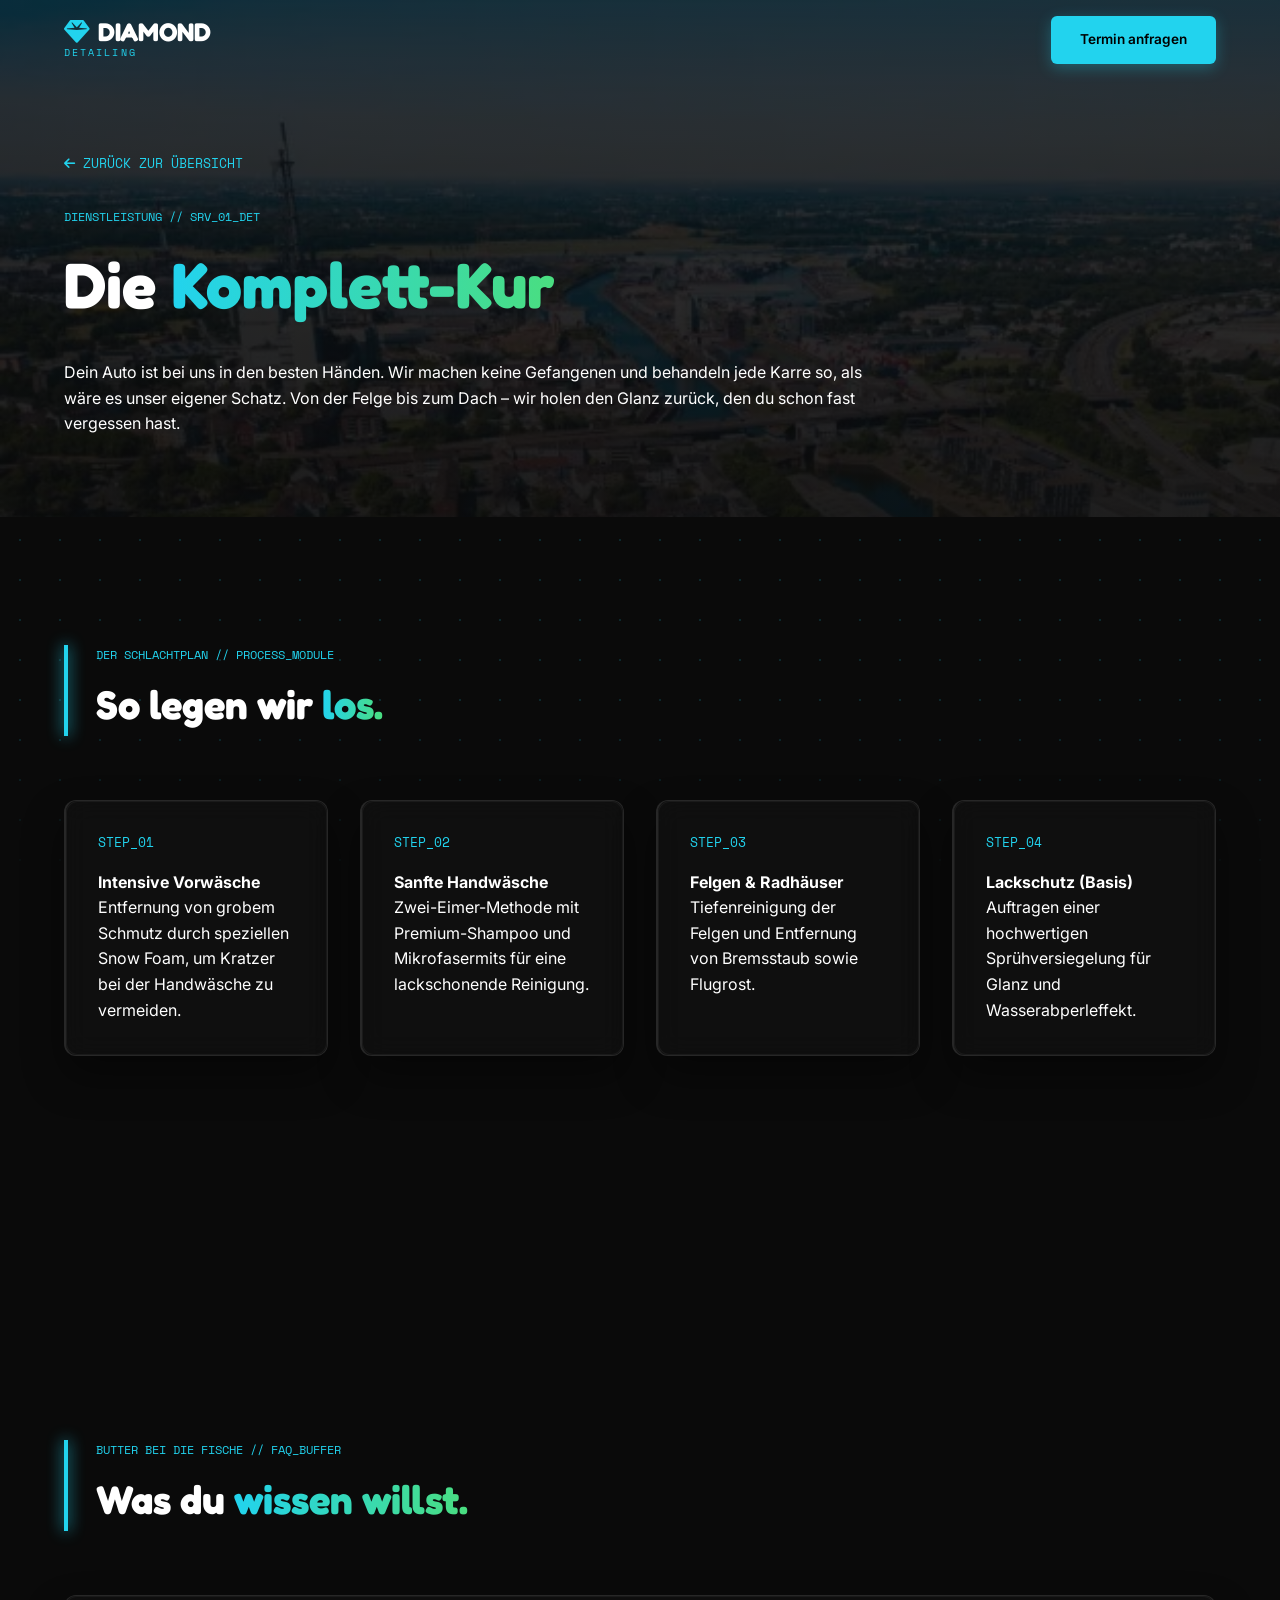
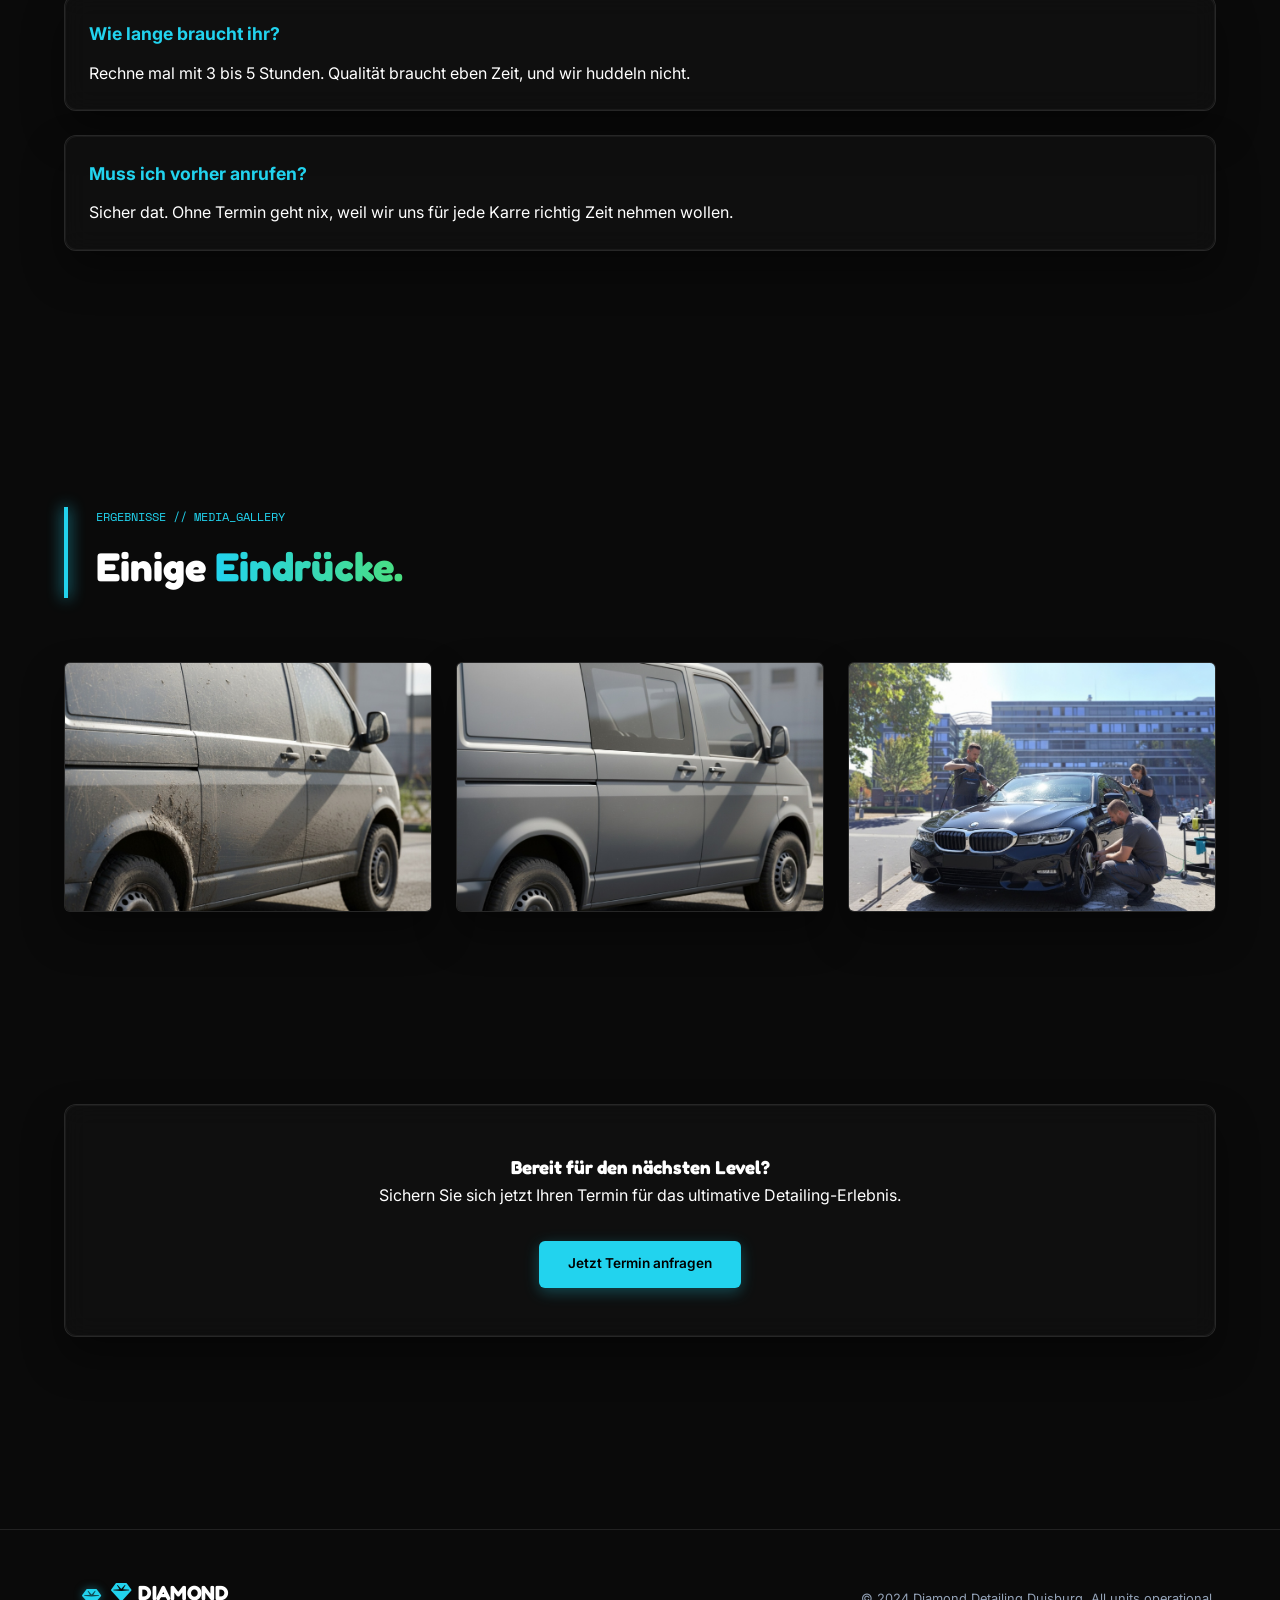
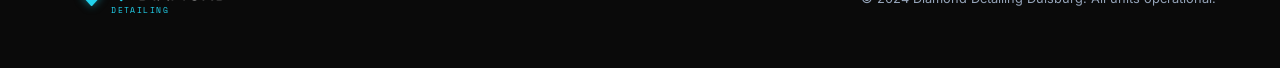
<file: services/detailing.html>
<!DOCTYPE html>
<html lang="de">
<head>
    <meta charset="UTF-8">
    <meta name="viewport" content="width=device-width, initial-scale=1.0">
    <title>Normales Detailing | Diamond Detailing Duisburg</title>
    <link rel="stylesheet" href="../style.css">
    <link rel="stylesheet" href="https://cdnjs.cloudflare.com/ajax/libs/font-awesome/6.4.0/css/all.min.css">
</head>
<body class="sub-page">

    <div class="bg-waves">
        <div class="wave-pattern"></div>
    </div>

    <nav id="mainNav" class="scrolled">
        <div class="container nav-content">
            <a href="../index.html" class="logo">
                <div class="logo-text">
                    <span class="logo-main">DIAMOND</span>
                    <span class="logo-sub">DETAILING</span>
                </div>
            </a>
            <a href="../index.html#contact" class="btn btn-primary nav-cta">Termin anfragen</a>
        </div>
    </nav>

    <section class="service-hero">
        <div class="container">
            <a href="../index.html" class="back-link"><i class="fa-solid fa-arrow-left"></i> ZURÜCK ZUR ÜBERSICHT</a>
            <div class="service-hero-content reveal active">
                <span class="section-tag">DIENSTLEISTUNG // SRV_01_DET</span>
                <h1>Die <span class="text-gradient">Komplett-Kur</span></h1>
                <p>Dein Auto ist bei uns in den besten Händen. Wir machen keine Gefangenen und behandeln jede Karre so, als wäre es unser eigener Schatz. Von der Felge bis zum Dach – wir holen den Glanz zurück, den du schon fast vergessen hast.</p>
            </div>
        </div>
    </section>

    <section class="process">
        <div class="container">
            <div class="section-header reveal active">
                <span class="section-tag">DER SCHLACHTPLAN // PROCESS_MODULE</span>
                <h2>So legen wir <span class="text-gradient">los.</span></h2>
            </div>

            <div class="process-grid">
                <div class="window-frame process-step reveal active">
                    <span class="step-number">STEP_01</span>
                    <h4>Intensive Vorwäsche</h4>
                    <p>Entfernung von grobem Schmutz durch speziellen Snow Foam, um Kratzer bei der Handwäsche zu vermeiden.</p>
                </div>
                <div class="window-frame process-step reveal active">
                    <span class="step-number">STEP_02</span>
                    <h4>Sanfte Handwäsche</h4>
                    <p>Zwei-Eimer-Methode mit Premium-Shampoo und Mikrofasermits für eine lackschonende Reinigung.</p>
                </div>
                <div class="window-frame process-step reveal active">
                    <span class="step-number">STEP_03</span>
                    <h4>Felgen & Radhäuser</h4>
                    <p>Tiefenreinigung der Felgen und Entfernung von Bremsstaub sowie Flugrost.</p>
                </div>
                <div class="window-frame process-step reveal active">
                    <span class="step-number">STEP_04</span>
                    <h4>Lackschutz (Basis)</h4>
                    <p>Auftragen einer hochwertigen Sprühversiegelung für Glanz und Wasserabperleffekt.</p>
                </div>
            </div>
        </div>
    </section>

    <section class="faq-section">
        <div class="container">
            <div class="section-header reveal active">
                <span class="section-tag">BUTTER BEI DIE FISCHE // FAQ_BUFFER</span>
                <h2>Was du <span class="text-gradient">wissen willst.</span></h2>
            </div>

            <div class="faq-grid">
                <div class="window-frame faq-item reveal active">
                    <h4>Wie lange braucht ihr?</h4>
                    <p>Rechne mal mit 3 bis 5 Stunden. Qualität braucht eben Zeit, und wir huddeln nicht.</p>
                </div>
                <div class="window-frame faq-item reveal active">
                    <h4>Muss ich vorher anrufen?</h4>
                    <p>Sicher dat. Ohne Termin geht nix, weil wir uns für jede Karre richtig Zeit nehmen wollen.</p>
                </div>
            </div>
        </div>
    </section>

    <section class="gallery">
        <div class="container">
            <div class="section-header reveal active">
                <span class="section-tag">ERGEBNISSE // MEDIA_GALLERY</span>
                <h2>Einige <span class="text-gradient">Eindrücke.</span></h2>
            </div>
            <div class="gallery-grid">
                <img src="../before.jpg" alt="Vorher" class="gallery-img window-frame">
                <img src="../after.jpg" alt="Nachher" class="gallery-img window-frame">
                <img src="../hero_bmw.jpg" alt="Resultat" class="gallery-img window-frame">
            </div>
        </div>
    </section>

    <section class="cta-section" style="padding: var(--space-md) 0; text-align: center;">
        <div class="container">
            <div class="window-frame reveal active" style="padding: 3rem;">
                <h3>Bereit für den nächsten Level?</h3>
                <p style="margin-bottom: 2rem;">Sichern Sie sich jetzt Ihren Termin für das ultimative Detailing-Erlebnis.</p>
                <a href="../index.html#contact" class="btn btn-primary">Jetzt Termin anfragen</a>
            </div>
        </div>
    </section>

    <footer>
        <div class="container footer-content">
            <a href="../index.html" class="logo" style="transform: scale(0.8); origin: left center;">
                <div class="logo-diamond"><i class="fa-solid fa-gem"></i></div>
                <div class="logo-text">
                    <span class="logo-main">DIAMOND</span>
                    <span class="logo-sub">DETAILING</span>
                </div>
            </a>
            <p class="copyright">© 2024 Diamond Detailing Duisburg. All units operational.</p>
        </div>
    </footer>

    <script src="../main.js"></script>
</body>
</html>
</file>
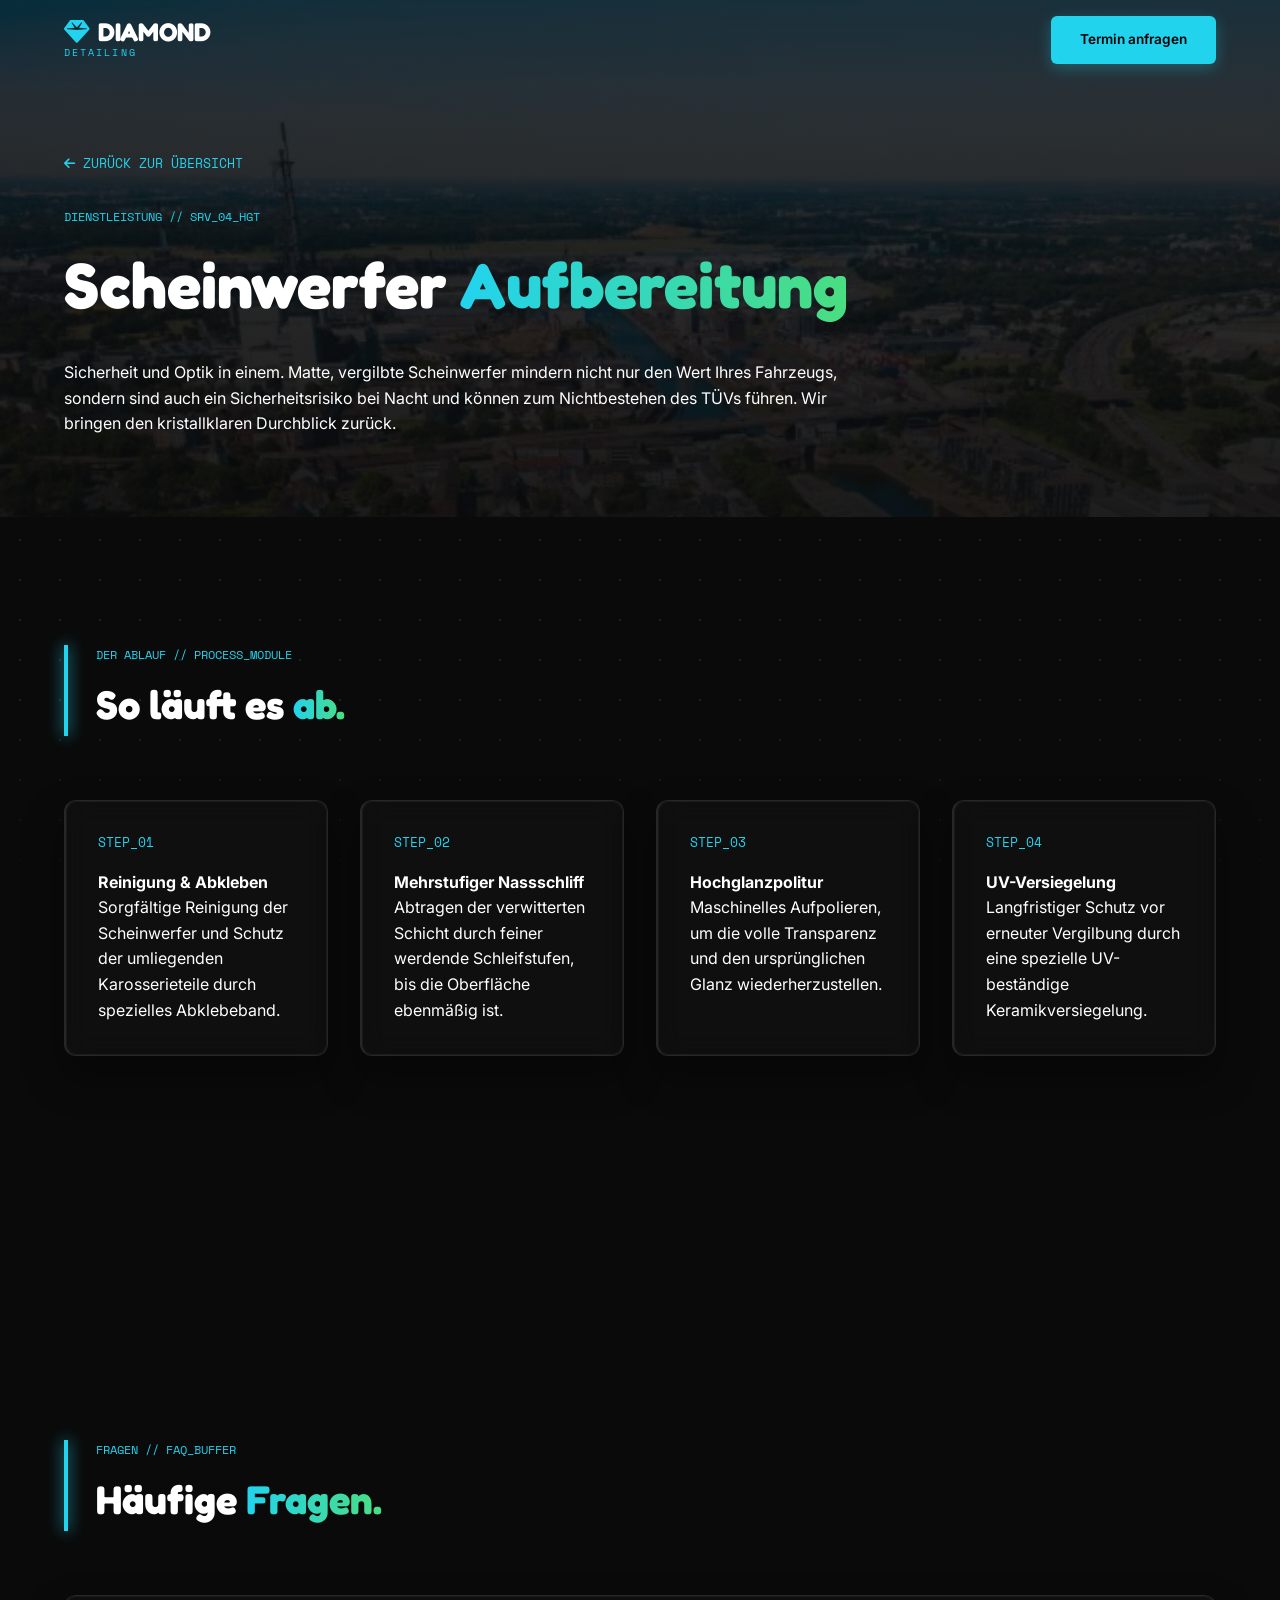
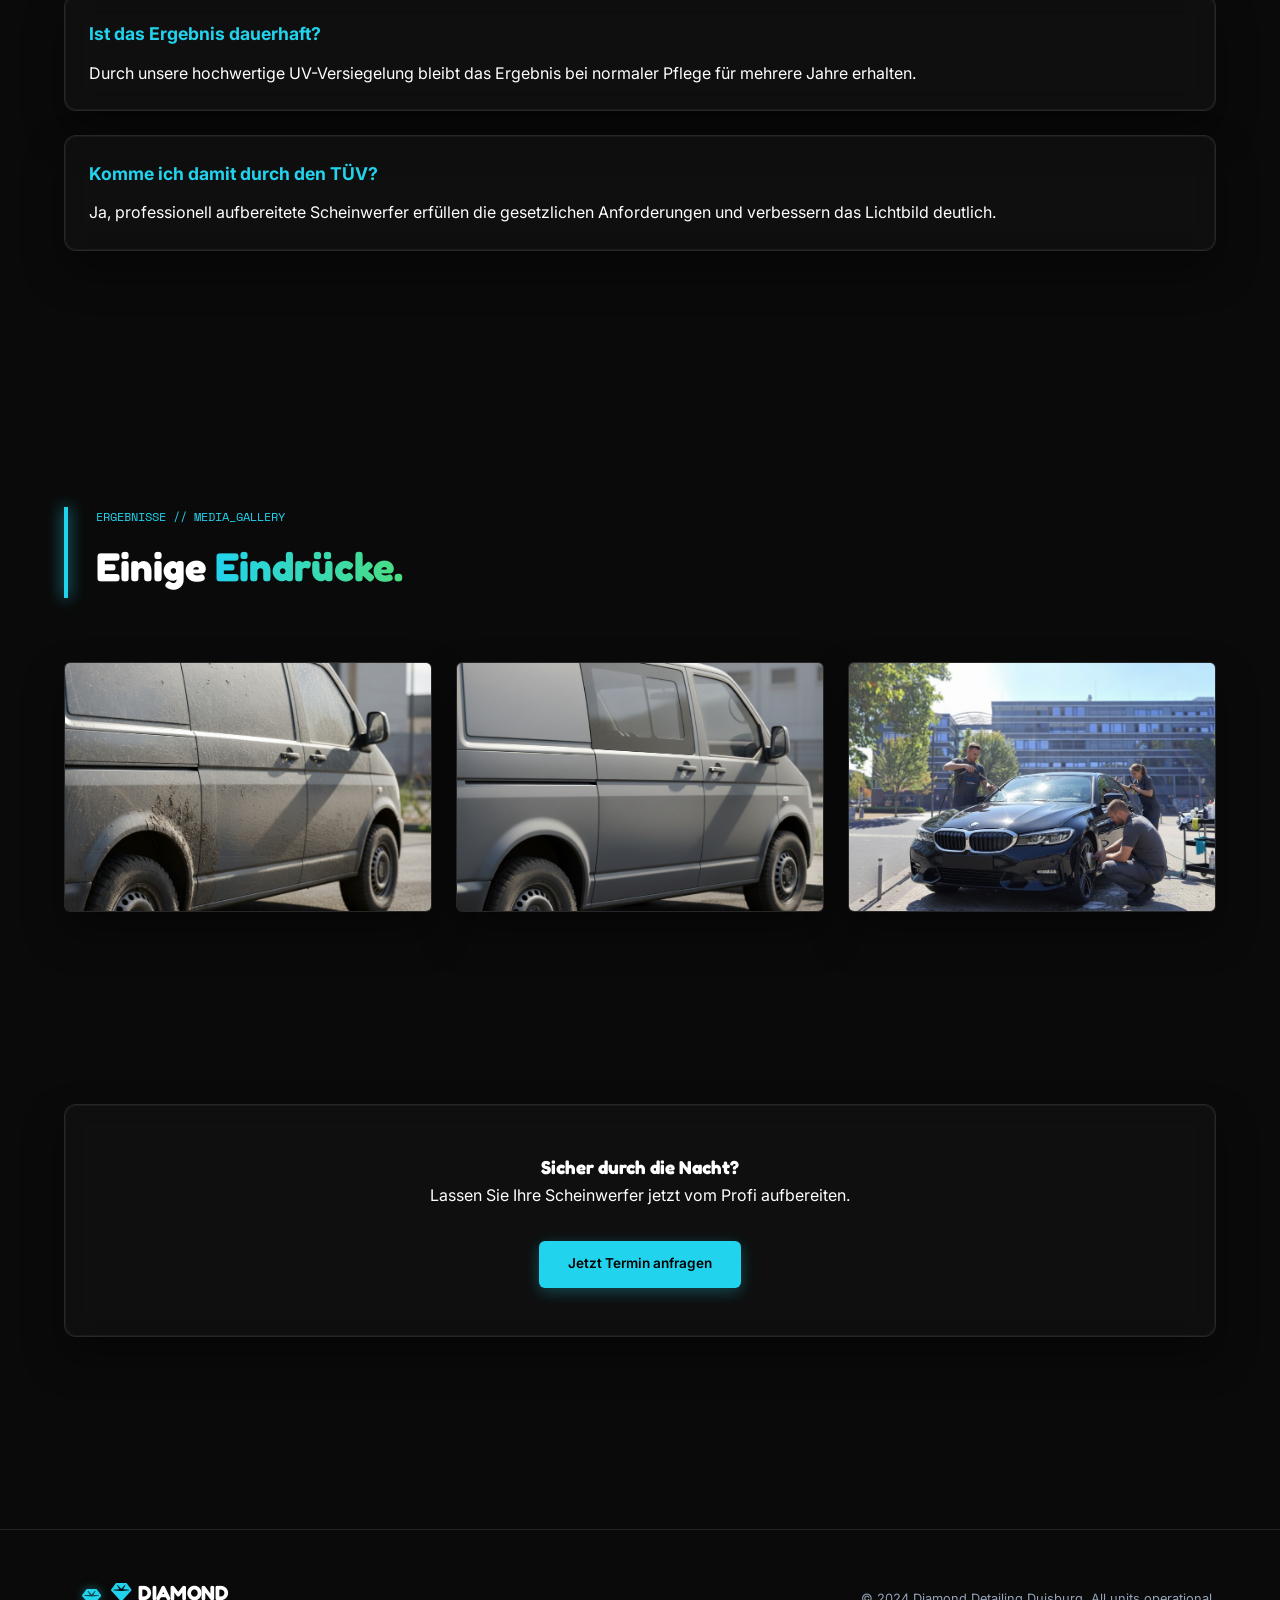
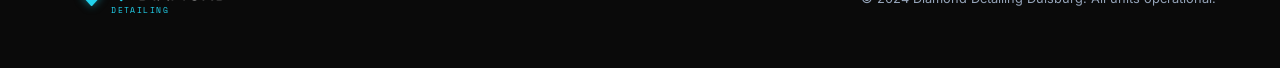
<file: services/headlights.html>
<!DOCTYPE html>
<html lang="de">
<head>
    <meta charset="UTF-8">
    <meta name="viewport" content="width=device-width, initial-scale=1.0">
    <title>Scheinwerfer-Aufbereitung | Diamond Detailing Duisburg</title>
    <link rel="stylesheet" href="../style.css">
    <link rel="stylesheet" href="https://cdnjs.cloudflare.com/ajax/libs/font-awesome/6.4.0/css/all.min.css">
</head>
<body class="sub-page">

    <div class="bg-waves">
        <div class="wave-pattern"></div>
    </div>

    <nav id="mainNav" class="scrolled">
        <div class="container nav-content">
            <a href="../index.html" class="logo">
                <div class="logo-text">
                    <span class="logo-main">DIAMOND</span>
                    <span class="logo-sub">DETAILING</span>
                </div>
            </a>
            <a href="../index.html#contact" class="btn btn-primary nav-cta">Termin anfragen</a>
        </div>
    </nav>

    <section class="service-hero">
        <div class="container">
            <a href="../index.html" class="back-link"><i class="fa-solid fa-arrow-left"></i> ZURÜCK ZUR ÜBERSICHT</a>
            <div class="service-hero-content reveal active">
                <span class="section-tag">DIENSTLEISTUNG // SRV_04_HGT</span>
                <h1>Scheinwerfer <span class="text-gradient">Aufbereitung</span></h1>
                <p>Sicherheit und Optik in einem. Matte, vergilbte Scheinwerfer mindern nicht nur den Wert Ihres Fahrzeugs, sondern sind auch ein Sicherheitsrisiko bei Nacht und können zum Nichtbestehen des TÜVs führen. Wir bringen den kristallklaren Durchblick zurück.</p>
            </div>
        </div>
    </section>

    <section class="process">
        <div class="container">
            <div class="section-header reveal active">
                <span class="section-tag">DER ABLAUF // PROCESS_MODULE</span>
                <h2>So läuft es <span class="text-gradient">ab.</span></h2>
            </div>

            <div class="process-grid">
                <div class="window-frame process-step reveal active">
                    <span class="step-number">STEP_01</span>
                    <h4>Reinigung & Abkleben</h4>
                    <p>Sorgfältige Reinigung der Scheinwerfer und Schutz der umliegenden Karosserieteile durch spezielles Abklebeband.</p>
                </div>
                <div class="window-frame process-step reveal active">
                    <span class="step-number">STEP_02</span>
                    <h4>Mehrstufiger Nassschliff</h4>
                    <p>Abtragen der verwitterten Schicht durch feiner werdende Schleifstufen, bis die Oberfläche ebenmäßig ist.</p>
                </div>
                <div class="window-frame process-step reveal active">
                    <span class="step-number">STEP_03</span>
                    <h4>Hochglanzpolitur</h4>
                    <p>Maschinelles Aufpolieren, um die volle Transparenz und den ursprünglichen Glanz wiederherzustellen.</p>
                </div>
                <div class="window-frame process-step reveal active">
                    <span class="step-number">STEP_04</span>
                    <h4>UV-Versiegelung</h4>
                    <p>Langfristiger Schutz vor erneuter Vergilbung durch eine spezielle UV-beständige Keramikversiegelung.</p>
                </div>
            </div>
        </div>
    </section>

    <section class="faq-section">
        <div class="container">
            <div class="section-header reveal active">
                <span class="section-tag">FRAGEN // FAQ_BUFFER</span>
                <h2>Häufige <span class="text-gradient">Fragen.</span></h2>
            </div>

            <div class="faq-grid">
                <div class="window-frame faq-item reveal active">
                    <h4>Ist das Ergebnis dauerhaft?</h4>
                    <p>Durch unsere hochwertige UV-Versiegelung bleibt das Ergebnis bei normaler Pflege für mehrere Jahre erhalten.</p>
                </div>
                <div class="window-frame faq-item reveal active">
                    <h4>Komme ich damit durch den TÜV?</h4>
                    <p>Ja, professionell aufbereitete Scheinwerfer erfüllen die gesetzlichen Anforderungen und verbessern das Lichtbild deutlich.</p>
                </div>
            </div>
        </div>
    </section>

    <section class="gallery">
        <div class="container">
            <div class="section-header reveal active">
                <span class="section-tag">ERGEBNISSE // MEDIA_GALLERY</span>
                <h2>Einige <span class="text-gradient">Eindrücke.</span></h2>
            </div>
            <div class="gallery-grid">
                <img src="../before.jpg" alt="Vergilbt" class="gallery-img window-frame">
                <img src="../after.jpg" alt="Klar" class="gallery-img window-frame">
                <img src="../hero_bmw.jpg" alt="Finish" class="gallery-img window-frame">
            </div>
        </div>
    </section>

    <section class="cta-section" style="padding: var(--space-md) 0; text-align: center;">
        <div class="container">
            <div class="window-frame reveal active" style="padding: 3rem;">
                <h3>Sicher durch die Nacht?</h3>
                <p style="margin-bottom: 2rem;">Lassen Sie Ihre Scheinwerfer jetzt vom Profi aufbereiten.</p>
                <a href="../index.html#contact" class="btn btn-primary">Jetzt Termin anfragen</a>
            </div>
        </div>
    </section>

    <footer>
        <div class="container footer-content">
            <a href="../index.html" class="logo" style="transform: scale(0.8); origin: left center;">
                <div class="logo-diamond"><i class="fa-solid fa-gem"></i></div>
                <div class="logo-text">
                    <span class="logo-main">DIAMOND</span>
                    <span class="logo-sub">DETAILING</span>
                </div>
            </a>
            <p class="copyright">© 2024 Diamond Detailing Duisburg. All units operational.</p>
        </div>
    </footer>

    <script src="../main.js"></script>
</body>
</html>
</file>
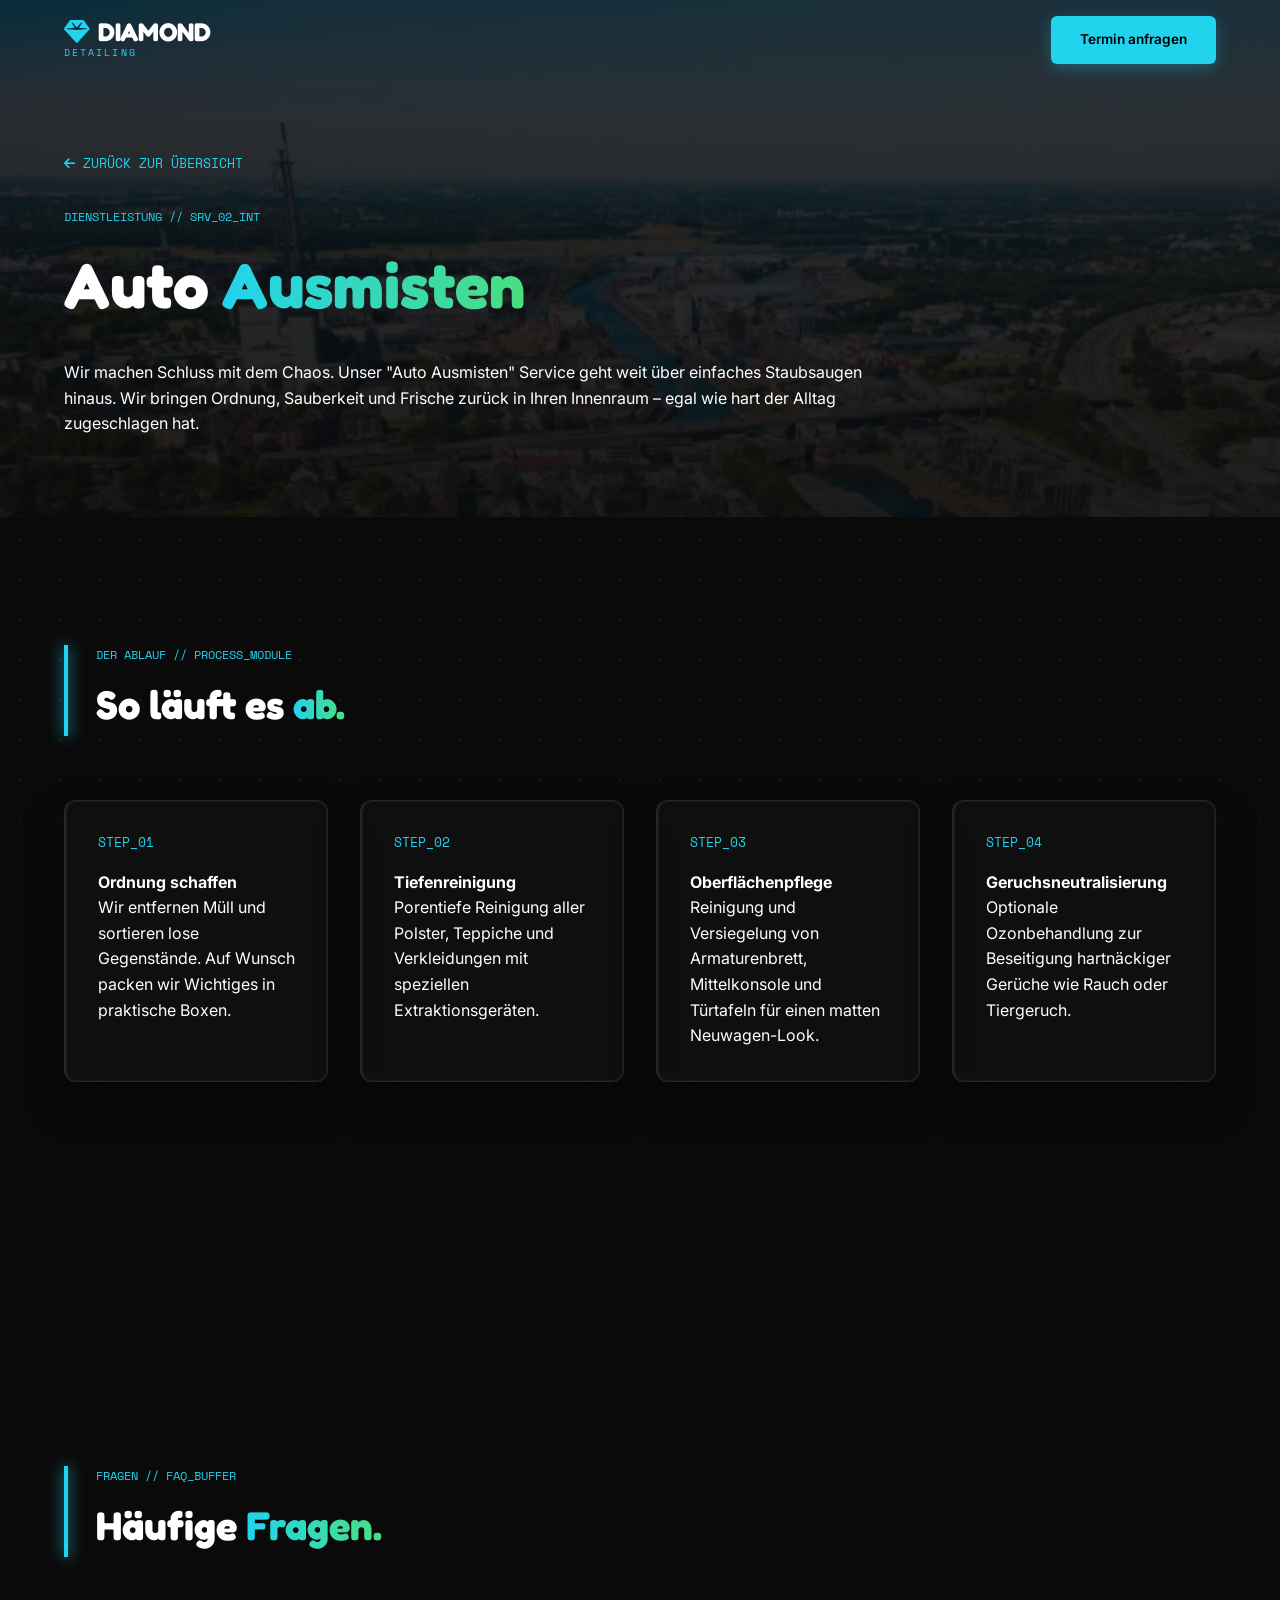
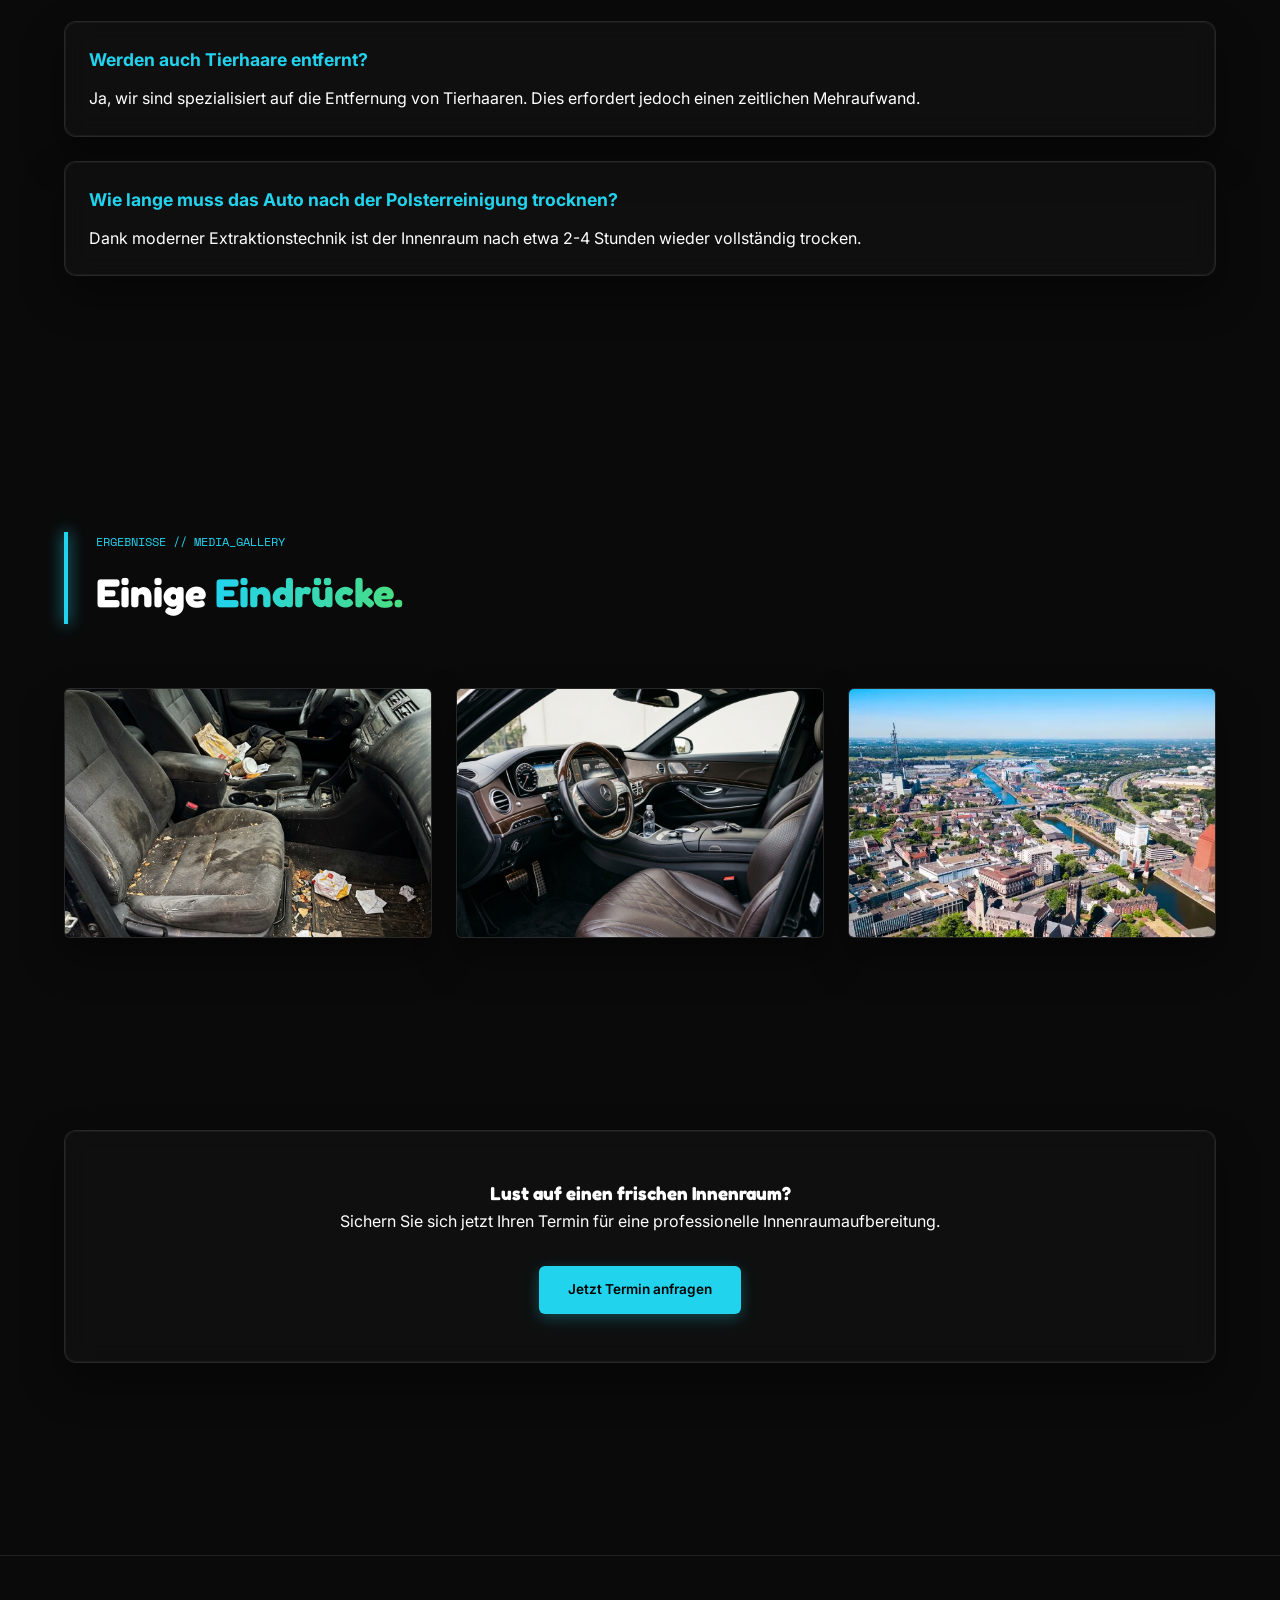
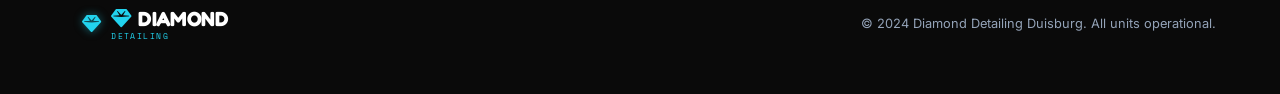
<file: services/interior.html>
<!DOCTYPE html>
<html lang="de">
<head>
    <meta charset="UTF-8">
    <meta name="viewport" content="width=device-width, initial-scale=1.0">
    <title>Auto Ausmisten | Diamond Detailing Duisburg</title>
    <link rel="stylesheet" href="../style.css">
    <link rel="stylesheet" href="https://cdnjs.cloudflare.com/ajax/libs/font-awesome/6.4.0/css/all.min.css">
</head>
<body class="sub-page">

    <div class="bg-waves">
        <div class="wave-pattern"></div>
    </div>

    <nav id="mainNav" class="scrolled">
        <div class="container nav-content">
            <a href="../index.html" class="logo">
                <div class="logo-text">
                    <span class="logo-main">DIAMOND</span>
                    <span class="logo-sub">DETAILING</span>
                </div>
            </a>
            <a href="../index.html#contact" class="btn btn-primary nav-cta">Termin anfragen</a>
        </div>
    </nav>

    <section class="service-hero">
        <div class="container">
            <a href="../index.html" class="back-link"><i class="fa-solid fa-arrow-left"></i> ZURÜCK ZUR ÜBERSICHT</a>
            <div class="service-hero-content reveal active">
                <span class="section-tag">DIENSTLEISTUNG // SRV_02_INT</span>
                <h1>Auto <span class="text-gradient">Ausmisten</span></h1>
                <p>Wir machen Schluss mit dem Chaos. Unser "Auto Ausmisten" Service geht weit über einfaches Staubsaugen hinaus. Wir bringen Ordnung, Sauberkeit und Frische zurück in Ihren Innenraum – egal wie hart der Alltag zugeschlagen hat.</p>
            </div>
        </div>
    </section>

    <section class="process">
        <div class="container">
            <div class="section-header reveal active">
                <span class="section-tag">DER ABLAUF // PROCESS_MODULE</span>
                <h2>So läuft es <span class="text-gradient">ab.</span></h2>
            </div>

            <div class="process-grid">
                <div class="window-frame process-step reveal active">
                    <span class="step-number">STEP_01</span>
                    <h4>Ordnung schaffen</h4>
                    <p>Wir entfernen Müll und sortieren lose Gegenstände. Auf Wunsch packen wir Wichtiges in praktische Boxen.</p>
                </div>
                <div class="window-frame process-step reveal active">
                    <span class="step-number">STEP_02</span>
                    <h4>Tiefenreinigung</h4>
                    <p>Porentiefe Reinigung aller Polster, Teppiche und Verkleidungen mit speziellen Extraktionsgeräten.</p>
                </div>
                <div class="window-frame process-step reveal active">
                    <span class="step-number">STEP_03</span>
                    <h4>Oberflächenpflege</h4>
                    <p>Reinigung und Versiegelung von Armaturenbrett, Mittelkonsole und Türtafeln für einen matten Neuwagen-Look.</p>
                </div>
                <div class="window-frame process-step reveal active">
                    <span class="step-number">STEP_04</span>
                    <h4>Geruchsneutralisierung</h4>
                    <p>Optionale Ozonbehandlung zur Beseitigung hartnäckiger Gerüche wie Rauch oder Tiergeruch.</p>
                </div>
            </div>
        </div>
    </section>

    <section class="faq-section">
        <div class="container">
            <div class="section-header reveal active">
                <span class="section-tag">FRAGEN // FAQ_BUFFER</span>
                <h2>Häufige <span class="text-gradient">Fragen.</span></h2>
            </div>

            <div class="faq-grid">
                <div class="window-frame faq-item reveal active">
                    <h4>Werden auch Tierhaare entfernt?</h4>
                    <p>Ja, wir sind spezialisiert auf die Entfernung von Tierhaaren. Dies erfordert jedoch einen zeitlichen Mehraufwand.</p>
                </div>
                <div class="window-frame faq-item reveal active">
                    <h4>Wie lange muss das Auto nach der Polsterreinigung trocknen?</h4>
                    <p>Dank moderner Extraktionstechnik ist der Innenraum nach etwa 2-4 Stunden wieder vollständig trocken.</p>
                </div>
            </div>
        </div>
    </section>

    <section class="gallery">
        <div class="container">
            <div class="section-header reveal active">
                <span class="section-tag">ERGEBNISSE // MEDIA_GALLERY</span>
                <h2>Einige <span class="text-gradient">Eindrücke.</span></h2>
            </div>
            <div class="gallery-grid">
                <img src="../before_interior.png" alt="Vorher Interior" class="gallery-img window-frame">
                <img src="../after_interior.png" alt="Nachher Interior" class="gallery-img window-frame">
                <img src="../duisburg_bg.png" alt="Detail" class="gallery-img window-frame">
            </div>
        </div>
    </section>

    <section class="cta-section" style="padding: var(--space-md) 0; text-align: center;">
        <div class="container">
            <div class="window-frame reveal active" style="padding: 3rem;">
                <h3>Lust auf einen frischen Innenraum?</h3>
                <p style="margin-bottom: 2rem;">Sichern Sie sich jetzt Ihren Termin für eine professionelle Innenraumaufbereitung.</p>
                <a href="../index.html#contact" class="btn btn-primary">Jetzt Termin anfragen</a>
            </div>
        </div>
    </section>

    <footer>
        <div class="container footer-content">
            <a href="../index.html" class="logo" style="transform: scale(0.8); origin: left center;">
                <div class="logo-diamond"><i class="fa-solid fa-gem"></i></div>
                <div class="logo-text">
                    <span class="logo-main">DIAMOND</span>
                    <span class="logo-sub">DETAILING</span>
                </div>
            </a>
            <p class="copyright">© 2024 Diamond Detailing Duisburg. All units operational.</p>
        </div>
    </footer>

    <script src="../main.js"></script>
</body>
</html>
</file>
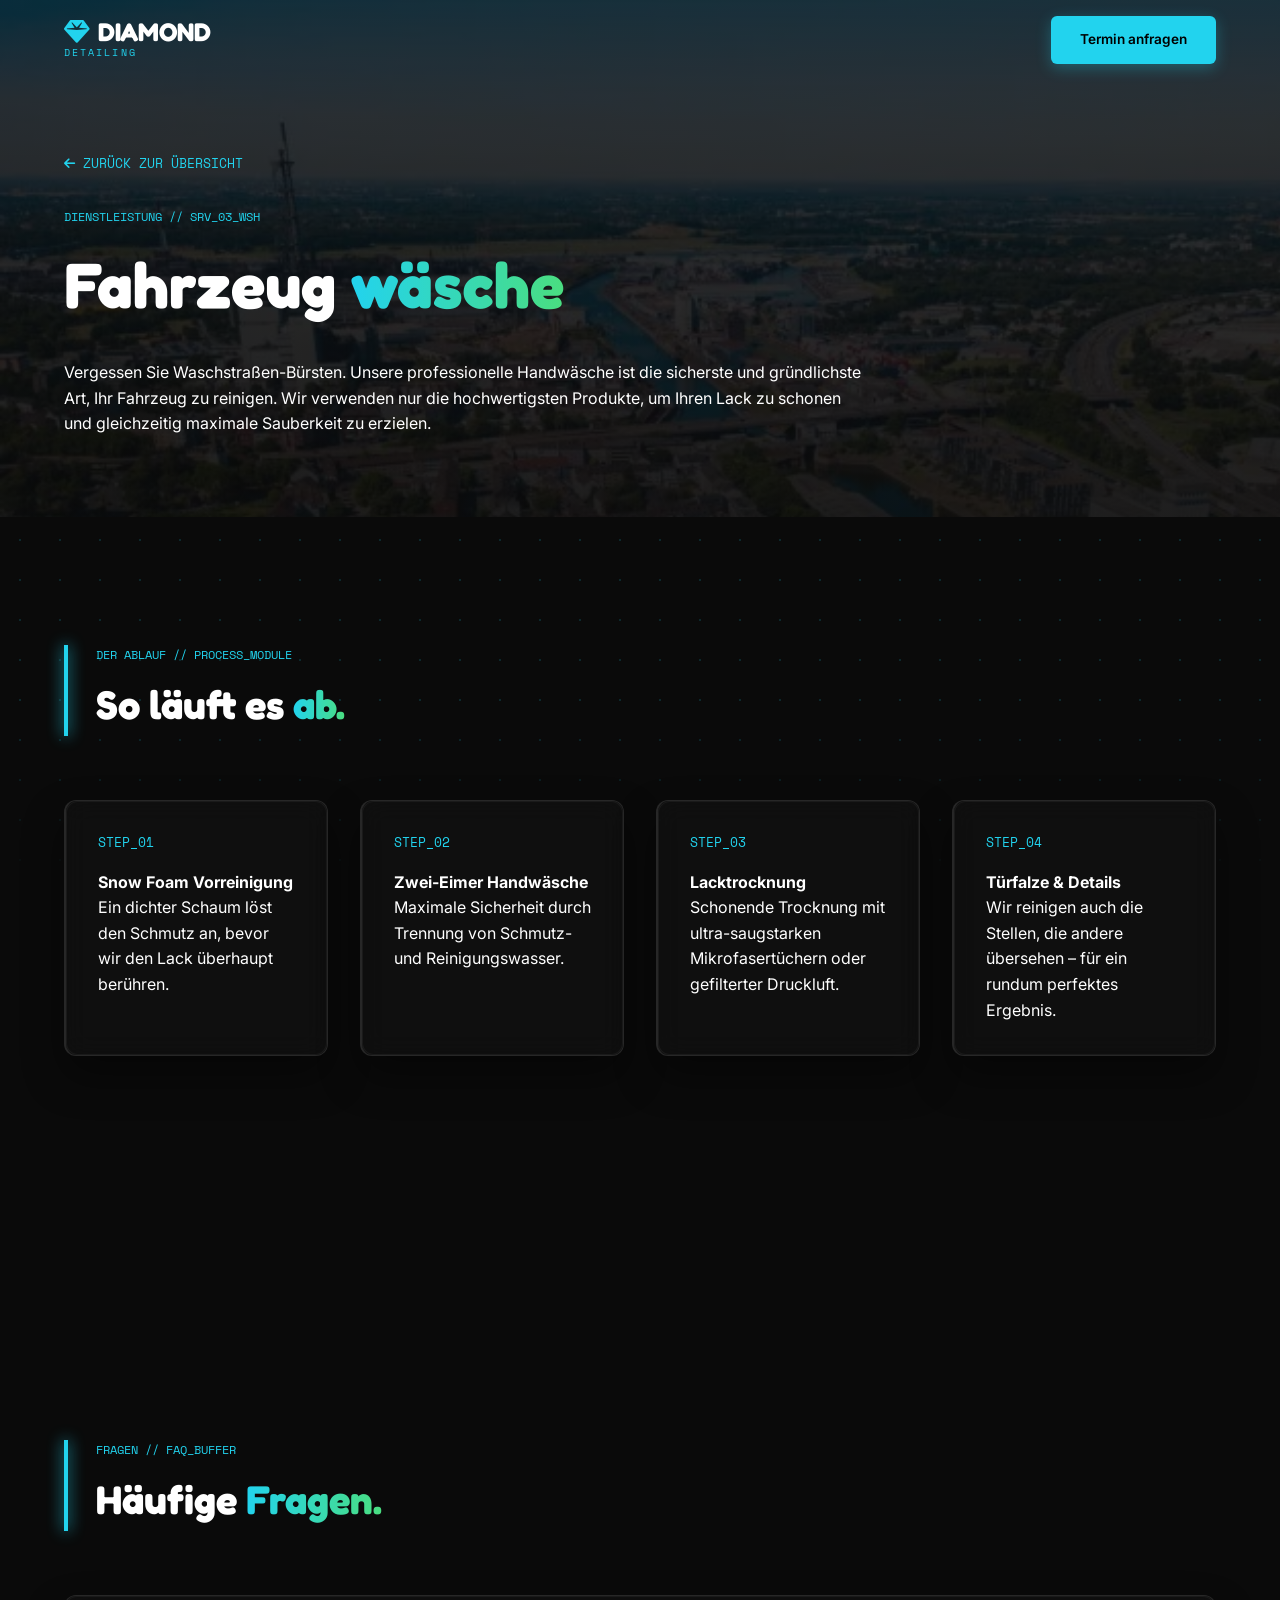
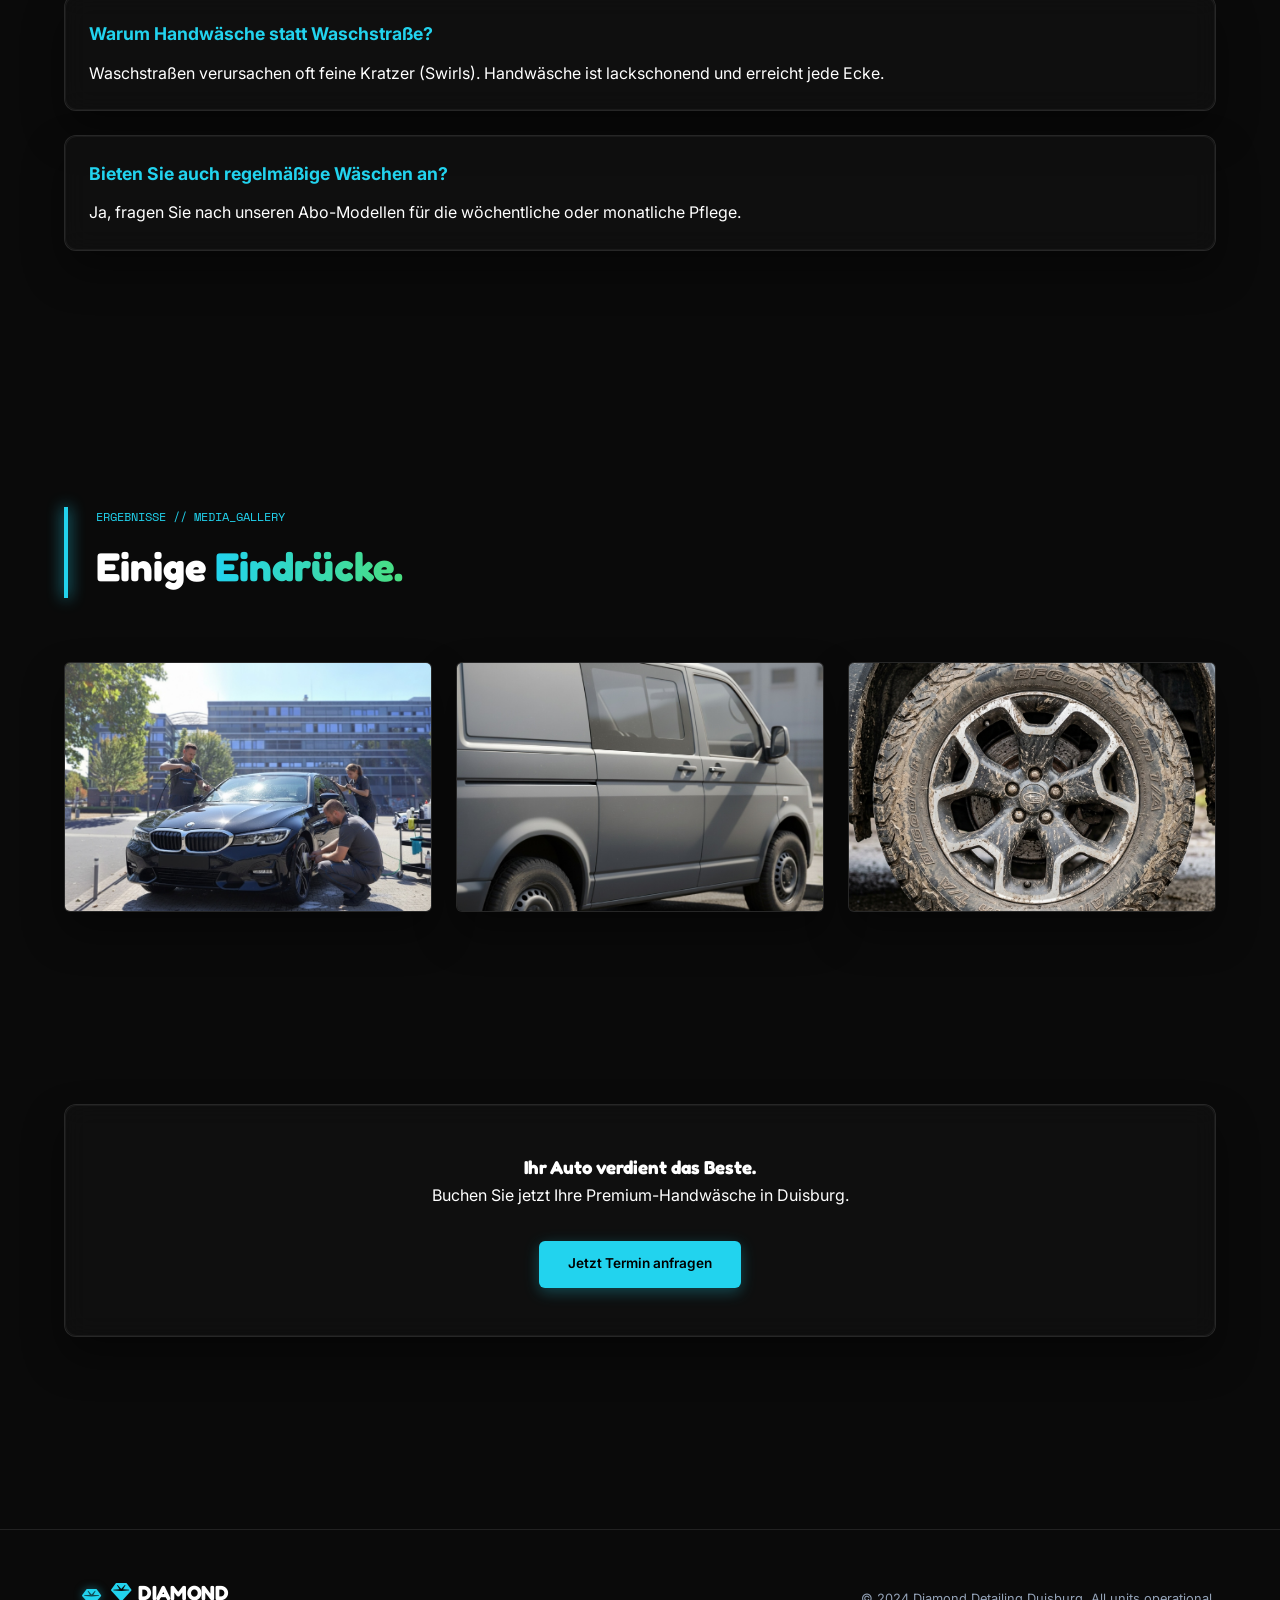
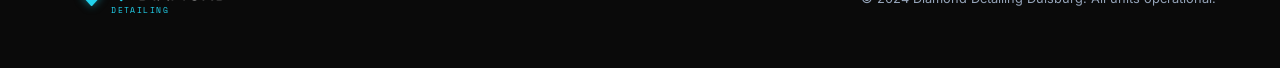
<file: services/wash.html>
<!DOCTYPE html>
<html lang="de">
<head>
    <meta charset="UTF-8">
    <meta name="viewport" content="width=device-width, initial-scale=1.0">
    <title>Fahrzeugwäsche | Diamond Detailing Duisburg</title>
    <link rel="stylesheet" href="../style.css">
    <link rel="stylesheet" href="https://cdnjs.cloudflare.com/ajax/libs/font-awesome/6.4.0/css/all.min.css">
</head>
<body class="sub-page">

    <div class="bg-waves">
        <div class="wave-pattern"></div>
    </div>

    <nav id="mainNav" class="scrolled">
        <div class="container nav-content">
            <a href="../index.html" class="logo">
                <div class="logo-text">
                    <span class="logo-main">DIAMOND</span>
                    <span class="logo-sub">DETAILING</span>
                </div>
            </a>
            <a href="../index.html#contact" class="btn btn-primary nav-cta">Termin anfragen</a>
        </div>
    </nav>

    <section class="service-hero">
        <div class="container">
            <a href="../index.html" class="back-link"><i class="fa-solid fa-arrow-left"></i> ZURÜCK ZUR ÜBERSICHT</a>
            <div class="service-hero-content reveal active">
                <span class="section-tag">DIENSTLEISTUNG // SRV_03_WSH</span>
                <h1>Fahrzeug <span class="text-gradient">wäsche</span></h1>
                <p>Vergessen Sie Waschstraßen-Bürsten. Unsere professionelle Handwäsche ist die sicherste und gründlichste Art, Ihr Fahrzeug zu reinigen. Wir verwenden nur die hochwertigsten Produkte, um Ihren Lack zu schonen und gleichzeitig maximale Sauberkeit zu erzielen.</p>
            </div>
        </div>
    </section>

    <section class="process">
        <div class="container">
            <div class="section-header reveal active">
                <span class="section-tag">DER ABLAUF // PROCESS_MODULE</span>
                <h2>So läuft es <span class="text-gradient">ab.</span></h2>
            </div>

            <div class="process-grid">
                <div class="window-frame process-step reveal active">
                    <span class="step-number">STEP_01</span>
                    <h4>Snow Foam Vorreinigung</h4>
                    <p>Ein dichter Schaum löst den Schmutz an, bevor wir den Lack überhaupt berühren.</p>
                </div>
                <div class="window-frame process-step reveal active">
                    <span class="step-number">STEP_02</span>
                    <h4>Zwei-Eimer Handwäsche</h4>
                    <p>Maximale Sicherheit durch Trennung von Schmutz- und Reinigungswasser.</p>
                </div>
                <div class="window-frame process-step reveal active">
                    <span class="step-number">STEP_03</span>
                    <h4>Lacktrocknung</h4>
                    <p>Schonende Trocknung mit ultra-saugstarken Mikrofasertüchern oder gefilterter Druckluft.</p>
                </div>
                <div class="window-frame process-step reveal active">
                    <span class="step-number">STEP_04</span>
                    <h4>Türfalze & Details</h4>
                    <p>Wir reinigen auch die Stellen, die andere übersehen – für ein rundum perfektes Ergebnis.</p>
                </div>
            </div>
        </div>
    </section>

    <section class="faq-section">
        <div class="container">
            <div class="section-header reveal active">
                <span class="section-tag">FRAGEN // FAQ_BUFFER</span>
                <h2>Häufige <span class="text-gradient">Fragen.</span></h2>
            </div>

            <div class="faq-grid">
                <div class="window-frame faq-item reveal active">
                    <h4>Warum Handwäsche statt Waschstraße?</h4>
                    <p>Waschstraßen verursachen oft feine Kratzer (Swirls). Handwäsche ist lackschonend und erreicht jede Ecke.</p>
                </div>
                <div class="window-frame faq-item reveal active">
                    <h4>Bieten Sie auch regelmäßige Wäschen an?</h4>
                    <p>Ja, fragen Sie nach unseren Abo-Modellen für die wöchentliche oder monatliche Pflege.</p>
                </div>
            </div>
        </div>
    </section>

    <section class="gallery">
        <div class="container">
            <div class="section-header reveal active">
                <span class="section-tag">ERGEBNISSE // MEDIA_GALLERY</span>
                <h2>Einige <span class="text-gradient">Eindrücke.</span></h2>
            </div>
            <div class="gallery-grid">
                <img src="../hero_bmw.jpg" alt="Wash Result" class="gallery-img window-frame">
                <img src="../after.jpg" alt="Clean Surface" class="gallery-img window-frame">
                <img src="../before_wheels.png" alt="Wheel Detail" class="gallery-img window-frame">
            </div>
        </div>
    </section>

    <section class="cta-section" style="padding: var(--space-md) 0; text-align: center;">
        <div class="container">
            <div class="window-frame reveal active" style="padding: 3rem;">
                <h3>Ihr Auto verdient das Beste.</h3>
                <p style="margin-bottom: 2rem;">Buchen Sie jetzt Ihre Premium-Handwäsche in Duisburg.</p>
                <a href="../index.html#contact" class="btn btn-primary">Jetzt Termin anfragen</a>
            </div>
        </div>
    </section>

    <footer>
        <div class="container footer-content">
            <a href="../index.html" class="logo" style="transform: scale(0.8); origin: left center;">
                <div class="logo-diamond"><i class="fa-solid fa-gem"></i></div>
                <div class="logo-text">
                    <span class="logo-main">DIAMOND</span>
                    <span class="logo-sub">DETAILING</span>
                </div>
            </a>
            <p class="copyright">© 2024 Diamond Detailing Duisburg. All units operational.</p>
        </div>
    </footer>

    <script src="../main.js"></script>
</body>
</html>
</file>
<file: style.css>
@import url('https://fonts.googleapis.com/css2?family=Fredoka:wght@400;600;700&family=Inter:wght@300;400;500;600&family=Space+Mono&display=swap');

:root {
    /* Colors - Cyber-Retro Palette */
    --bg: #0a0a0a;
    --surface: #121212;
    --surface-glass: rgba(18, 18, 18, 0.7);
    
    --cyan: #22d3ee;
    --green: #4ade80;
    --pink: #FF007F;
    --red: #ff4b2b;
    --yellow: #fde047;
    --text: #ffffff;
    --text-muted: #94a3b8;
    
    --border: rgba(255, 255, 255, 0.1);
    --border-glow: rgba(34, 211, 238, 0.3);
    
    --radius: 12px;
    --radius-sm: 6px;
    --transition: all 0.3s cubic-bezier(0.4, 0, 0.2, 1);
    --space-sm: 2rem;
    --space-md: 4rem;
    --space-lg: 8rem;
}

* {
    margin: 0;
    padding: 0;
    box-sizing: border-box;
}

html {
    scroll-behavior: smooth;
    font-size: 16px;
}

body {
    background-color: var(--bg);
    color: var(--text);
    font-family: 'Inter', sans-serif;
    line-height: 1.6;
    overflow-x: hidden;
}

h1, h2, h3, .logo-main {
    font-family: 'Fredoka', sans-serif;
    font-weight: 700;
}

.mono {
    font-family: 'Space Mono', monospace;
    text-transform: uppercase;
    font-size: 0.75rem;
    letter-spacing: 0.1em;
}

.container {
    max-width: 1200px;
    margin: 0 auto;
    padding: 0 1.5rem;
}

/* ---- BACKGROUND ANIMATION ---- */
.bg-waves {
    position: fixed;
    inset: 0;
    z-index: -1;
    pointer-events: none;
    opacity: 0.15;
}

.wave-pattern {
    width: 100%;
    height: 100%;
    background-image: radial-gradient(circle, var(--cyan) 1px, transparent 1px);
    background-size: 40px 40px;
    mask-image: linear-gradient(to bottom, transparent, black 20%, black 80%, transparent);
    animation: waveMove 20s linear infinite;
}

@keyframes waveMove {
    from { background-position: 0 0; }
    to { background-position: 400px 800px; }
}

/* ---- UI COMPONENTS: WINDOW FRAME ---- */
.window-frame {
    background: var(--surface-glass);
    border: 1px solid var(--border);
    border-radius: var(--radius);
    overflow: hidden;
    backdrop-filter: blur(12px);
    box-shadow: 0 20px 40px rgba(0,0,0,0.4);
    transition: var(--transition);
    position: relative;
}

.window-frame::before {
    content: '';
    position: absolute;
    inset: 0;
    pointer-events: none;
    border-radius: inherit;
    box-shadow: inset 0 0 0 1px rgba(255, 255, 255, 0.05);
}

.window-header {
    height: 32px;
    background: rgba(255, 255, 255, 0.05);
    display: flex;
    align-items: center;
    padding: 0 12px;
    gap: 6px;
    border-bottom: 1px solid var(--border);
}

.window-dot {
    width: 8px;
    height: 8px;
    border-radius: 50%;
}

.dot-red { background: #ff5f56; }
.dot-yellow { background: #ffbd2e; }
.dot-green { background: #27c93f; }

.window-title {
    margin-left: auto;
    font-size: 0.65rem;
    color: var(--text-muted);
    font-family: 'Space Mono', monospace;
    letter-spacing: 0.1em;
}

.window-content {
    position: relative;
}

/* ---- NAV ---- */
nav {
    position: fixed;
    top: 0;
    width: 100%;
    height: 80px;
    display: flex;
    align-items: center;
    z-index: 1000;
    transition: var(--transition);
}

nav.scrolled {
    height: 70px;
    background: rgba(10, 10, 10, 0.85);
    backdrop-filter: blur(10px);
    border-bottom: 1px solid var(--border);
}

.nav-content {
    width: 100%;
    display: flex;
    justify-content: space-between;
    align-items: center;
}

.logo {
    display: flex;
    align-items: center;
    gap: 0.75rem;
    text-decoration: none;
}

.logo-diamond {
    color: var(--cyan);
    font-size: 1.5rem;
    text-shadow: 0 0 10px rgba(34, 211, 238, 0.5);
}

.logo-text {
    display: flex;
    flex-direction: column;
}

.logo-main {
    color: var(--text);
    font-size: 1.6rem;
    line-height: 1;
    font-weight: 800;
    display: flex;
    align-items: center;
    gap: 0.5rem;
}

.logo-main::before {
    content: '\f3a5'; /* Gem icon */
    font-family: 'Font Awesome 6 Free';
    font-weight: 900;
    color: var(--cyan);
    animation: pulse-glow 2.5s infinite alternate;
}

@keyframes pulse-glow {
    from { filter: drop-shadow(0 0 2px var(--cyan)); opacity: 0.8; }
    to { filter: drop-shadow(0 0 12px var(--cyan)); opacity: 1; }
}

.logo-sub {
    color: var(--cyan);
    font-size: 0.65rem;
    letter-spacing: 0.2em;
    font-family: 'Space Mono', monospace;
}

.nav-links {
    display: flex;
    gap: 2rem;
    list-style: none;
}

.nav-links a {
    text-decoration: none;
    color: var(--text-muted);
    font-size: 0.85rem;
    font-weight: 500;
    transition: var(--transition);
    position: relative;
}

.nav-links a:hover, .nav-links a.active {
    color: var(--cyan);
}

.nav-links a::after {
    content: '';
    position: absolute;
    bottom: -4px;
    left: 0;
    width: 0;
    height: 2px;
    background: var(--cyan);
    transition: var(--transition);
}

.nav-links a:hover::after {
    width: 100%;
}

.btn {
    padding: 0.8rem 1.8rem;
    border-radius: var(--radius-sm);
    font-weight: 600;
    text-decoration: none;
    font-size: 0.85rem;
    transition: var(--transition);
    display: inline-flex;
    align-items: center;
    justify-content: center;
    cursor: pointer;
    border: none;
}

.btn-primary {
    background: var(--cyan);
    color: #000;
    box-shadow: 0 4px 15px rgba(34, 211, 238, 0.3);
}

.btn-primary:hover {
    transform: translateY(-2px);
    box-shadow: 0 6px 20px rgba(34, 211, 238, 0.5);
}

.btn-outline {
    background: transparent;
    border: 1px solid var(--border);
    color: var(--text);
}

.btn-outline:hover {
    border-color: var(--cyan);
    color: var(--cyan);
}

/* ---- HERO ---- */
.hero {
    height: 100vh;
    display: flex;
    align-items: center;
    position: relative;
    overflow: hidden;
}

.hero-bg {
    position: absolute;
    inset: 0;
    z-index: -1;
}

.hero-img {
    width: 100%;
    height: 100%;
    object-fit: cover;
    filter: brightness(0.6);
}

.hero-overlay {
    position: absolute;
    inset: 0;
    background: linear-gradient(to top, var(--bg) 0%, transparent 100%);
}

.hero-hud {
    position: absolute;
    inset: 0;
    pointer-events: none;
}

.hero-scanline {
    width: 100%;
    height: 2px;
    background: linear-gradient(90deg, transparent, var(--cyan), transparent);
    position: absolute;
    top: -100px;
    left: 0;
    opacity: 0.3;
    animation: scan 8s linear infinite;
}

@keyframes scan {
    0% { top: -100px; opacity: 0; }
    5% { opacity: 0.5; }
    95% { opacity: 0.5; }
    100% { top: 110%; opacity: 0; }
}

.hero-content {
    max-width: 800px;
}

.hero-label {
    display: flex;
    align-items: center;
    gap: 1rem;
    margin-bottom: 1.5rem;
    color: var(--cyan);
    font-weight: 600;
    letter-spacing: 0.2em;
}

.hero h1 {
    font-size: clamp(3rem, 10vw, 5.8rem);
    line-height: 0.95;
    margin-bottom: 2rem;
    font-weight: 900;
    letter-spacing: -3px;
    text-transform: uppercase;
    position: relative;
}

.hero h1 .fa-gem {
    font-size: 0.7em;
    vertical-align: middle;
    margin-left: 0.1em;
    filter: drop-shadow(0 0 20px var(--cyan));
    animation: diamond-float 4s infinite ease-in-out;
    display: inline-block;
}

@keyframes diamond-float {
    0%, 100% { transform: translateY(0) rotate(0); }
    50% { transform: translateY(-20px) rotate(15deg); }
}

.text-gradient {
    background: linear-gradient(90deg, var(--cyan), var(--green));
    -webkit-background-clip: text;
    -webkit-text-fill-color: transparent;
}

.hero p {
    font-size: 1.15rem;
    color: var(--text-muted);
    margin-bottom: 2.5rem;
    max-width: 600px;
}

.hero-actions {
    display: flex;
    gap: 1.5rem;
}

/* ---- SECTIONS ---- */
section {
    padding: var(--space-lg) 0;
    position: relative;
}

.section-header {
    margin-bottom: var(--space-md);
    position: relative;
    padding-left: 2rem;
}

.section-header::before {
    content: '';
    position: absolute;
    left: 0;
    top: 0;
    height: 100%;
    width: 4px;
    background: var(--cyan);
    box-shadow: 0 0 15px var(--cyan);
}

.section-tag {
    font-family: 'Space Mono', monospace;
    font-size: 0.75rem;
    color: var(--cyan);
    margin-bottom: 0.5rem;
    display: block;
}

.section-header h2 {
    font-size: 2.5rem;
    margin-bottom: 1rem;
}

/* ---- TRANSITION OVERLAY ---- */
.transition-overlay {
    position: fixed;
    inset: 0;
    background: var(--bg);
    z-index: 2000;
    pointer-events: none;
    transform: translateX(-100%);
    transition: transform 0.6s cubic-bezier(0.8, 0, 0.2, 1);
    display: flex;
    align-items: center;
    justify-content: center;
    overflow: hidden;
}

.transition-overlay.active {
    transform: translateX(0);
}

.transition-overlay::after {
    content: 'DIAMOND_DETAILING_SYSTEM_REBOOT...';
    color: var(--cyan);
    font-family: 'Space Mono', monospace;
    font-size: 0.8rem;
    letter-spacing: 0.2em;
    opacity: 0;
}

.transition-overlay.active::after {
    animation: glitchText 0.3s steps(2) infinite;
    opacity: 1;
}

@keyframes glitchText {
    0% { transform: translate(2px, 0); }
    50% { transform: translate(-2px, 0); }
    100% { transform: translate(0, 0); }
}

/* ---- SERVICES GRID ---- */
.services-grid {
    display: grid;
    grid-template-columns: repeat(auto-fit, minmax(280px, 1fr));
    gap: 2rem;
}

.service-card {
    text-decoration: none;
    color: inherit;
    padding: 2.5rem;
    display: flex;
    flex-direction: column;
    gap: 1.5rem;
    height: 100%;
}

.service-card:hover {
    border-color: var(--cyan);
    transform: translateY(-8px);
    box-shadow: 0 0 20px rgba(34, 211, 238, 0.2);
}

.service-icon-wrap {
    width: 60px;
    height: 60px;
    display: flex;
    align-items: center;
    justify-content: center;
    background: rgba(34, 211, 238, 0.1);
    color: var(--cyan);
    border-radius: var(--radius-sm);
    border: 1px solid rgba(34, 211, 238, 0.2);
}

.service-card h3 {
    font-size: 1.4rem;
}

.service-footer {
    display: flex;
    justify-content: space-between;
    align-items: center;
    margin-top: auto;
}

.service-price {
    font-weight: 700;
    font-size: 1.25rem;
    color: var(--cyan);
}

/* ---- PACKAGES GRID ---- */
.packages-grid {
    display: grid;
    grid-template-columns: repeat(auto-fit, minmax(320px, 1fr));
    gap: 3rem;
    margin-top: 2rem;
}

.package-card {
    padding: 0;
    transition: var(--transition);
}

.package-card .package-content {
    padding: 3rem;
    display: flex;
    flex-direction: column;
    gap: 1.5rem;
    height: 100%;
}

.package-card.premium {
    border-color: var(--green);
    box-shadow: 0 0 30px rgba(74, 222, 128, 0.1);
}

.package-card.premium:hover {
    border-color: var(--green);
    box-shadow: 0 0 40px rgba(74, 222, 128, 0.3);
}

.package-badge {
    align-self: flex-start;
    font-family: 'Space Mono', monospace;
    font-size: 0.65rem;
    padding: 4px 10px;
    background: rgba(34, 211, 238, 0.1);
    color: var(--cyan);
    border: 1px solid var(--cyan);
    border-radius: 4px;
}

.premium .package-badge {
    background: rgba(74, 222, 128, 0.1);
    color: var(--green);
    border-color: var(--green);
}

.package-card h3 {
    font-size: 2rem;
}

.price-wrap {
    display: flex;
    align-items: baseline;
    gap: 0.5rem;
}

.price-amount {
    font-size: 3rem;
    font-weight: 800;
    color: var(--text);
}

.price-period {
    color: var(--text-muted);
    font-size: 1rem;
}

.package-features {
    list-style: none;
    display: flex;
    flex-direction: column;
    gap: 1rem;
    margin: 1rem 0 2rem 0;
}

.package-features li {
    display: flex;
    align-items: center;
    gap: 1rem;
    font-size: 0.95rem;
    color: var(--text-muted);
}

.package-features li i {
    color: var(--green);
    font-size: 0.8rem;
}

/* ---- MINI SERVICES ---- */
.services-mini-grid {
    display: grid;
    grid-template-columns: repeat(auto-fit, minmax(180px, 1fr));
    gap: 1.5rem;
    margin-bottom: 4rem;
}

.mini-card {
    padding: 2rem;
    text-align: center;
    transition: var(--transition);
}

.mini-card i {
    font-size: 2rem;
    color: var(--cyan);
    margin-bottom: 1rem;
}

.mini-card h4 {
    font-size: 1.1rem;
    margin-bottom: 0.5rem;
}

.mini-card span {
    font-family: 'Space Mono', monospace;
    font-size: 0.8rem;
    color: var(--green);
}

.mini-card:hover {
    border-color: var(--cyan);
    transform: translateY(-5px);
}

/* ---- ABO SLIDER ---- */
.abo-slider-wrap {
    overflow-x: auto;
    padding-bottom: 2rem;
    scrollbar-width: thin;
    scrollbar-color: var(--cyan) transparent;
}

.abo-slider {
    display: flex;
    gap: 2rem;
    min-width: max-content;
}

.abo-slider .package-card {
    width: 350px;
}

/* ---- TEAM GRID ---- */
.team-grid {
    display: grid;
    grid-template-columns: repeat(auto-fit, minmax(450px, 1fr));
    gap: 3rem;
    perspective: 1200px;
}

.team-card {
    display: grid;
    grid-template-columns: 180px 1fr;
    gap: 1.5rem;
    align-items: center;
    position: relative;
    transform-style: preserve-3d;
    transition: transform 0.15s ease-out;
}

.team-card:hover {
    z-index: 10;
}

.placeholder-img {
    transition: var(--transition);
}

.team-card:hover .placeholder-img {
    background: #252525 !important;
    color: var(--cyan) !important;
}

.team-image-wrap {
    height: 320px;
    position: relative;
}

.placeholder-avatar {
    width: 100%;
    height: 100%;
    display: flex;
    align-items: center;
    justify-content: center;
    background: #1a1a1a;
    color: #333;
    font-size: 5rem;
}

.team-img {
    width: 100%;
    height: 100%;
    object-fit: cover;
}

.team-info h3 {
    font-size: 1.75rem;
    margin-bottom: 0.5rem;
}

.team-meta {
    display: flex;
    flex-direction: column;
    gap: 1rem;
    margin-bottom: 1.5rem;
}

.meta-item {
    display: flex;
    flex-direction: column;
}

.meta-label {
    font-family: 'Space Mono', monospace;
    font-size: 0.65rem;
    color: var(--text-muted);
    text-transform: uppercase;
    letter-spacing: 0.1em;
    margin-bottom: 0.25rem;
}

.team-role {
    font-family: 'Space Mono', monospace;
    color: var(--cyan);
    font-size: 0.85rem;
    display: block;
}

.skill-tags {
    display: flex;
    flex-wrap: wrap;
    gap: 0.5rem;
    margin-top: 1.5rem;
}

.skill-tag {
    font-size: 0.7rem;
    font-weight: 600;
    padding: 0.2rem 0.8rem;
    border-radius: 100px;
    background: rgba(34, 211, 238, 0.1);
    color: var(--cyan);
    border: 1px solid rgba(34, 211, 238, 0.2);
}

/* ---- CONTACT SECTION ---- */
.contact-grid {
    display: grid;
    grid-template-columns: 1fr 1.5fr;
    gap: 4rem;
}

.contact-card {
    padding: 3rem;
}

.form-group {
    margin-bottom: 1.5rem;
}

.form-group label {
    display: block;
    margin-bottom: 0.5rem;
    font-size: 0.85rem;
    color: var(--text-muted);
}

.form-group input, .form-group select, .form-group textarea {
    width: 100%;
    background: rgba(255, 255, 255, 0.03);
    border: 1px solid var(--border);
    padding: 0.8rem 1rem;
    border-radius: var(--radius-sm);
    color: white;
    font-family: inherit;
    transition: var(--transition);
}

.form-group input:focus, .form-group select:focus, .form-group textarea:focus {
    outline: none;
    border-color: var(--cyan);
    background: rgba(34, 211, 238, 0.05);
}

/* ---- FOOTER ---- */
footer {
    padding: 3rem 0;
    border-top: 1px solid var(--border);
    margin-top: var(--space-lg);
}

.footer-content {
    display: flex;
    justify-content: space-between;
    align-items: center;
    gap: 2rem;
}

.footer-links {
    display: flex;
    gap: 1.5rem;
}

.footer-links a {
    color: var(--text-muted);
    text-decoration: none;
    font-size: 0.8rem;
    transition: var(--transition);
}

.footer-links a:hover {
    color: var(--cyan);
}

.copyright {
    color: var(--text-muted);
    font-size: 0.8rem;
}

/* ---- RESULTS / SLIDER ---- */
.comparison-container {
    max-width: 900px;
    margin: 0 auto;
}

.comparison-slider {
    position: relative;
    width: 100%;
    aspect-ratio: 16 / 9;
    overflow: hidden;
}

.comparison-slider img {
    position: absolute;
    top: 0;
    left: 0;
    width: 100%;
    height: 100%;
    object-fit: cover;
    pointer-events: none;
}

.img-after {
    position: absolute;
    top: 0;
    left: 0;
    width: 50%;
    height: 100%;
    overflow: hidden;
    border-right: 2px solid var(--cyan);
    z-index: 2;
}

/* Ensure the image container has a stable child image that doesn't resize */
.img-after img {
    width: 900px; /* Fixed width matching container or updated via JS */
    max-width: none;
}

.label {
    position: absolute;
    bottom: 20px;
    padding: 4px 12px;
    background: rgba(0,0,0,0.6);
    backdrop-filter: blur(4px);
    font-family: 'Space Mono', monospace;
    font-size: 0.7rem;
    letter-spacing: 0.1em;
    z-index: 5;
    pointer-events: none;
}

.label-before { right: 20px; color: var(--text-muted); }
.label-after { left: 20px; color: var(--cyan); }

.slider {
    position: absolute;
    inset: 0;
    width: 100%;
    opacity: 0;
    z-index: 10;
    cursor: col-resize;
}

.slider-line {
    position: absolute;
    top: 0;
    bottom: 0;
    left: 50%;
    width: 2px;
    background: var(--cyan);
    z-index: 4;
    transform: translateX(-50%);
    pointer-events: none;
    box-shadow: 0 0 15px var(--cyan);
}

.slider-button {
    position: absolute;
    top: 50%;
    left: 50%;
    width: 44px;
    height: 44px;
    background: var(--cyan);
    color: #000;
    border-radius: 50%;
    display: flex;
    align-items: center;
    justify-content: center;
    z-index: 5;
    transform: translate(-50%, -50%);
    pointer-events: none;
    box-shadow: 0 0 15px var(--cyan);
}

/* ---- MOBILE REFINEMENT ---- */
.mobile-toggle {
    display: none;
    flex-direction: column;
    gap: 6px;
    cursor: pointer;
    z-index: 1001;
}

.mobile-toggle span {
    width: 25px;
    height: 2px;
    background: var(--cyan);
    transition: var(--transition);
}

.mobile-toggle.active span:nth-child(1) { transform: translateY(8px) rotate(45deg); }
.mobile-toggle.active span:nth-child(2) { opacity: 0; }
.mobile-toggle.active span:nth-child(3) { transform: translateY(-8px) rotate(-45deg); }

@media (max-width: 992px) {
    .team-grid { grid-template-columns: 1fr; gap: 4rem; }
    .contact-grid { grid-template-columns: 1fr; }
}

@media (max-width: 768px) {
    :root { font-size: 15px; }
    
    .nav-cta { display: none; }
    .mobile-toggle { display: flex; }
    
    .nav-links {
        position: fixed;
        top: 0;
        right: -100%;
        width: 100%;
        height: 100vh;
        background: var(--bg);
        flex-direction: column;
        justify-content: center;
        align-items: center;
        gap: 2.5rem;
        transition: 0.5s cubic-bezier(0.8, 0, 0.2, 1);
        z-index: 1000;
        padding-top: 80px;
    }
    
    .nav-links.active {
        right: 0;
    }
    
    .nav-links li a {
        font-size: 1.5rem;
        color: white;
    }
    
    .logo-main { font-size: 1.1rem; }
    
    .hero { text-align: center; }
    .hero h1 { font-size: 3rem; }
    .hero-label { justify-content: center; }
    .hero-actions { flex-direction: column; gap: 1rem; }
    .btn { width: 100%; }
    
    .section-header { text-align: center; padding-left: 0; }
    .section-header::before { display: none; }
    
    .services-grid { grid-template-columns: 1fr; }
    
    .team-card {
        grid-template-columns: 1fr;
        text-align: center;
    }
    
    .team-image-wrap {
        height: 380px;
        width: 100%;
        max-width: 320px;
        margin: 0 auto;
    }
    
    .footer-content { flex-direction: column; text-align: center; }
}

/* ---- DIAMOND DIVIDER ---- */
.diamond-divider {
    display: flex;
    align-items: center;
    justify-content: center;
    padding: 6rem 0;
    font-size: 3.5rem;
    color: var(--cyan);
    opacity: 0.25;
    transition: var(--transition);
}

.diamond-divider i {
    filter: drop-shadow(0 0 5px var(--cyan));
    animation: pulse-glow 3s infinite alternate;
}

.diamond-divider:hover {
    opacity: 1;
    transform: scale(1.3);
    filter: drop-shadow(0 0 30px var(--cyan));
}

/* Animation Reveal */
.reveal { opacity: 0; transform: translateY(30px); transition: 0.8s cubic-bezier(0.4, 0, 0.2, 1); }
.reveal.active { opacity: 1; transform: translateY(0); }

/* ---- COOKIE BANNER OVERLAY ---- */
.cookie-banner {
    position: fixed;
    inset: 0;
    width: 100%;
    height: 100%;
    background: rgba(10, 10, 10, 0.95);
    backdrop-filter: blur(20px);
    z-index: 10000;
    display: none;
    align-items: center;
    justify-content: center;
    padding: 2rem;
}

.cookie-banner.active {
    display: flex;
}

.cookie-card {
    max-width: 500px;
    width: 100%;
    background: var(--surface);
    border: 1px solid var(--cyan);
    box-shadow: 0 0 50px rgba(34, 211, 238, 0.2);
}

.cookie-content {
    padding: 3rem;
    text-align: center;
}

.cookie-content h3 {
    margin-bottom: 1.5rem;
    font-size: 1.8rem;
}

.cookie-content p {
    font-size: 1rem;
    color: var(--text-muted);
    margin-bottom: 2.5rem;
}

.cookie-actions {
    display: flex;
    justify-content: center;
    gap: 2rem;
}

/* ---- SERVICE SUB-PAGES ---- */
.service-hero {
    padding-top: 150px;
    padding-bottom: 80px;
    background: linear-gradient(to bottom, rgba(10, 10, 10, 0.8), var(--bg)), url('duisburg_bg.png');
    background-size: cover;
    background-attachment: fixed;
}

.service-hero-content {
    max-width: 800px;
}

.service-hero h1 {
    font-size: clamp(2.5rem, 6vw, 4rem);
    margin-bottom: 1.5rem;
}

.process-grid {
    display: grid;
    grid-template-columns: repeat(auto-fit, minmax(250px, 1fr));
    gap: 2rem;
    margin-top: 3rem;
}

.process-step {
    padding: 2rem;
    border-left: 2px solid var(--border);
    transition: var(--transition);
}

.process-step:hover {
    border-left-color: var(--cyan);
    background: rgba(34, 211, 238, 0.03);
}

.step-number {
    font-family: 'Space Mono', monospace;
    color: var(--cyan);
    font-size: 0.8rem;
    margin-bottom: 1rem;
    display: block;
}

.faq-section {
    margin-top: var(--space-lg);
}

.faq-grid {
    display: grid;
    gap: 1.5rem;
    margin-top: 3rem;
}

.faq-item {
    padding: 1.5rem;
}

.faq-item h4 {
    color: var(--cyan);
    margin-bottom: 0.75rem;
    font-size: 1.1rem;
}

.gallery-grid {
    display: grid;
    grid-template-columns: repeat(auto-fit, minmax(300px, 1fr));
    gap: 1.5rem;
    margin-top: 3rem;
}

.gallery-img {
    width: 100%;
    height: 250px;
    object-fit: cover;
    border-radius: var(--radius-sm);
    transition: var(--transition);
}

.gallery-img:hover {
    transform: scale(1.02);
    filter: brightness(1.1);
}

.back-link {
    display: inline-flex;
    align-items: center;
    gap: 0.5rem;
    color: var(--cyan);
    text-decoration: none;
    font-family: 'Space Mono', monospace;
    font-size: 0.8rem;
    margin-bottom: 2rem;
    transition: var(--transition);
}

.back-link:hover {
    transform: translateX(-5px);
}
</file>
<file: github-upload/style.css>
@import url('https://fonts.googleapis.com/css2?family=Fredoka:wght@400;600;700&family=Inter:wght@300;400;500;600&family=Space+Mono&display=swap');

:root {
    /* Colors - Cyber-Retro Palette */
    --bg: #0a0a0a;
    --surface: #121212;
    --surface-glass: rgba(18, 18, 18, 0.7);
    
    --cyan: #22d3ee;
    --green: #4ade80;
    --pink: #FF007F;
    --red: #ff4b2b;
    --yellow: #fde047;
    --text: #ffffff;
    --text-muted: #94a3b8;
    
    --border: rgba(255, 255, 255, 0.1);
    --border-glow: rgba(34, 211, 238, 0.3);
    
    --radius: 12px;
    --radius-sm: 6px;
    --transition: all 0.3s cubic-bezier(0.4, 0, 0.2, 1);
    --space-sm: 2rem;
    --space-md: 4rem;
    --space-lg: 8rem;
}

* {
    margin: 0;
    padding: 0;
    box-sizing: border-box;
}

html {
    scroll-behavior: smooth;
    font-size: 16px;
}

body {
    background-color: var(--bg);
    color: var(--text);
    font-family: 'Inter', sans-serif;
    line-height: 1.6;
    overflow-x: hidden;
}

h1, h2, h3, .logo-main {
    font-family: 'Fredoka', sans-serif;
    font-weight: 700;
}

.mono {
    font-family: 'Space Mono', monospace;
    text-transform: uppercase;
    font-size: 0.75rem;
    letter-spacing: 0.1em;
}

.container {
    max-width: 1200px;
    margin: 0 auto;
    padding: 0 1.5rem;
}

/* ---- BACKGROUND ANIMATION ---- */
.bg-waves {
    position: fixed;
    inset: 0;
    z-index: -1;
    pointer-events: none;
    opacity: 0.15;
}

.wave-pattern {
    width: 100%;
    height: 100%;
    background-image: radial-gradient(circle, var(--cyan) 1px, transparent 1px);
    background-size: 40px 40px;
    mask-image: linear-gradient(to bottom, transparent, black 20%, black 80%, transparent);
    animation: waveMove 20s linear infinite;
}

@keyframes waveMove {
    from { background-position: 0 0; }
    to { background-position: 400px 800px; }
}

/* ---- UI COMPONENTS: WINDOW FRAME ---- */
.window-frame {
    background: var(--surface-glass);
    border: 1px solid var(--border);
    border-radius: var(--radius);
    overflow: hidden;
    backdrop-filter: blur(12px);
    box-shadow: 0 20px 40px rgba(0,0,0,0.4);
    transition: var(--transition);
    position: relative;
}

.window-frame::before {
    content: '';
    position: absolute;
    inset: 0;
    pointer-events: none;
    border-radius: inherit;
    box-shadow: inset 0 0 0 1px rgba(255, 255, 255, 0.05);
}

.window-header {
    height: 32px;
    background: rgba(255, 255, 255, 0.05);
    display: flex;
    align-items: center;
    padding: 0 12px;
    gap: 6px;
    border-bottom: 1px solid var(--border);
}

.window-dot {
    width: 8px;
    height: 8px;
    border-radius: 50%;
}

.dot-red { background: #ff5f56; }
.dot-yellow { background: #ffbd2e; }
.dot-green { background: #27c93f; }

.window-title {
    margin-left: auto;
    font-size: 0.65rem;
    color: var(--text-muted);
    font-family: 'Space Mono', monospace;
    letter-spacing: 0.1em;
}

.window-content {
    position: relative;
}

/* ---- NAV ---- */
nav {
    position: fixed;
    top: 0;
    width: 100%;
    height: 80px;
    display: flex;
    align-items: center;
    z-index: 1000;
    transition: var(--transition);
}

nav.scrolled {
    height: 70px;
    background: rgba(10, 10, 10, 0.85);
    backdrop-filter: blur(10px);
    border-bottom: 1px solid var(--border);
}

.nav-content {
    width: 100%;
    display: flex;
    justify-content: space-between;
    align-items: center;
}

.logo {
    display: flex;
    align-items: center;
    gap: 0.75rem;
    text-decoration: none;
}

.logo-diamond {
    color: var(--cyan);
    font-size: 1.5rem;
    text-shadow: 0 0 10px rgba(34, 211, 238, 0.5);
}

.logo-text {
    display: flex;
    flex-direction: column;
}

.logo-main {
    color: var(--text);
    font-size: 1.25rem;
    line-height: 1;
}

.logo-sub {
    color: var(--cyan);
    font-size: 0.65rem;
    letter-spacing: 0.2em;
    font-family: 'Space Mono', monospace;
}

.nav-links {
    display: flex;
    gap: 2rem;
    list-style: none;
}

.nav-links a {
    text-decoration: none;
    color: var(--text-muted);
    font-size: 0.85rem;
    font-weight: 500;
    transition: var(--transition);
    position: relative;
}

.nav-links a:hover, .nav-links a.active {
    color: var(--cyan);
}

.nav-links a::after {
    content: '';
    position: absolute;
    bottom: -4px;
    left: 0;
    width: 0;
    height: 2px;
    background: var(--cyan);
    transition: var(--transition);
}

.nav-links a:hover::after {
    width: 100%;
}

.btn {
    padding: 0.8rem 1.8rem;
    border-radius: var(--radius-sm);
    font-weight: 600;
    text-decoration: none;
    font-size: 0.85rem;
    transition: var(--transition);
    display: inline-flex;
    align-items: center;
    justify-content: center;
    cursor: pointer;
    border: none;
}

.btn-primary {
    background: var(--cyan);
    color: #000;
    box-shadow: 0 4px 15px rgba(34, 211, 238, 0.3);
}

.btn-primary:hover {
    transform: translateY(-2px);
    box-shadow: 0 6px 20px rgba(34, 211, 238, 0.5);
}

.btn-outline {
    background: transparent;
    border: 1px solid var(--border);
    color: var(--text);
}

.btn-outline:hover {
    border-color: var(--cyan);
    color: var(--cyan);
}

/* ---- HERO ---- */
.hero {
    height: 100vh;
    display: flex;
    align-items: center;
    position: relative;
    overflow: hidden;
}

.hero-bg {
    position: absolute;
    inset: 0;
    z-index: -1;
}

.hero-img {
    width: 100%;
    height: 100%;
    object-fit: cover;
    filter: brightness(0.6);
}

.hero-overlay {
    position: absolute;
    inset: 0;
    background: linear-gradient(to top, var(--bg) 0%, transparent 100%);
}

.hero-hud {
    position: absolute;
    inset: 0;
    pointer-events: none;
}

.hero-scanline {
    width: 100%;
    height: 2px;
    background: linear-gradient(90deg, transparent, var(--cyan), transparent);
    position: absolute;
    top: -100px;
    left: 0;
    opacity: 0.3;
    animation: scan 8s linear infinite;
}

@keyframes scan {
    0% { top: -100px; opacity: 0; }
    5% { opacity: 0.5; }
    95% { opacity: 0.5; }
    100% { top: 110%; opacity: 0; }
}

.hero-content {
    max-width: 800px;
}

.hero-label {
    display: flex;
    align-items: center;
    gap: 1rem;
    margin-bottom: 1.5rem;
    color: var(--cyan);
    font-weight: 600;
    letter-spacing: 0.2em;
}

.hero h1 {
    font-size: clamp(2.5rem, 8vw, 4.5rem);
    line-height: 1.1;
    margin-bottom: 1.5rem;
}

.text-gradient {
    background: linear-gradient(90deg, var(--cyan), var(--green));
    -webkit-background-clip: text;
    -webkit-text-fill-color: transparent;
}

.hero p {
    font-size: 1.15rem;
    color: var(--text-muted);
    margin-bottom: 2.5rem;
    max-width: 600px;
}

.hero-actions {
    display: flex;
    gap: 1.5rem;
}

/* ---- SECTIONS ---- */
section {
    padding: var(--space-lg) 0;
    position: relative;
}

.section-header {
    margin-bottom: var(--space-md);
    position: relative;
    padding-left: 2rem;
}

.section-header::before {
    content: '';
    position: absolute;
    left: 0;
    top: 0;
    height: 100%;
    width: 4px;
    background: var(--cyan);
    box-shadow: 0 0 15px var(--cyan);
}

.section-tag {
    font-family: 'Space Mono', monospace;
    font-size: 0.75rem;
    color: var(--cyan);
    margin-bottom: 0.5rem;
    display: block;
}

.section-header h2 {
    font-size: 2.5rem;
    margin-bottom: 1rem;
}

/* ---- TRANSITION OVERLAY ---- */
.transition-overlay {
    position: fixed;
    inset: 0;
    background: var(--bg);
    z-index: 2000;
    pointer-events: none;
    transform: translateX(-100%);
    transition: transform 0.6s cubic-bezier(0.8, 0, 0.2, 1);
    display: flex;
    align-items: center;
    justify-content: center;
    overflow: hidden;
}

.transition-overlay.active {
    transform: translateX(0);
}

.transition-overlay::after {
    content: 'DIAMOND_DETAILING_SYSTEM_REBOOT...';
    color: var(--cyan);
    font-family: 'Space Mono', monospace;
    font-size: 0.8rem;
    letter-spacing: 0.2em;
    opacity: 0;
}

.transition-overlay.active::after {
    animation: glitchText 0.3s steps(2) infinite;
    opacity: 1;
}

@keyframes glitchText {
    0% { transform: translate(2px, 0); }
    50% { transform: translate(-2px, 0); }
    100% { transform: translate(0, 0); }
}

/* ---- SERVICES GRID ---- */
.services-grid {
    display: grid;
    grid-template-columns: repeat(auto-fit, minmax(280px, 1fr));
    gap: 2rem;
}

.service-card {
    padding: 2.5rem;
    display: flex;
    flex-direction: column;
    gap: 1.5rem;
    height: 100%;
}

.service-card:hover {
    border-color: var(--cyan);
    transform: translateY(-8px);
}

.service-icon-wrap {
    width: 60px;
    height: 60px;
    display: flex;
    align-items: center;
    justify-content: center;
    background: rgba(34, 211, 238, 0.1);
    color: var(--cyan);
    border-radius: var(--radius-sm);
    border: 1px solid rgba(34, 211, 238, 0.2);
}

.service-card h3 {
    font-size: 1.4rem;
}

.service-price {
    font-weight: 700;
    font-size: 1.25rem;
    color: var(--cyan);
    margin-top: auto;
}

/* ---- TEAM GRID ---- */
.team-grid {
    display: grid;
    grid-template-columns: repeat(auto-fit, minmax(450px, 1fr));
    gap: 3rem;
    perspective: 1200px;
}

.team-card {
    display: grid;
    grid-template-columns: 180px 1fr;
    gap: 1.5rem;
    align-items: center;
    position: relative;
    transform-style: preserve-3d;
    transition: transform 0.15s ease-out;
}

.team-card:hover {
    z-index: 10;
}

.placeholder-img {
    transition: var(--transition);
}

.team-card:hover .placeholder-img {
    background: #252525 !important;
    color: var(--cyan) !important;
}

.team-image-wrap {
    height: 320px;
    position: relative;
}

.team-img {
    width: 100%;
    height: 100%;
    object-fit: cover;
}

.team-info h3 {
    font-size: 1.75rem;
    margin-bottom: 0.5rem;
}

.team-role {
    font-family: 'Space Mono', monospace;
    color: var(--cyan);
    font-size: 0.8rem;
    margin-bottom: 1.5rem;
    display: block;
}

.skill-tags {
    display: flex;
    flex-wrap: wrap;
    gap: 0.5rem;
    margin-top: 1.5rem;
}

.skill-tag {
    font-size: 0.7rem;
    font-weight: 600;
    padding: 0.2rem 0.8rem;
    border-radius: 100px;
    background: rgba(34, 211, 238, 0.1);
    color: var(--cyan);
    border: 1px solid rgba(34, 211, 238, 0.2);
}

/* ---- CONTACT SECTION ---- */
.contact-grid {
    display: grid;
    grid-template-columns: 1fr 1.5fr;
    gap: 4rem;
}

.contact-card {
    padding: 3rem;
}

.form-group {
    margin-bottom: 1.5rem;
}

.form-group label {
    display: block;
    margin-bottom: 0.5rem;
    font-size: 0.85rem;
    color: var(--text-muted);
}

.form-group input, .form-group select, .form-group textarea {
    width: 100%;
    background: rgba(255, 255, 255, 0.03);
    border: 1px solid var(--border);
    padding: 0.8rem 1rem;
    border-radius: var(--radius-sm);
    color: white;
    font-family: inherit;
    transition: var(--transition);
}

.form-group input:focus, .form-group select:focus, .form-group textarea:focus {
    outline: none;
    border-color: var(--cyan);
    background: rgba(34, 211, 238, 0.05);
}

/* ---- FOOTER ---- */
footer {
    padding: 3rem 0;
    border-top: 1px solid var(--border);
    margin-top: var(--space-lg);
}

.footer-content {
    display: flex;
    justify-content: space-between;
    align-items: center;
    gap: 2rem;
}

.copyright {
    color: var(--text-muted);
    font-size: 0.8rem;
}

/* ---- RESULTS / SLIDER ---- */
.comparison-container {
    max-width: 900px;
    margin: 0 auto;
}

.comparison-slider {
    position: relative;
    width: 100%;
    aspect-ratio: 16 / 9;
    overflow: hidden;
}

.comparison-slider img {
    position: absolute;
    top: 0;
    left: 0;
    width: 100%;
    height: 100%;
    object-fit: cover;
    pointer-events: none;
}

.img-after {
    position: absolute;
    top: 0;
    left: 0;
    width: 50%;
    height: 100%;
    overflow: hidden;
    border-right: 2px solid var(--cyan);
    z-index: 2;
}

/* Ensure the image container has a stable child image that doesn't resize */
.img-after img {
    width: 900px; /* Fixed width matching container or updated via JS */
    max-width: none;
}

.label {
    position: absolute;
    bottom: 20px;
    padding: 4px 12px;
    background: rgba(0,0,0,0.6);
    backdrop-filter: blur(4px);
    font-family: 'Space Mono', monospace;
    font-size: 0.7rem;
    letter-spacing: 0.1em;
    z-index: 5;
    pointer-events: none;
}

.label-before { right: 20px; color: var(--text-muted); }
.label-after { left: 20px; color: var(--cyan); }

.slider {
    position: absolute;
    inset: 0;
    width: 100%;
    opacity: 0;
    z-index: 10;
    cursor: col-resize;
}

.slider-line {
    position: absolute;
    top: 0;
    bottom: 0;
    left: 50%;
    width: 2px;
    background: var(--cyan);
    z-index: 4;
    transform: translateX(-50%);
    pointer-events: none;
    box-shadow: 0 0 15px var(--cyan);
}

.slider-button {
    position: absolute;
    top: 50%;
    left: 50%;
    width: 44px;
    height: 44px;
    background: var(--cyan);
    color: #000;
    border-radius: 50%;
    display: flex;
    align-items: center;
    justify-content: center;
    z-index: 5;
    transform: translate(-50%, -50%);
    pointer-events: none;
    box-shadow: 0 0 15px var(--cyan);
}

/* ---- MOBILE REFINEMENT ---- */
.mobile-toggle {
    display: none;
    flex-direction: column;
    gap: 6px;
    cursor: pointer;
    z-index: 1001;
}

.mobile-toggle span {
    width: 25px;
    height: 2px;
    background: var(--cyan);
    transition: var(--transition);
}

.mobile-toggle.active span:nth-child(1) { transform: translateY(8px) rotate(45deg); }
.mobile-toggle.active span:nth-child(2) { opacity: 0; }
.mobile-toggle.active span:nth-child(3) { transform: translateY(-8px) rotate(-45deg); }

@media (max-width: 992px) {
    .team-grid { grid-template-columns: 1fr; gap: 4rem; }
    .contact-grid { grid-template-columns: 1fr; }
}

@media (max-width: 768px) {
    :root { font-size: 15px; }
    
    .nav-cta { display: none; }
    .mobile-toggle { display: flex; }
    
    .nav-links {
        position: fixed;
        top: 0;
        right: -100%;
        width: 100%;
        height: 100vh;
        background: var(--bg);
        flex-direction: column;
        justify-content: center;
        align-items: center;
        gap: 2.5rem;
        transition: 0.5s cubic-bezier(0.8, 0, 0.2, 1);
        z-index: 1000;
        padding-top: 80px;
    }
    
    .nav-links.active {
        right: 0;
    }
    
    .nav-links li a {
        font-size: 1.5rem;
        color: white;
    }
    
    .logo-main { font-size: 1.1rem; }
    
    .hero { text-align: center; }
    .hero h1 { font-size: 3rem; }
    .hero-label { justify-content: center; }
    .hero-actions { flex-direction: column; gap: 1rem; }
    .btn { width: 100%; }
    
    .section-header { text-align: center; padding-left: 0; }
    .section-header::before { display: none; }
    
    .services-grid { grid-template-columns: 1fr; }
    
    .team-card {
        grid-template-columns: 1fr;
        text-align: center;
    }
    
    .team-image-wrap {
        height: 380px;
        width: 100%;
        max-width: 320px;
        margin: 0 auto;
    }
    
    .footer-content { flex-direction: column; text-align: center; }
}

/* Animation Reveal */
.reveal { opacity: 0; transform: translateY(30px); transition: 0.8s cubic-bezier(0.4, 0, 0.2, 1); }
.reveal.active { opacity: 1; transform: translateY(0); }
</file>
